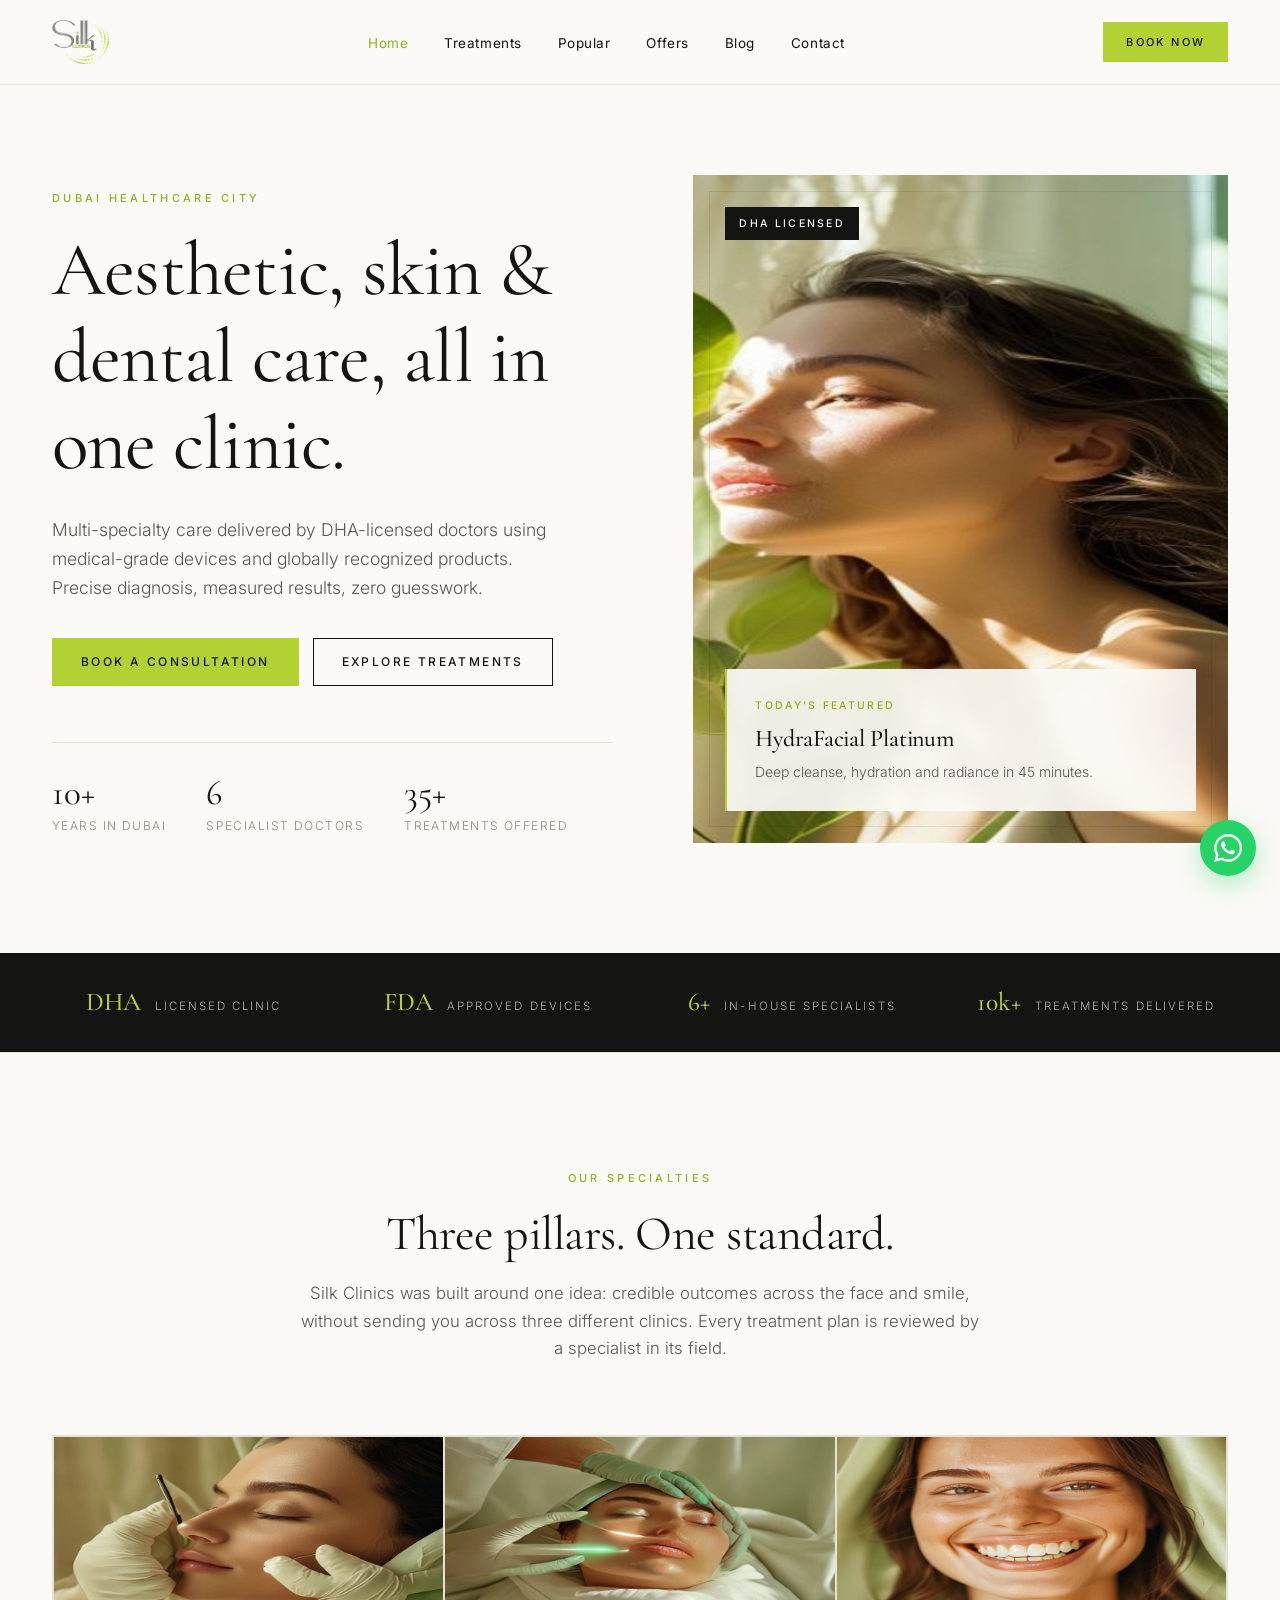
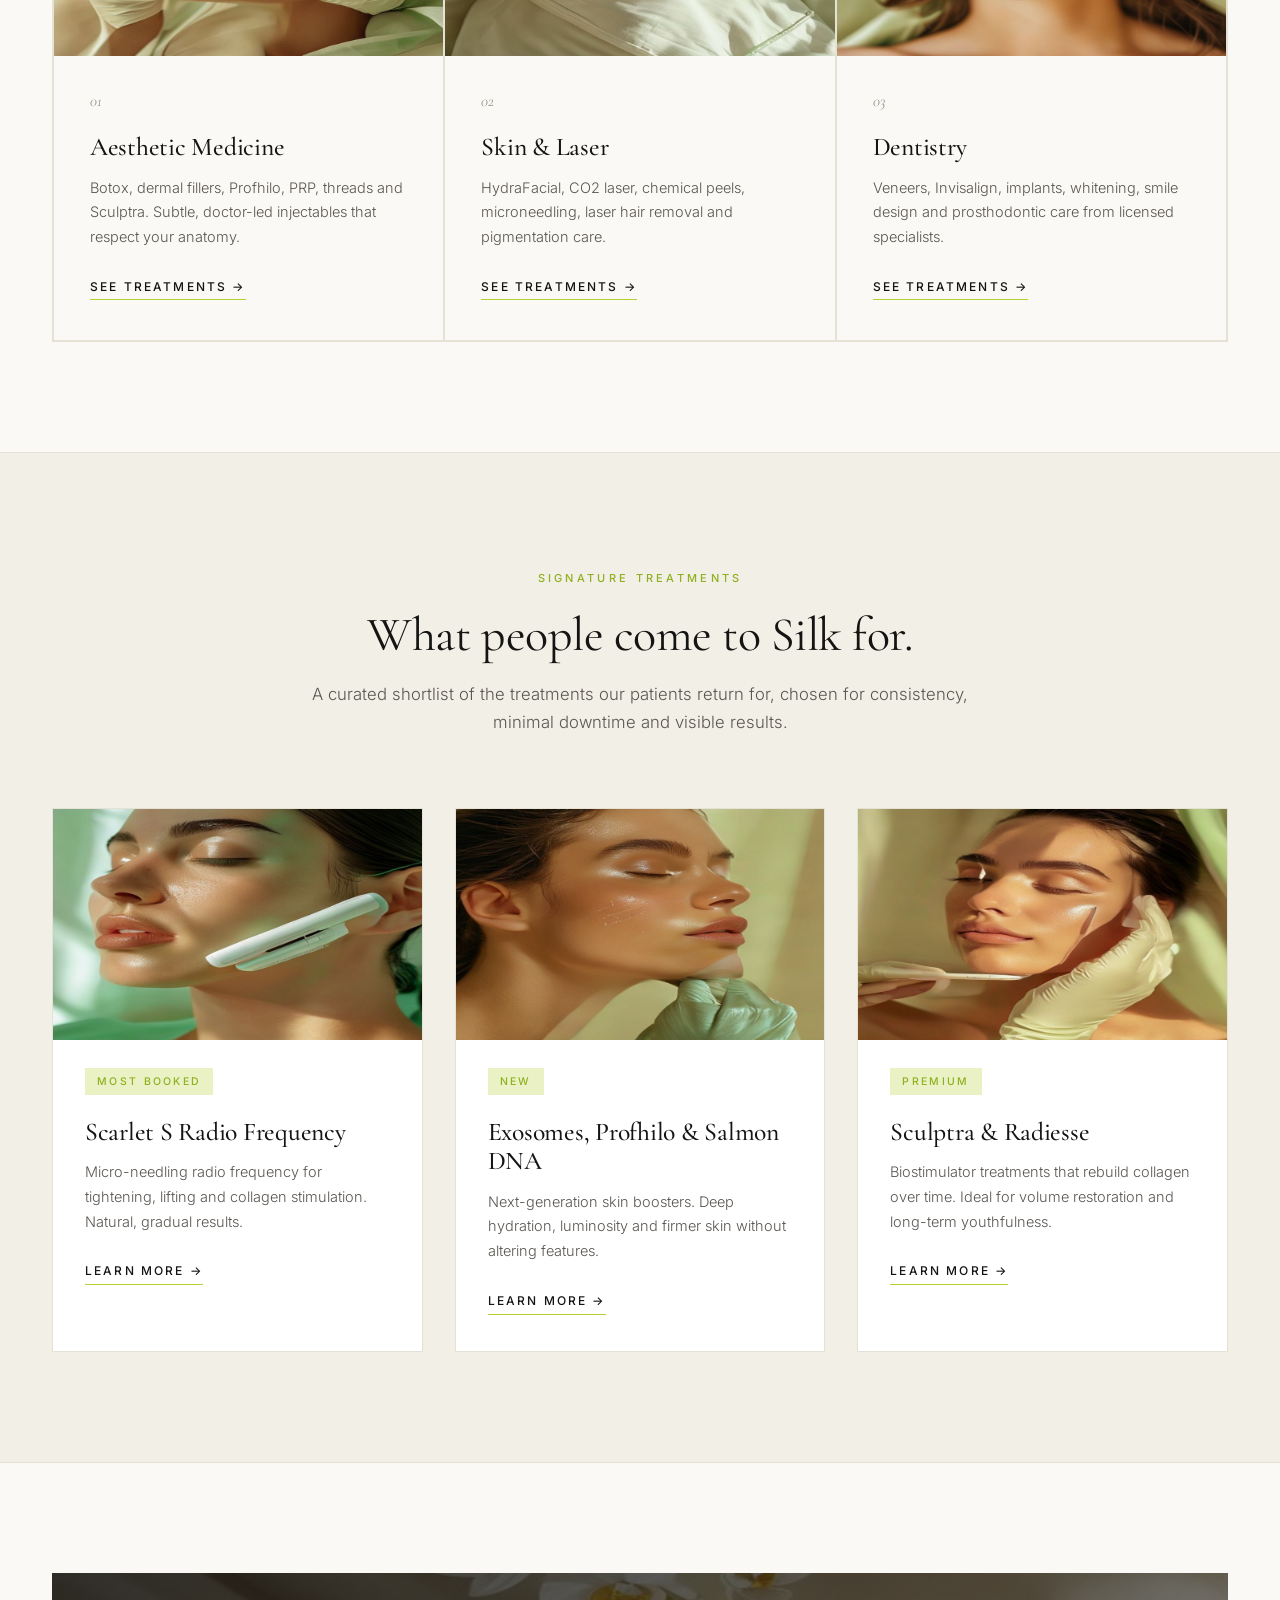
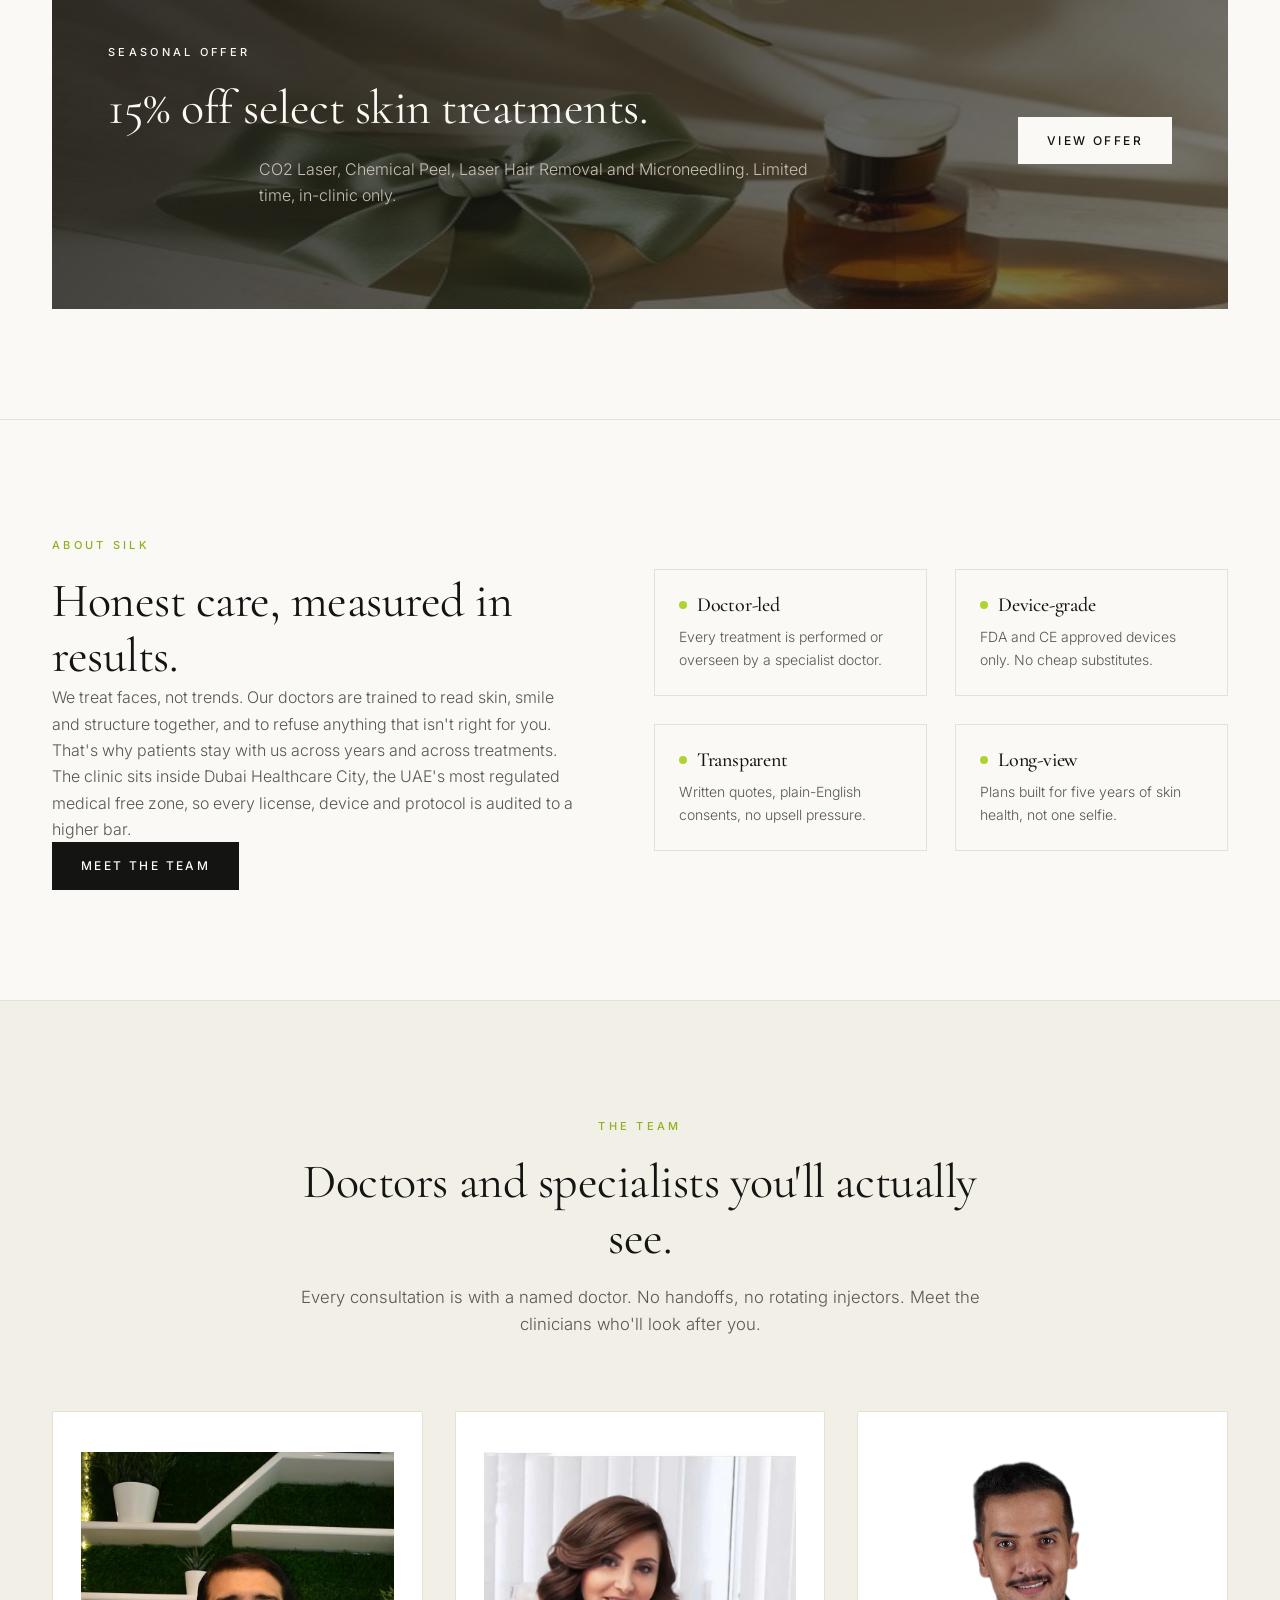
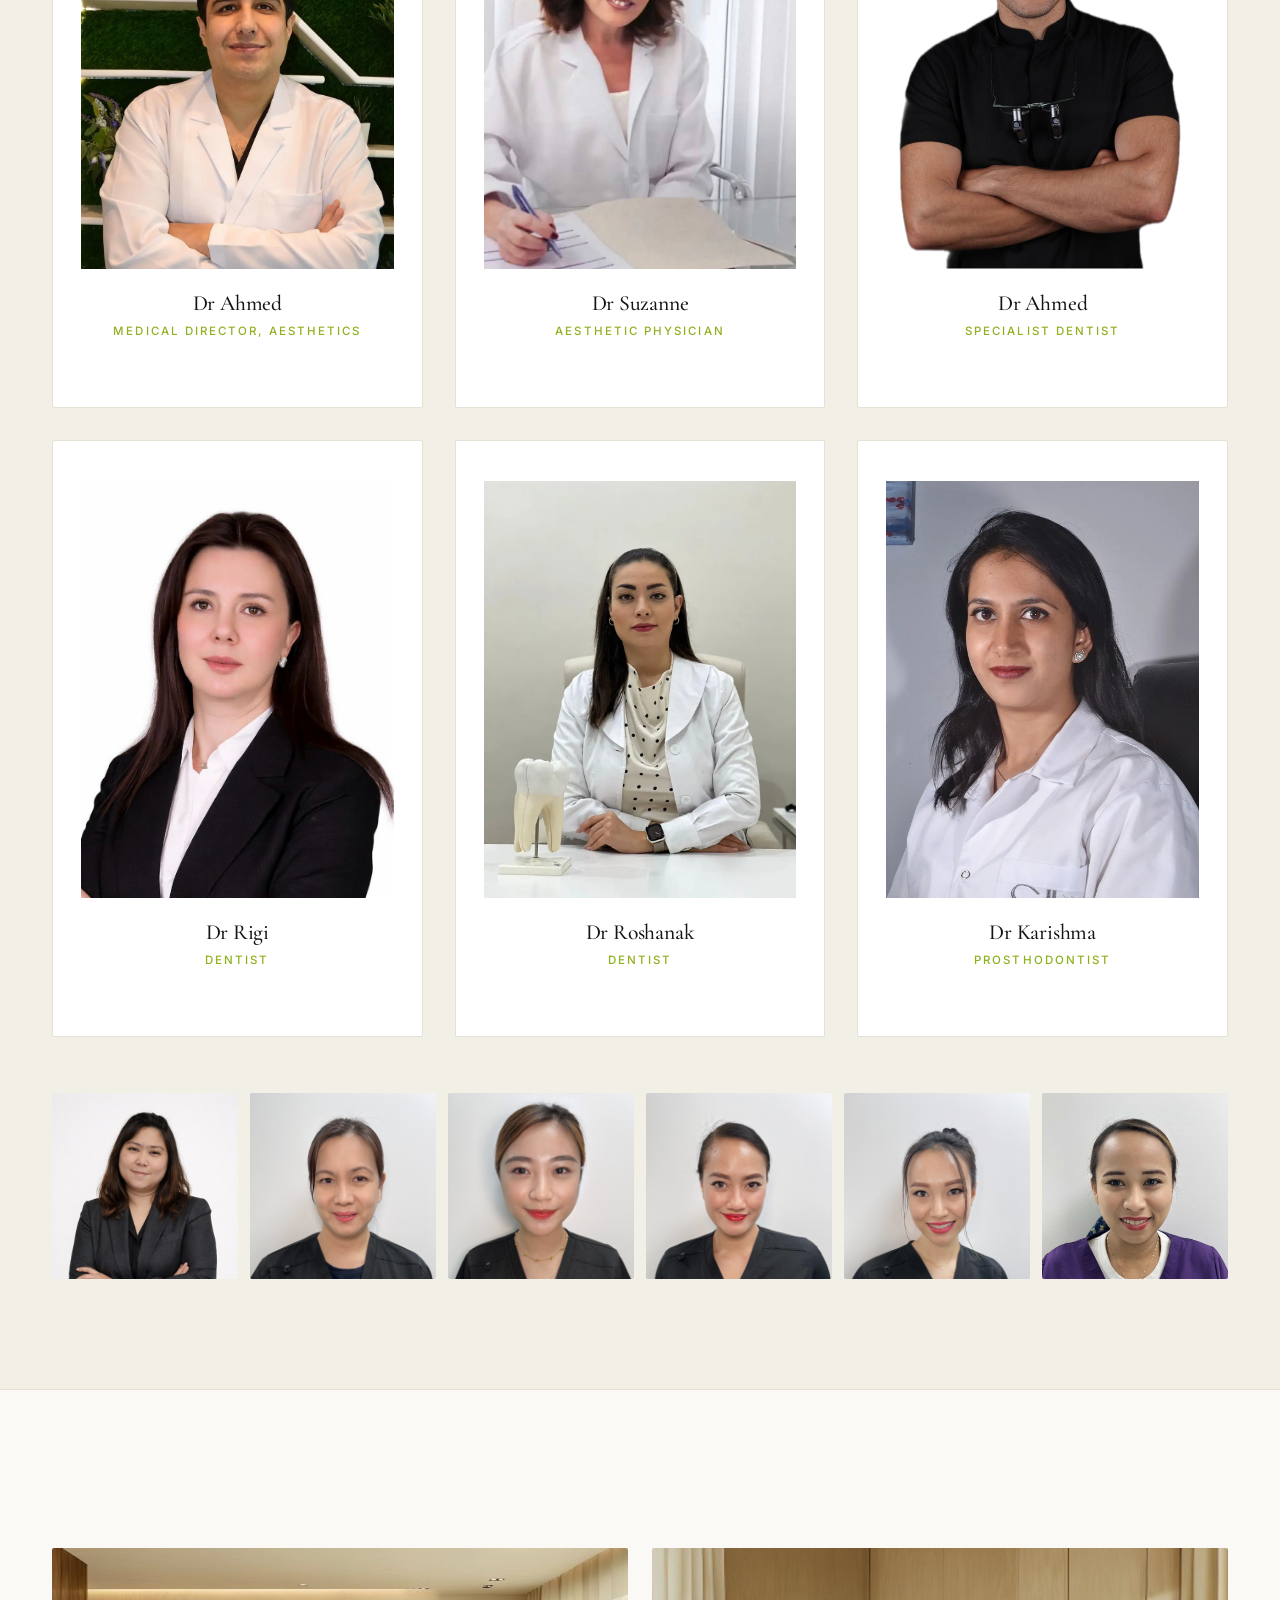
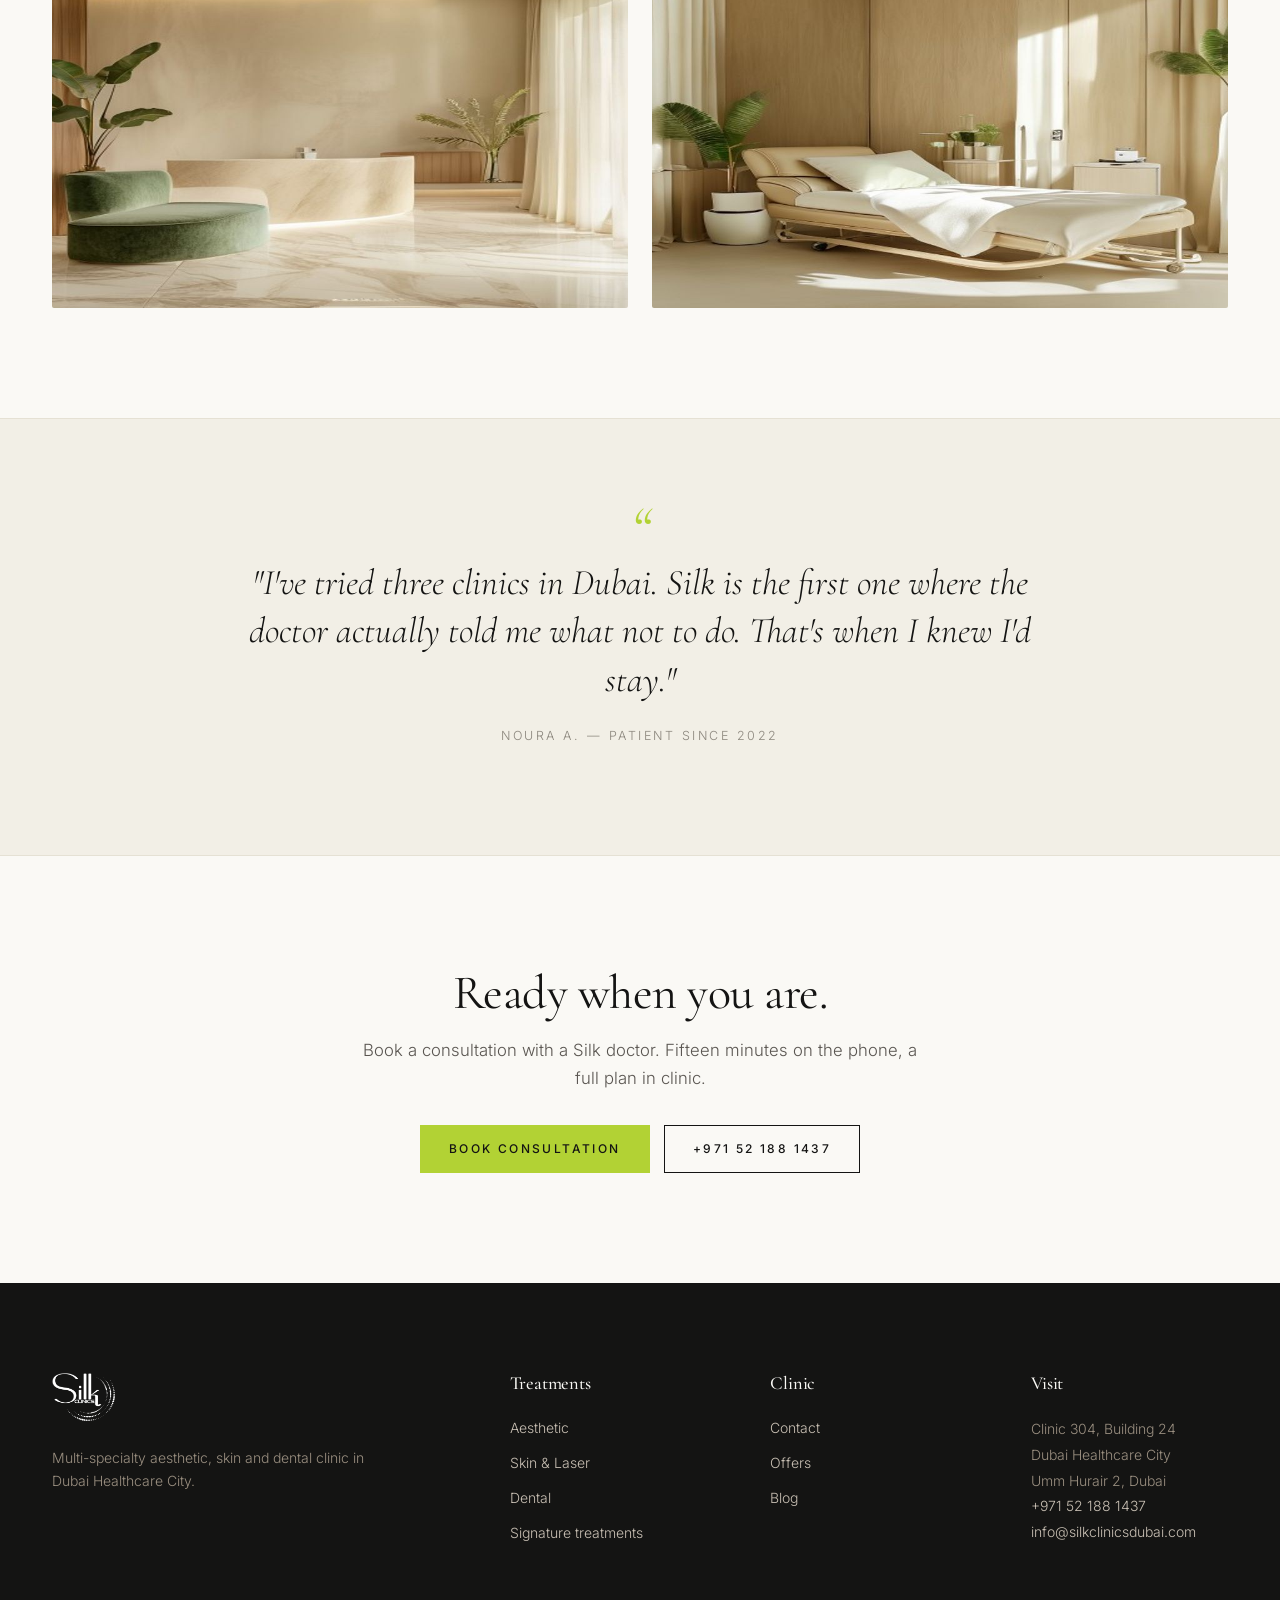
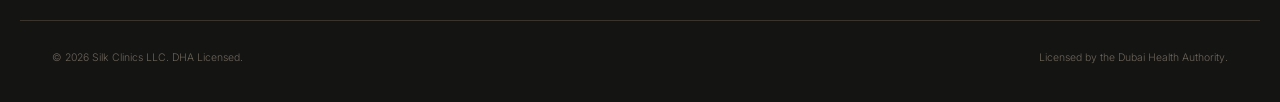
<file: index.html>
<!DOCTYPE html>
<html lang="en">
<head>
<meta charset="UTF-8">
<meta name="viewport" content="width=device-width, initial-scale=1.0">
<title>Silk Clinics Dubai | Aesthetic, Skin & Dental Clinic in Dubai Healthcare City</title>
<meta name="description" content="Silk Clinics is a multi-specialty aesthetic, skin and dental clinic in Dubai Healthcare City. Botox, fillers, HydraFacial, laser treatments, veneers and more from DHA-licensed doctors.">
<meta name="keywords" content="aesthetic clinic Dubai, skin clinic Dubai, dental clinic Dubai Healthcare City, botox Dubai, hydrafacial Dubai, veneers Dubai, laser hair removal Dubai">
<meta name="robots" content="index, follow, max-image-preview:large">
<link rel="canonical" href="https://silkclinicsdubai.com/">

<meta property="og:type" content="website">
<meta property="og:title" content="Silk Clinics Dubai | Aesthetic, Skin & Dental Clinic">
<meta property="og:description" content="Multi-specialty aesthetic, skin and dental care in Dubai Healthcare City. DHA-licensed doctors, clinical-grade results.">
<meta property="og:url" content="https://silkclinicsdubai.com/">
<meta property="og:site_name" content="Silk Clinics Dubai">
<meta property="og:locale" content="en_US">
<meta name="twitter:card" content="summary_large_image">
<meta name="twitter:title" content="Silk Clinics Dubai">
<meta name="twitter:description" content="Aesthetic, skin and dental care in Dubai Healthcare City.">

<link rel="preconnect" href="https://fonts.googleapis.com">
<link rel="preconnect" href="https://fonts.gstatic.com" crossorigin>
<link href="https://fonts.googleapis.com/css2?family=Cormorant+Garamond:wght@300;400;500;600&family=Inter:wght@300;400;500;600&display=swap" rel="stylesheet">
<link rel="stylesheet" href="styles.css?v=23">
<link rel="icon" type="image/png" href="images/real/Silk-logo-digital-3D.webp">

<script type="application/ld+json">
{
  "@context": "https://schema.org",
  "@type": "MedicalBusiness",
  "name": "Silk Clinics Dubai",
  "alternateName": "Silk Clinics",
  "image": "https://silkclinicsdubai.com/assets/silk-clinics-og.jpg",
  "url": "https://silkclinicsdubai.com/",
  "telephone": "+971521881437",
  "email": "info@silkclinicsdubai.com",
  "priceRange": "$$",
  "address": {
    "@type": "PostalAddress",
    "streetAddress": "Clinic 304, Building 24, Dubai Healthcare City",
    "addressLocality": "Umm Hurair 2",
    "addressRegion": "Dubai",
    "addressCountry": "AE"
  },
  "geo": {
    "@type": "GeoCoordinates",
    "latitude": 25.2285,
    "longitude": 55.3285
  },
  "openingHoursSpecification": [{
    "@type": "OpeningHoursSpecification",
    "dayOfWeek": ["Monday","Tuesday","Wednesday","Thursday","Saturday","Sunday"],
    "opens": "10:00",
    "closes": "20:00"
  }],
  "medicalSpecialty": ["Dermatology","Dentistry","CosmeticProcedure"],
  "sameAs": [
    "https://www.instagram.com/silkclinicsdubai"
  ]
}
</script>

<!-- Google Analytics -->
<script async src="https://www.googletagmanager.com/gtag/js?id=G-4FVXC5ELPM"></script>
<script>
  window.dataLayer = window.dataLayer || [];
  function gtag(){dataLayer.push(arguments);}
  gtag('js', new Date());
  gtag('config', 'G-4FVXC5ELPM');
</script>
</head>
<body>

<header class="site-header">
  <nav class="nav" aria-label="Primary">
    <a href="index.html" class="brand"><img src="images/real/Silk-logo-digital-3D.webp" alt="Silk Clinics logo" class="brand-logo"></a>
    <ul class="nav-links">
      <li><a href="index.html" class="active">Home</a></li>
      <li><a href="treatments.html">Treatments</a></li>
      <li><a href="popular-treatments.html">Popular</a></li>
      <li><a href="offers.html">Offers</a></li>
      <li><a href="blog.html">Blog</a></li>
      <li><a href="contact.html">Contact</a></li>
    </ul>
    <a href="contact.html" class="btn btn-primary nav-cta">Book Now</a>
    <button class="menu-toggle" aria-label="Toggle menu" aria-expanded="false">
      <span></span><span></span><span></span>
    </button>
  </nav>
</header>

<main>

<!-- ===== Hero ===== -->
<section class="hero">
  <div class="container hero-grid">
    <div class="hero-copy">
      <span class="eyebrow">Dubai Healthcare City</span>
      <h1>Aesthetic, skin & dental care, all in one clinic.</h1>
      <p class="hero-lead">Multi-specialty care delivered by DHA-licensed doctors using medical-grade devices and globally recognized products. Precise diagnosis, measured results, zero guesswork.</p>
      <div class="hero-actions">
        <a href="contact.html" class="btn btn-primary">Book a consultation</a>
        <a href="treatments.html" class="btn btn-ghost">Explore treatments</a>
      </div>
      <ul class="hero-meta">
        <li><strong>10+</strong><span>Years in Dubai</span></li>
        <li><strong>6</strong><span>Specialist doctors</span></li>
        <li><strong>35+</strong><span>Treatments offered</span></li>
      </ul>
    </div>
    <div class="hero-visual">
      <img src="images/generated/home-hero.jpg" alt="Woman with luminous skin at Silk Clinics Dubai" class="hero-image" loading="eager">
      <div class="hero-visual-inner">
        <div class="hv-badge">DHA Licensed</div>
        <div class="hv-card">
          <span class="hv-label">Today's featured</span>
          <h3>HydraFacial Platinum</h3>
          <p>Deep cleanse, hydration and radiance in 45 minutes.</p>
        </div>
      </div>
    </div>
  </div>
</section>

<!-- ===== Trust Strip ===== -->
<section class="trust-strip">
  <div class="container trust-grid">
    <div><strong>DHA</strong><span>Licensed clinic</span></div>
    <div><strong>FDA</strong><span>Approved devices</span></div>
    <div><strong>6+</strong><span>In-house specialists</span></div>
    <div><strong>10k+</strong><span>Treatments delivered</span></div>
  </div>
</section>

<!-- ===== Specialty Pillars ===== -->
<section class="section block">
  <div class="container">
    <div class="section-head">
      <span class="eyebrow">Our specialties</span>
      <h2>Three pillars. One standard.</h2>
      <p>Silk Clinics was built around one idea: credible outcomes across the face and smile, without sending you across three different clinics. Every treatment plan is reviewed by a specialist in its field.</p>
    </div>
    <div class="services-grid">
      <article class="service-card">
        <img src="images/generated/cat-aesthetic.jpg" alt="Aesthetic medicine at Silk Clinics" class="service-image" loading="lazy">
        <span class="service-index">01</span>
        <h3>Aesthetic Medicine</h3>
        <p>Botox, dermal fillers, Profhilo, PRP, threads and Sculptra. Subtle, doctor-led injectables that respect your anatomy.</p>
        <a href="treatments.html#aesthetic" class="link-arrow">See treatments</a>
      </article>
      <article class="service-card">
        <img src="images/generated/cat-skin.jpg" alt="Skin and laser treatments at Silk Clinics" class="service-image" loading="lazy">
        <span class="service-index">02</span>
        <h3>Skin & Laser</h3>
        <p>HydraFacial, CO2 laser, chemical peels, microneedling, laser hair removal and pigmentation care.</p>
        <a href="treatments.html#skin" class="link-arrow">See treatments</a>
      </article>
      <article class="service-card">
        <img src="images/generated/cat-dental.jpg" alt="Dentistry at Silk Clinics" class="service-image" loading="lazy">
        <span class="service-index">03</span>
        <h3>Dentistry</h3>
        <p>Veneers, Invisalign, implants, whitening, smile design and prosthodontic care from licensed specialists.</p>
        <a href="treatments.html#dental" class="link-arrow">See treatments</a>
      </article>
    </div>
  </div>
</section>

<!-- ===== Featured Treatments ===== -->
<section class="section block bg-alt">
  <div class="container">
    <div class="section-head">
      <span class="eyebrow">Signature treatments</span>
      <h2>What people come to Silk for.</h2>
      <p>A curated shortlist of the treatments our patients return for, chosen for consistency, minimal downtime and visible results.</p>
    </div>
    <div class="featured-grid">
      <article class="featured-card">
        <img src="images/generated/sig-scarlet.jpg" alt="Scarlet S Radio Frequency treatment" class="featured-image" loading="lazy">
        <div class="featured-tag">Most booked</div>
        <h3>Scarlet S Radio Frequency</h3>
        <p>Micro-needling radio frequency for tightening, lifting and collagen stimulation. Natural, gradual results.</p>
        <a href="popular-treatments.html#scarlet" class="link-arrow">Learn more</a>
      </article>
      <article class="featured-card">
        <img src="images/generated/sig-boosters.jpg" alt="Exosomes, Profhilo and Salmon DNA skin boosters" class="featured-image" loading="lazy">
        <div class="featured-tag">New</div>
        <h3>Exosomes, Profhilo & Salmon DNA</h3>
        <p>Next-generation skin boosters. Deep hydration, luminosity and firmer skin without altering features.</p>
        <a href="popular-treatments.html#boosters" class="link-arrow">Learn more</a>
      </article>
      <article class="featured-card">
        <img src="images/generated/sig-biostim.jpg" alt="Sculptra and Radiesse biostimulator treatments" class="featured-image" loading="lazy">
        <div class="featured-tag">Premium</div>
        <h3>Sculptra & Radiesse</h3>
        <p>Biostimulator treatments that rebuild collagen over time. Ideal for volume restoration and long-term youthfulness.</p>
        <a href="popular-treatments.html#biostimulators" class="link-arrow">Learn more</a>
      </article>
    </div>
  </div>
</section>

<!-- ===== Offer Banner ===== -->
<section class="section block">
  <div class="container">
    <div class="offer-banner" style="background-image:linear-gradient(135deg, rgba(20,20,19,0.82), rgba(20,20,19,0.55)), url('images/generated/offer-banner.jpg'); background-size:cover; background-position:center;">
      <div>
        <span class="eyebrow" style="color:var(--bg)">Seasonal offer</span>
        <h2>15% off select skin treatments.</h2>
        <p>CO2 Laser, Chemical Peel, Laser Hair Removal and Microneedling. Limited time, in-clinic only.</p>
      </div>
      <a href="offers.html" class="btn btn-light">View offer</a>
    </div>
  </div>
</section>

<!-- ===== About preview ===== -->
<section class="section block">
  <div class="container about-grid">
    <div>
      <span class="eyebrow">About Silk</span>
      <h2>Honest care, measured in results.</h2>
      <p>We treat faces, not trends. Our doctors are trained to read skin, smile and structure together, and to refuse anything that isn't right for you. That's why patients stay with us across years and across treatments.</p>
      <p>The clinic sits inside Dubai Healthcare City, the UAE's most regulated medical free zone, so every license, device and protocol is audited to a higher bar.</p>
      <a href="#team" class="btn btn-dark">Meet the team</a>
    </div>
    <div class="values-grid">
      <div class="value">
        <h4>Doctor-led</h4>
        <p>Every treatment is performed or overseen by a specialist doctor.</p>
      </div>
      <div class="value">
        <h4>Device-grade</h4>
        <p>FDA and CE approved devices only. No cheap substitutes.</p>
      </div>
      <div class="value">
        <h4>Transparent</h4>
        <p>Written quotes, plain-English consents, no upsell pressure.</p>
      </div>
      <div class="value">
        <h4>Long-view</h4>
        <p>Plans built for five years of skin health, not one selfie.</p>
      </div>
    </div>
  </div>
</section>

<!-- ===== Team ===== -->
<section class="section block bg-alt" id="team">
  <div class="container">
    <div class="section-head">
      <span class="eyebrow">The team</span>
      <h2>Doctors and specialists you'll actually see.</h2>
      <p>Every consultation is with a named doctor. No handoffs, no rotating injectors. Meet the clinicians who'll look after you.</p>
    </div>
    <div class="team-grid">
      <figure class="team-card">
        <img src="images/real/IMG_4073.webp" alt="Dr Ahmed, Medical Director at Silk Clinics" loading="lazy">
        <figcaption>
          <h4>Dr Ahmed</h4>
          <span>Medical Director, Aesthetics</span>
        </figcaption>
      </figure>
      <figure class="team-card">
        <img src="images/real/IMG_4084.webp" alt="Dr Suzanne, Aesthetic Physician at Silk Clinics" loading="lazy">
        <figcaption>
          <h4>Dr Suzanne</h4>
          <span>Aesthetic Physician</span>
        </figcaption>
      </figure>
      <figure class="team-card">
        <img src="images/real/Dr-Ahmed-Dentist-Pic-5.png" alt="Dr Ahmed, Dentist at Silk Clinics" loading="lazy">
        <figcaption>
          <h4>Dr Ahmed</h4>
          <span>Specialist Dentist</span>
        </figcaption>
      </figure>
      <figure class="team-card">
        <img src="images/real/Dr-Rigi-1.jpeg" alt="Dr Rigi, Dentist at Silk Clinics" loading="lazy">
        <figcaption>
          <h4>Dr Rigi</h4>
          <span>Dentist</span>
        </figcaption>
      </figure>
      <figure class="team-card">
        <img src="images/real/IMG_4076.webp" alt="Dr Roshanak, Dentist at Silk Clinics" loading="lazy">
        <figcaption>
          <h4>Dr Roshanak</h4>
          <span>Dentist</span>
        </figcaption>
      </figure>
      <figure class="team-card">
        <img src="images/real/IMG_6593.webp" alt="Dr Karishma, Prosthodontist at Silk Clinics" loading="lazy">
        <figcaption>
          <h4>Dr Karishma</h4>
          <span>Prosthodontist</span>
        </figcaption>
      </figure>
    </div>
    <div class="team-strip">
      <img src="images/real/Theresa-Pic-1.jpeg" alt="Theresa, Clinic Manager" loading="lazy">
      <img src="images/real/IMG_6518-1536x2048.jpg" alt="Silk Clinics team member" loading="lazy">
      <img src="images/real/IMG_6520-1536x2048.jpg" alt="Silk Clinics team member" loading="lazy">
      <img src="images/real/IMG_6590-1536x2048.jpg" alt="Silk Clinics team member" loading="lazy">
      <img src="images/real/IMG_6591-1536x2048.jpg" alt="Silk Clinics team member" loading="lazy">
      <img src="images/real/IMG_4082-scaled.webp" alt="Silk Clinics team member" loading="lazy">
    </div>
  </div>
</section>

<!-- ===== Clinic Interior ===== -->
<section class="section block">
  <div class="container">
    <div class="clinic-showcase">
      <img src="images/generated/clinic-interior.jpg" alt="Silk Clinics Dubai reception interior" loading="lazy">
      <img src="images/generated/treatment-room.jpg" alt="Silk Clinics treatment room" loading="lazy">
    </div>
  </div>
</section>

<!-- ===== Testimonial ===== -->
<section class="section block bg-alt">
  <div class="container">
    <blockquote class="testimonial">
      <p>"I've tried three clinics in Dubai. Silk is the first one where the doctor actually told me what <em>not</em> to do. That's when I knew I'd stay."</p>
      <footer>Noura A. — patient since 2022</footer>
    </blockquote>
  </div>
</section>

<!-- ===== Final CTA ===== -->
<section class="section block cta-block">
  <div class="container cta-inner">
    <h2>Ready when you are.</h2>
    <p>Book a consultation with a Silk doctor. Fifteen minutes on the phone, a full plan in clinic.</p>
    <div class="cta-actions">
      <a href="contact.html" class="btn btn-primary">Book consultation</a>
      <a href="tel:+971521881437" class="btn btn-ghost">+971 52 188 1437</a>
    </div>
  </div>
</section>

</main>

<!-- ===== Footer ===== -->
<footer class="site-footer">
  <div class="container footer-grid">
    <div class="footer-brand">
      <a href="index.html" class="brand brand-light"><img src="images/real/Silk-logo-digital-3D.webp" alt="Silk Clinics logo" class="brand-logo brand-logo-dark"></a>
      <p>Multi-specialty aesthetic, skin and dental clinic in Dubai Healthcare City.</p>
    </div>
    <div>
      <h4>Treatments</h4>
      <ul>
        <li><a href="treatments.html#aesthetic">Aesthetic</a></li>
        <li><a href="treatments.html#skin">Skin & Laser</a></li>
        <li><a href="treatments.html#dental">Dental</a></li>
        <li><a href="popular-treatments.html">Signature treatments</a></li>
      </ul>
    </div>
    <div>
      <h4>Clinic</h4>
      <ul>
        <li><a href="contact.html">Contact</a></li>
        <li><a href="offers.html">Offers</a></li>
        <li><a href="blog.html">Blog</a></li>
      </ul>
    </div>
    <div>
      <h4>Visit</h4>
      <address>
        Clinic 304, Building 24<br>
        Dubai Healthcare City<br>
        Umm Hurair 2, Dubai<br>
        <a href="tel:+971521881437">+971 52 188 1437</a><br>
        <a href="mailto:info@silkclinicsdubai.com">info@silkclinicsdubai.com</a>
      </address>
    </div>
  </div>
  <div class="footer-bottom container">
    <small>&copy; 2026 Silk Clinics LLC. DHA Licensed.</small>
    <small>Licensed by the Dubai Health Authority.</small>
  </div>
</footer>

<a href="https://wa.me/971521881437" class="whatsapp-float" aria-label="WhatsApp us">
  <svg xmlns="http://www.w3.org/2000/svg" viewBox="0 0 24 24" fill="currentColor" width="26" height="26"><path d="M20.52 3.48A11.93 11.93 0 0 0 12.04 0C5.46 0 .1 5.36.1 11.94c0 2.1.55 4.16 1.6 5.98L0 24l6.25-1.64a11.9 11.9 0 0 0 5.79 1.48h.01c6.58 0 11.94-5.36 11.94-11.94 0-3.19-1.24-6.19-3.47-8.42zM12.04 21.8h-.01a9.86 9.86 0 0 1-5.03-1.38l-.36-.21-3.71.97.99-3.61-.23-.37a9.83 9.83 0 0 1-1.52-5.26c0-5.46 4.45-9.9 9.92-9.9 2.65 0 5.14 1.03 7.01 2.9a9.84 9.84 0 0 1 2.9 7.02c0 5.47-4.44 9.92-9.92 9.92zm5.44-7.42c-.3-.15-1.76-.87-2.03-.97-.27-.1-.47-.15-.67.15s-.77.97-.94 1.17c-.17.2-.35.22-.64.07-.3-.15-1.26-.46-2.4-1.48-.89-.79-1.49-1.77-1.66-2.07-.17-.3-.02-.46.13-.6.13-.13.3-.34.45-.5.15-.17.2-.3.3-.5.1-.2.05-.37-.02-.52-.07-.15-.67-1.62-.92-2.22-.24-.58-.49-.5-.67-.51l-.57-.01c-.2 0-.5.07-.77.37-.27.3-1.02 1-1.02 2.42 0 1.42 1.05 2.8 1.2 3 .15.2 2.07 3.17 5.02 4.43.7.3 1.25.48 1.68.62.7.22 1.35.19 1.86.12.57-.08 1.76-.72 2-1.42.25-.7.25-1.3.17-1.42-.07-.12-.27-.2-.57-.35z"/></svg>
</a>

<div class="sticky-cta" aria-hidden="true">
  <a href="tel:+971521881437" class="sc-call">Call</a>
  <a href="contact.html" class="sc-book">Book a visit</a>
</div>

</body>
</html>
</file>
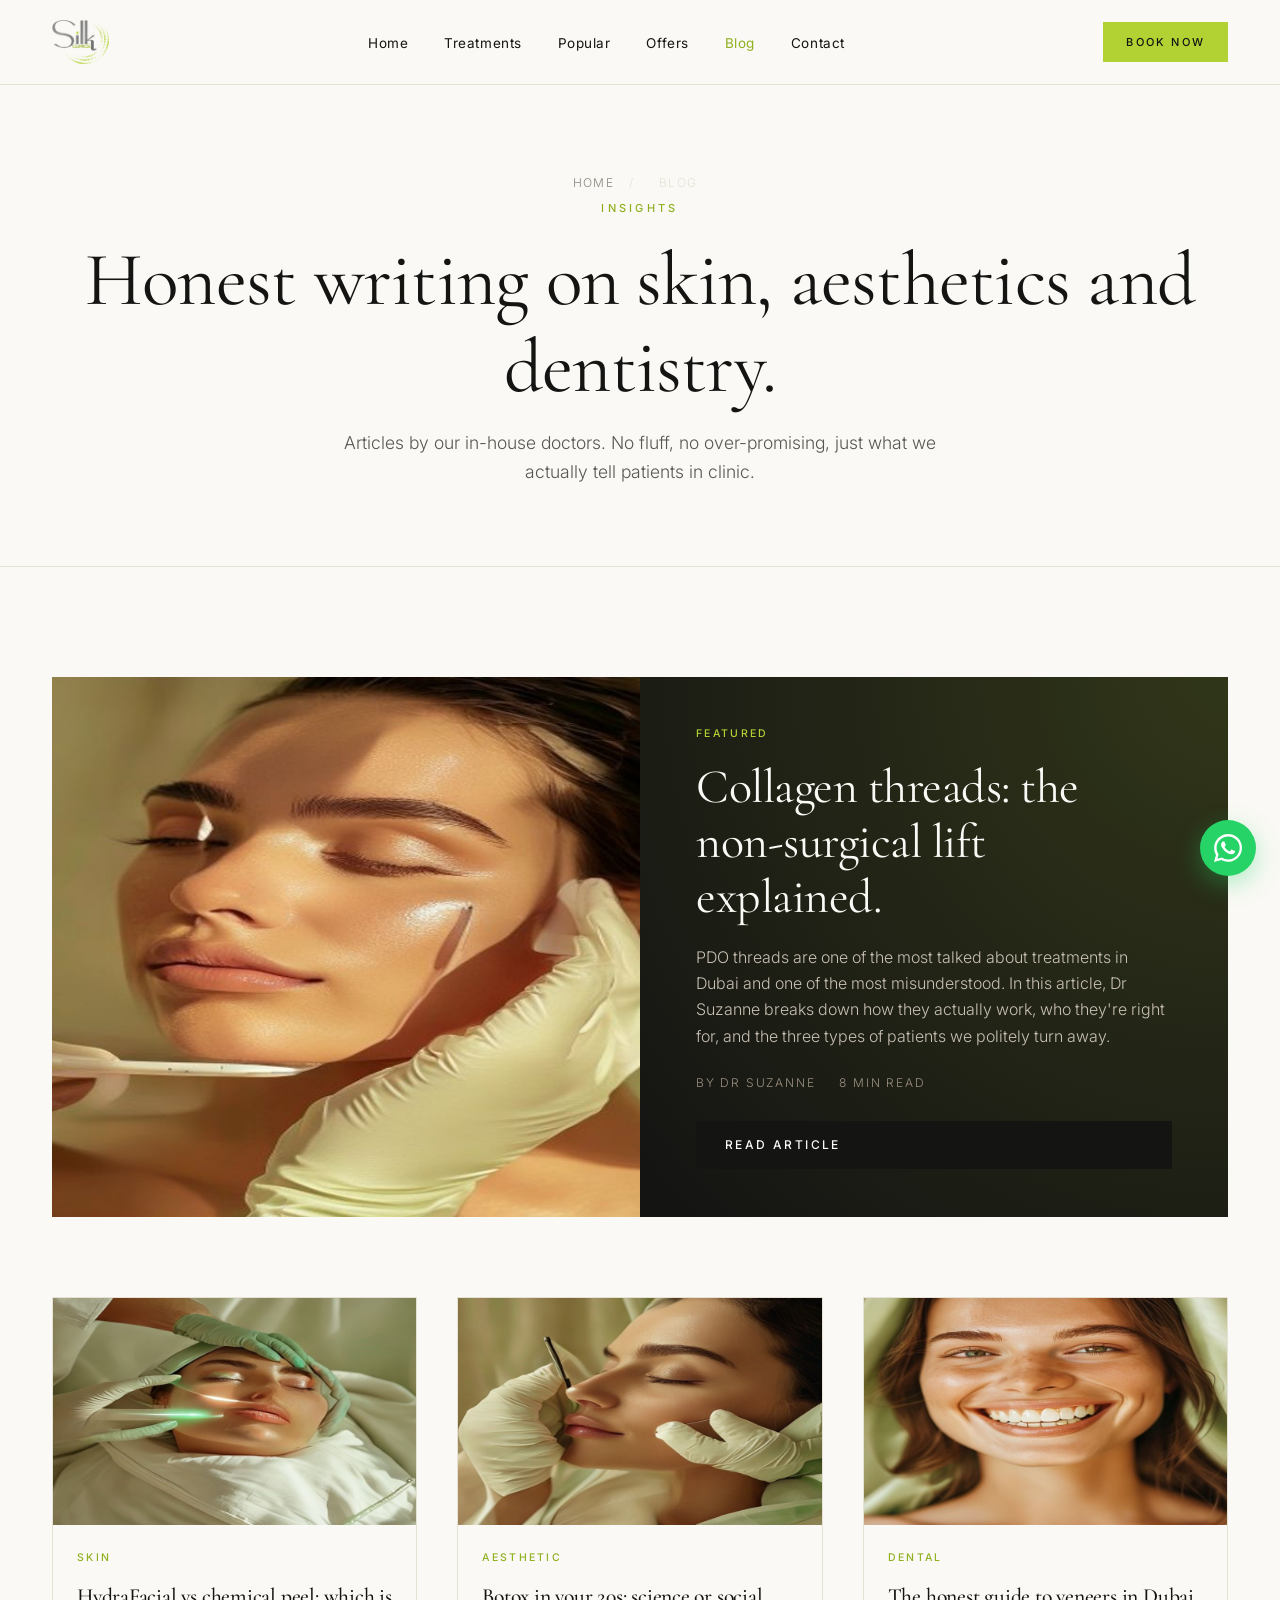
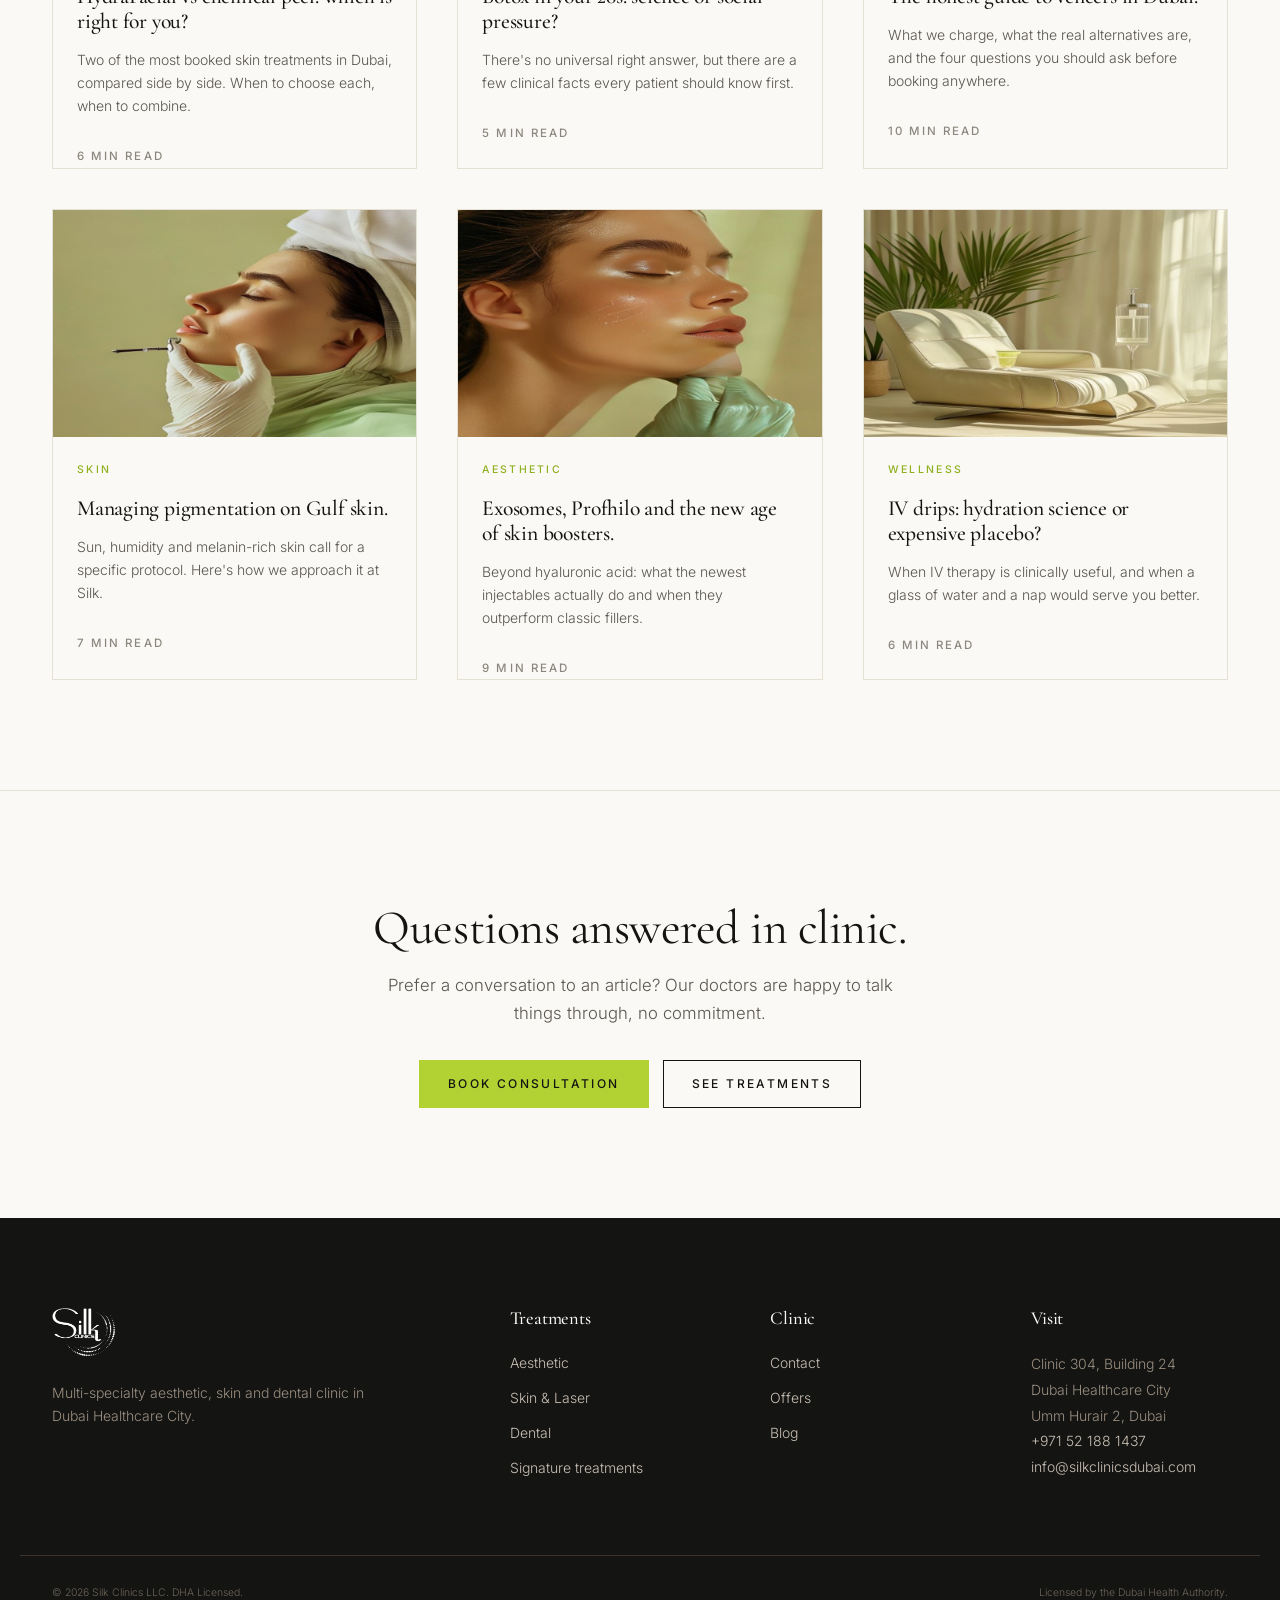
<file: blog.html>
<!DOCTYPE html>
<html lang="en">
<head>
<meta charset="UTF-8">
<meta name="viewport" content="width=device-width, initial-scale=1.0">
<title>Blog | Silk Clinics Dubai</title>
<meta name="description" content="Honest, doctor-written articles on skin, aesthetics and dentistry from the Silk Clinics team in Dubai Healthcare City.">
<meta name="robots" content="index, follow">
<link rel="canonical" href="https://silkclinicsdubai.com/blog/">

<link rel="preconnect" href="https://fonts.googleapis.com">
<link rel="preconnect" href="https://fonts.gstatic.com" crossorigin>
<link href="https://fonts.googleapis.com/css2?family=Cormorant+Garamond:wght@300;400;500;600&family=Inter:wght@300;400;500;600&display=swap" rel="stylesheet">
<link rel="stylesheet" href="styles.css?v=23">
<link rel="icon" type="image/png" href="images/real/Silk-logo-digital-3D.webp">
</head>
<body>

<header class="site-header">
  <nav class="nav" aria-label="Primary">
    <a href="index.html" class="brand"><img src="images/real/Silk-logo-digital-3D.webp" alt="Silk Clinics logo" class="brand-logo"></a>
    <ul class="nav-links">
      <li><a href="index.html">Home</a></li>
      <li><a href="treatments.html">Treatments</a></li>
      <li><a href="popular-treatments.html">Popular</a></li>
      <li><a href="offers.html">Offers</a></li>
      <li><a href="blog.html" class="active">Blog</a></li>
      <li><a href="contact.html">Contact</a></li>
    </ul>
    <a href="contact.html" class="btn btn-primary nav-cta">Book Now</a>
    <button class="menu-toggle" aria-label="Toggle menu" aria-expanded="false">
      <span></span><span></span><span></span>
    </button>
  </nav>
</header>

<main>

<section class="page-hero">
  <div class="container">
    <nav class="breadcrumbs" aria-label="Breadcrumb">
      <a href="index.html">Home</a> <span>/</span> <span>Blog</span>
    </nav>
    <span class="eyebrow">Insights</span>
    <h1>Honest writing on skin, aesthetics and dentistry.</h1>
    <p class="page-lead">Articles by our in-house doctors. No fluff, no over-promising, just what we actually tell patients in clinic.</p>
  </div>
</section>

<section class="section block">
  <div class="container">
    <article class="blog-feature">
      <img src="images/generated/sig-biostim.jpg" alt="PDO collagen threads article" class="blog-feature-image" loading="lazy">
      <div class="blog-feature-body">
        <span class="blog-tag">Featured</span>
        <h2>Collagen threads: the non-surgical lift explained.</h2>
        <p>PDO threads are one of the most talked about treatments in Dubai and one of the most misunderstood. In this article, Dr Suzanne breaks down how they actually work, who they're right for, and the three types of patients we politely turn away.</p>
        <div class="blog-meta">
          <span>By Dr Suzanne</span>
          <span>8 min read</span>
        </div>
        <a href="#" class="btn btn-dark">Read article</a>
      </div>
    </article>

    <div class="blog-grid">
      <article class="blog-card">
        <img src="images/generated/cat-skin.jpg" alt="HydraFacial vs chemical peel" class="blog-card-image" loading="lazy">
        <span class="blog-tag">Skin</span>
        <h3>HydraFacial vs chemical peel: which is right for you?</h3>
        <p>Two of the most booked skin treatments in Dubai, compared side by side. When to choose each, when to combine.</p>
        <span class="blog-read">6 min read</span>
      </article>
      <article class="blog-card">
        <img src="images/generated/cat-aesthetic.jpg" alt="Botox in your 20s" class="blog-card-image" loading="lazy">
        <span class="blog-tag">Aesthetic</span>
        <h3>Botox in your 20s: science or social pressure?</h3>
        <p>There's no universal right answer, but there are a few clinical facts every patient should know first.</p>
        <span class="blog-read">5 min read</span>
      </article>
      <article class="blog-card">
        <img src="images/generated/cat-dental.jpg" alt="Honest guide to veneers" class="blog-card-image" loading="lazy">
        <span class="blog-tag">Dental</span>
        <h3>The honest guide to veneers in Dubai.</h3>
        <p>What we charge, what the real alternatives are, and the four questions you should ask before booking anywhere.</p>
        <span class="blog-read">10 min read</span>
      </article>
      <article class="blog-card">
        <img src="images/generated/cat-injectables.jpg" alt="Pigmentation on Gulf skin" class="blog-card-image" loading="lazy">
        <span class="blog-tag">Skin</span>
        <h3>Managing pigmentation on Gulf skin.</h3>
        <p>Sun, humidity and melanin-rich skin call for a specific protocol. Here's how we approach it at Silk.</p>
        <span class="blog-read">7 min read</span>
      </article>
      <article class="blog-card">
        <img src="images/generated/sig-boosters.jpg" alt="Exosomes and Profhilo skin boosters" class="blog-card-image" loading="lazy">
        <span class="blog-tag">Aesthetic</span>
        <h3>Exosomes, Profhilo and the new age of skin boosters.</h3>
        <p>Beyond hyaluronic acid: what the newest injectables actually do and when they outperform classic fillers.</p>
        <span class="blog-read">9 min read</span>
      </article>
      <article class="blog-card">
        <img src="images/generated/cat-wellness.jpg" alt="IV drips guide" class="blog-card-image" loading="lazy">
        <span class="blog-tag">Wellness</span>
        <h3>IV drips: hydration science or expensive placebo?</h3>
        <p>When IV therapy is clinically useful, and when a glass of water and a nap would serve you better.</p>
        <span class="blog-read">6 min read</span>
      </article>
    </div>
  </div>
</section>

<section class="section block cta-block">
  <div class="container cta-inner">
    <h2>Questions answered in clinic.</h2>
    <p>Prefer a conversation to an article? Our doctors are happy to talk things through, no commitment.</p>
    <div class="cta-actions">
      <a href="contact.html" class="btn btn-primary">Book consultation</a>
      <a href="treatments.html" class="btn btn-ghost">See treatments</a>
    </div>
  </div>
</section>

</main>

<footer class="site-footer">
  <div class="container footer-grid">
    <div class="footer-brand">
      <a href="index.html" class="brand brand-light"><img src="images/real/Silk-logo-digital-3D.webp" alt="Silk Clinics logo" class="brand-logo brand-logo-dark"></a>
      <p>Multi-specialty aesthetic, skin and dental clinic in Dubai Healthcare City.</p>
    </div>
    <div>
      <h4>Treatments</h4>
      <ul>
        <li><a href="treatments.html#aesthetic">Aesthetic</a></li>
        <li><a href="treatments.html#skin">Skin & Laser</a></li>
        <li><a href="treatments.html#dental">Dental</a></li>
        <li><a href="popular-treatments.html">Signature treatments</a></li>
      </ul>
    </div>
    <div>
      <h4>Clinic</h4>
      <ul>
        <li><a href="contact.html">Contact</a></li>
        <li><a href="offers.html">Offers</a></li>
        <li><a href="blog.html">Blog</a></li>
      </ul>
    </div>
    <div>
      <h4>Visit</h4>
      <address>
        Clinic 304, Building 24<br>
        Dubai Healthcare City<br>
        Umm Hurair 2, Dubai<br>
        <a href="tel:+971521881437">+971 52 188 1437</a><br>
        <a href="mailto:info@silkclinicsdubai.com">info@silkclinicsdubai.com</a>
      </address>
    </div>
  </div>
  <div class="footer-bottom container">
    <small>&copy; 2026 Silk Clinics LLC. DHA Licensed.</small>
    <small>Licensed by the Dubai Health Authority.</small>
  </div>
</footer>

<a href="https://wa.me/971521881437" class="whatsapp-float" aria-label="WhatsApp us">
  <svg xmlns="http://www.w3.org/2000/svg" viewBox="0 0 24 24" fill="currentColor" width="26" height="26"><path d="M20.52 3.48A11.93 11.93 0 0 0 12.04 0C5.46 0 .1 5.36.1 11.94c0 2.1.55 4.16 1.6 5.98L0 24l6.25-1.64a11.9 11.9 0 0 0 5.79 1.48h.01c6.58 0 11.94-5.36 11.94-11.94 0-3.19-1.24-6.19-3.47-8.42zM12.04 21.8h-.01a9.86 9.86 0 0 1-5.03-1.38l-.36-.21-3.71.97.99-3.61-.23-.37a9.83 9.83 0 0 1-1.52-5.26c0-5.46 4.45-9.9 9.92-9.9 2.65 0 5.14 1.03 7.01 2.9a9.84 9.84 0 0 1 2.9 7.02c0 5.47-4.44 9.92-9.92 9.92zm5.44-7.42c-.3-.15-1.76-.87-2.03-.97-.27-.1-.47-.15-.67.15s-.77.97-.94 1.17c-.17.2-.35.22-.64.07-.3-.15-1.26-.46-2.4-1.48-.89-.79-1.49-1.77-1.66-2.07-.17-.3-.02-.46.13-.6.13-.13.3-.34.45-.5.15-.17.2-.3.3-.5.1-.2.05-.37-.02-.52-.07-.15-.67-1.62-.92-2.22-.24-.58-.49-.5-.67-.51l-.57-.01c-.2 0-.5.07-.77.37-.27.3-1.02 1-1.02 2.42 0 1.42 1.05 2.8 1.2 3 .15.2 2.07 3.17 5.02 4.43.7.3 1.25.48 1.68.62.7.22 1.35.19 1.86.12.57-.08 1.76-.72 2-1.42.25-.7.25-1.3.17-1.42-.07-.12-.27-.2-.57-.35z"/></svg>
</a>

<div class="sticky-cta" aria-hidden="true">
  <a href="tel:+971521881437" class="sc-call">Call</a>
  <a href="contact.html" class="sc-book">Book a visit</a>
</div>

</body>
</html>
</file>
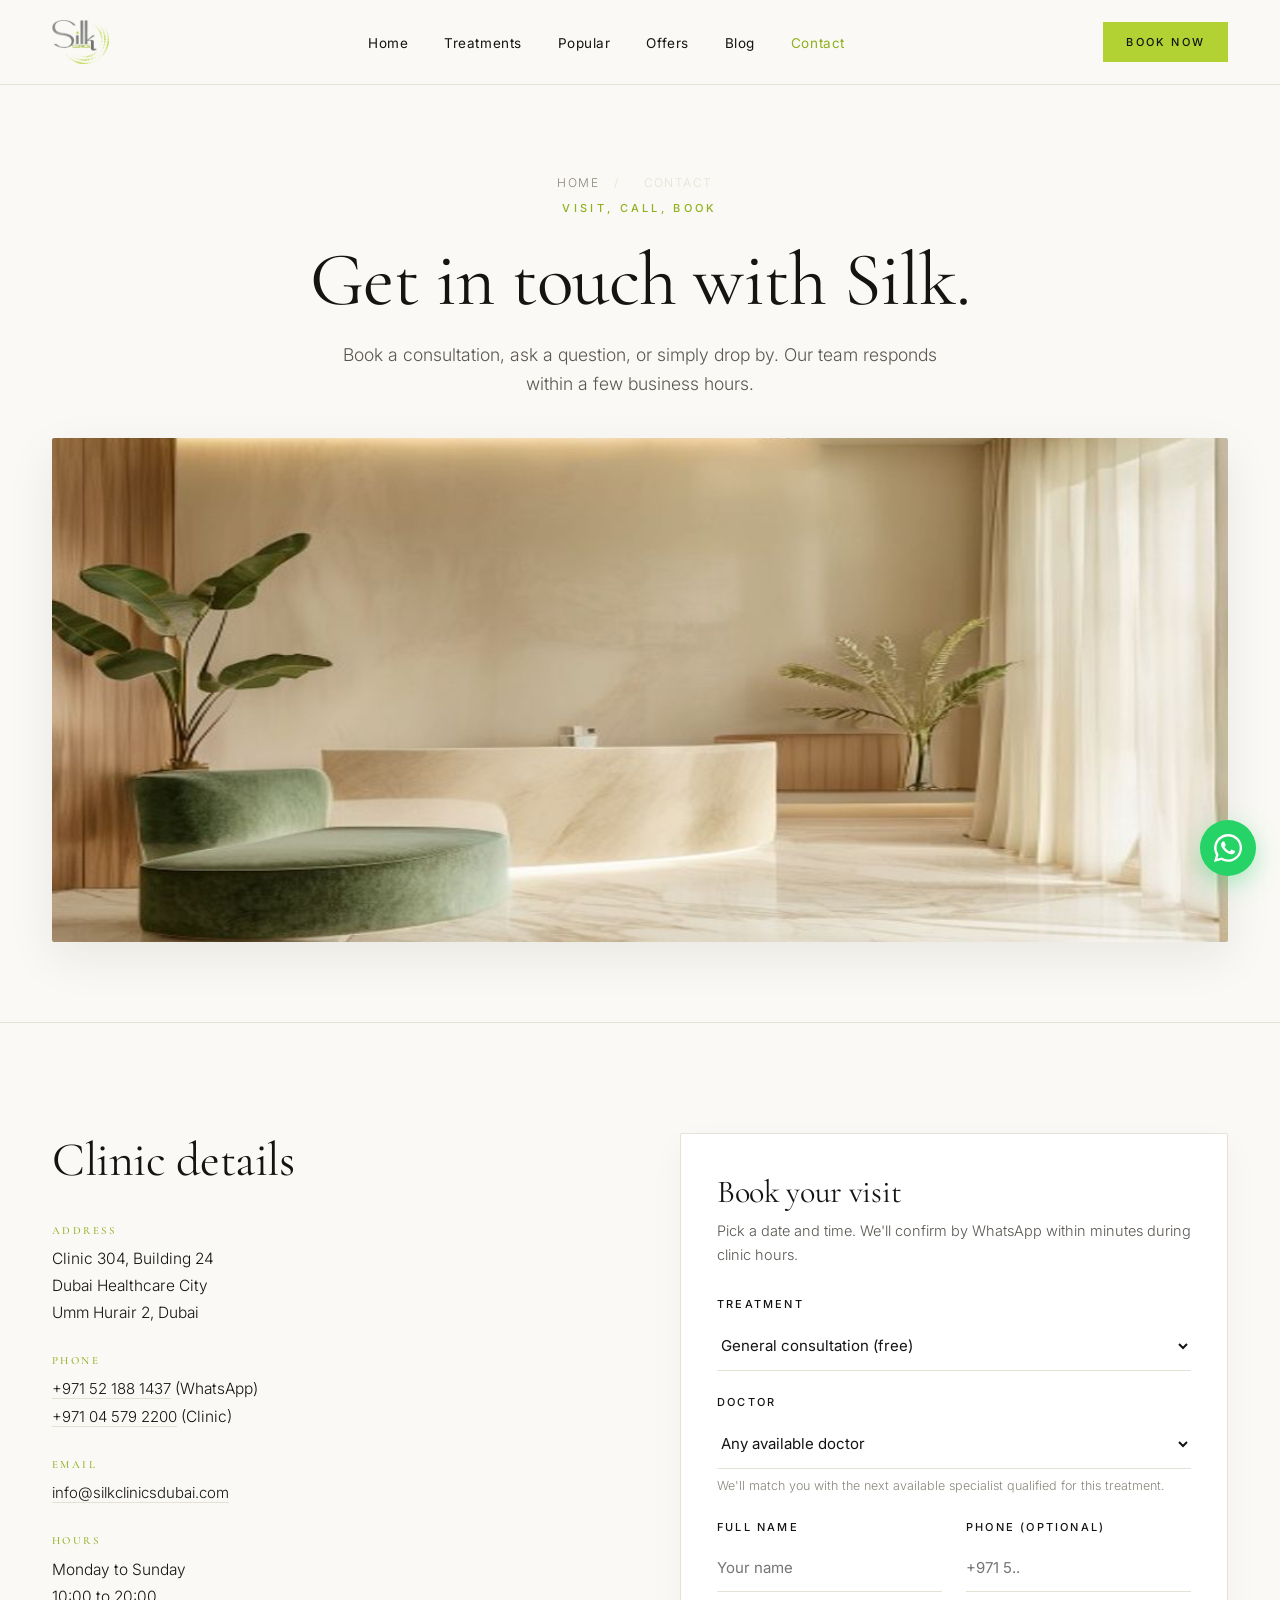
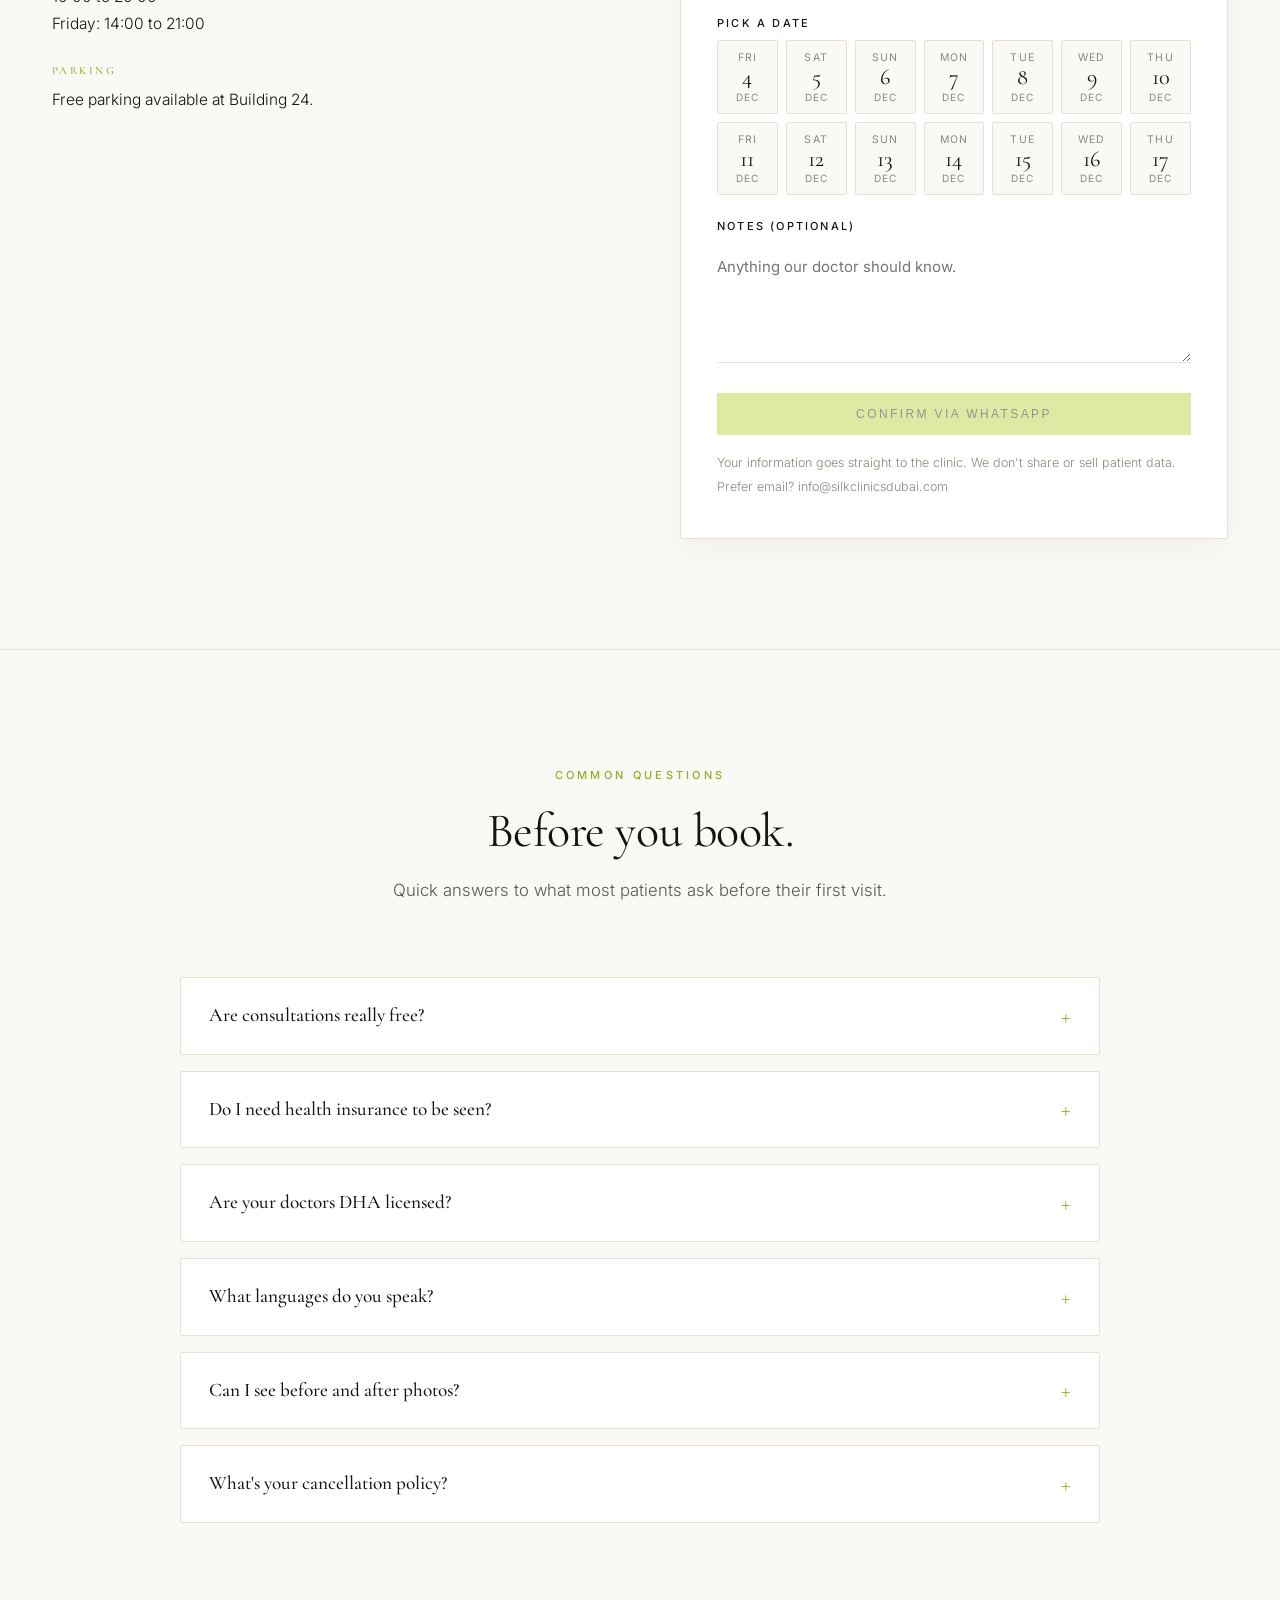
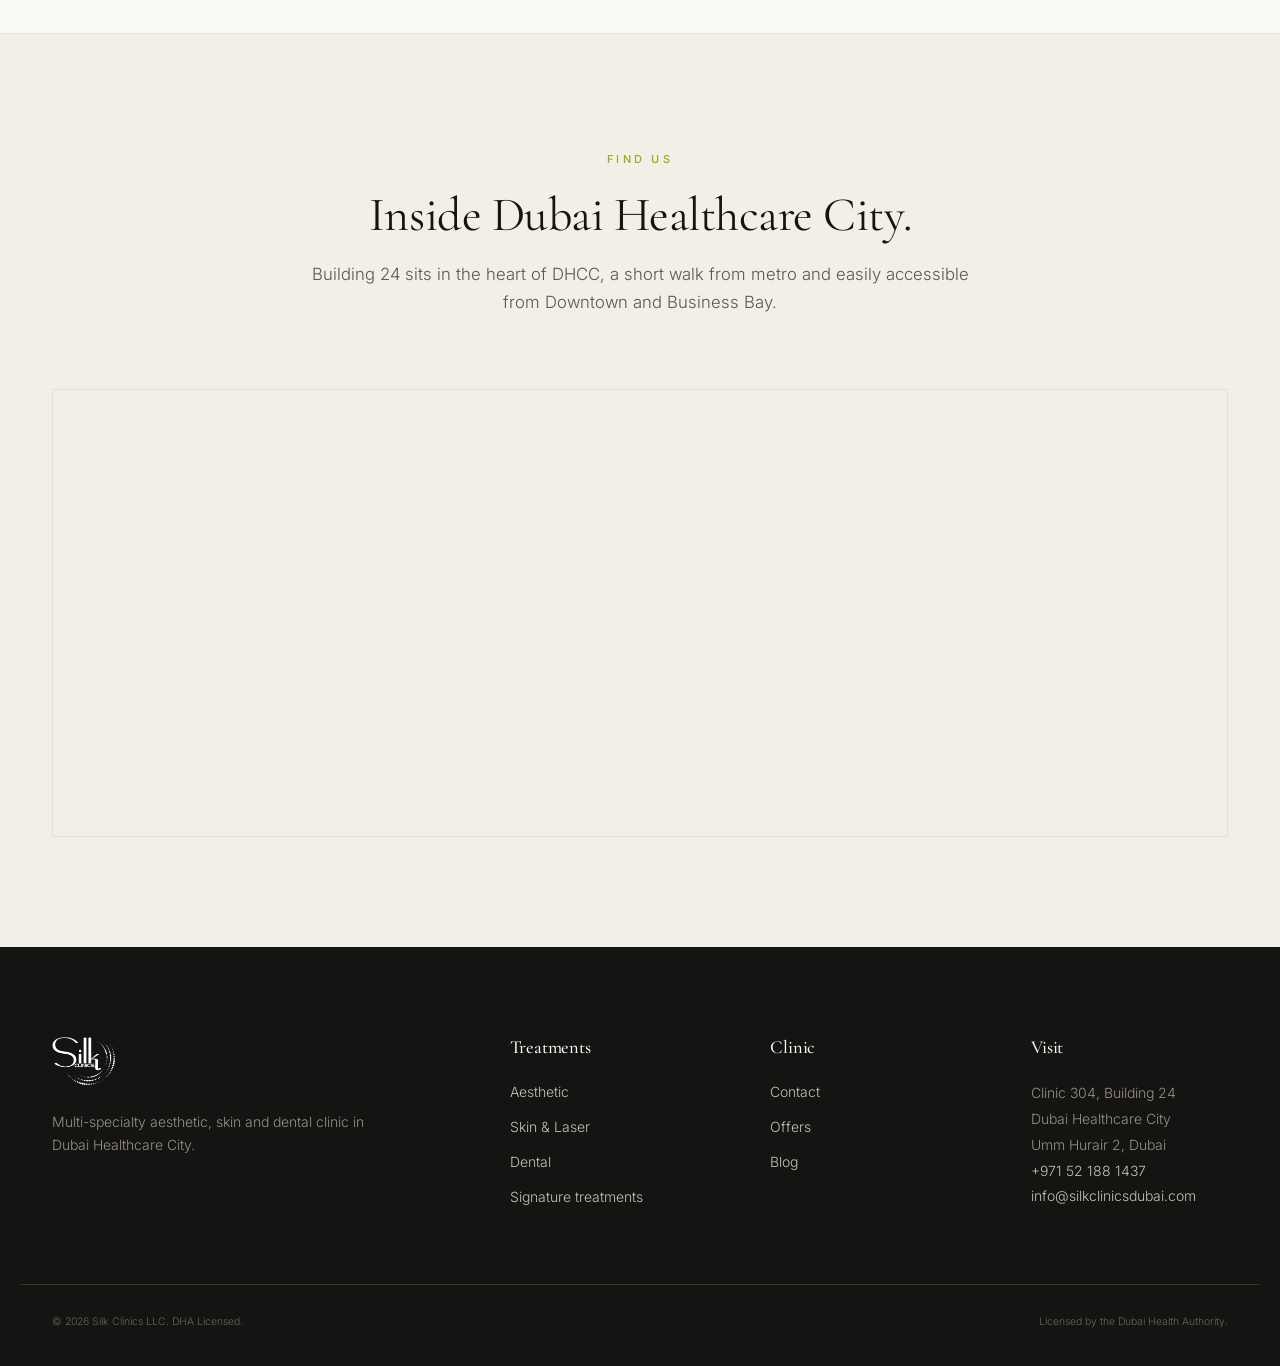
<file: contact.html>
<!DOCTYPE html>
<html lang="en">
<head>
<meta charset="UTF-8">
<meta name="viewport" content="width=device-width, initial-scale=1.0">
<title>Contact & Book | Silk Clinics Dubai Healthcare City</title>
<meta name="description" content="Book an appointment at Silk Clinics. Clinic 304, Building 24, Dubai Healthcare City. +971 52 188 1437. info@silkclinicsdubai.com.">
<meta name="robots" content="index, follow">
<link rel="canonical" href="https://silkclinicsdubai.com/contact/">

<link rel="preconnect" href="https://fonts.googleapis.com">
<link rel="preconnect" href="https://fonts.gstatic.com" crossorigin>
<link href="https://fonts.googleapis.com/css2?family=Cormorant+Garamond:wght@300;400;500;600&family=Inter:wght@300;400;500;600&display=swap" rel="stylesheet">
<link rel="stylesheet" href="styles.css?v=23">
<link rel="icon" type="image/png" href="images/real/Silk-logo-digital-3D.webp">
<meta property="og:title" content="Book a visit | Silk Clinics Dubai">
<meta property="og:description" content="Book a doctor-led consultation at Silk Clinics, Dubai Healthcare City. WhatsApp confirmation within minutes.">
<meta property="og:image" content="images/generated/clinic-interior.jpg">
<meta property="og:type" content="website">
</head>
<body>

<header class="site-header">
  <nav class="nav" aria-label="Primary">
    <a href="index.html" class="brand"><img src="images/real/Silk-logo-digital-3D.webp" alt="Silk Clinics logo" class="brand-logo"></a>
    <ul class="nav-links">
      <li><a href="index.html">Home</a></li>
      <li><a href="treatments.html">Treatments</a></li>
      <li><a href="popular-treatments.html">Popular</a></li>
      <li><a href="offers.html">Offers</a></li>
      <li><a href="blog.html">Blog</a></li>
      <li><a href="contact.html" class="active">Contact</a></li>
    </ul>
    <a href="contact.html" class="btn btn-primary nav-cta">Book Now</a>
    <button class="menu-toggle" aria-label="Toggle menu" aria-expanded="false">
      <span></span><span></span><span></span>
    </button>
  </nav>
</header>

<main>

<section class="page-hero">
  <div class="container">
    <nav class="breadcrumbs" aria-label="Breadcrumb">
      <a href="index.html">Home</a> <span>/</span> <span>Contact</span>
    </nav>
    <span class="eyebrow">Visit, call, book</span>
    <h1>Get in touch with Silk.</h1>
    <p class="page-lead">Book a consultation, ask a question, or simply drop by. Our team responds within a few business hours.</p>
    <img src="images/generated/clinic-interior.jpg" alt="Silk Clinics Dubai reception" class="page-hero-image" loading="eager">
  </div>
</section>

<section class="section block">
  <div class="container contact-grid">

    <div class="contact-info">
      <h2>Clinic details</h2>
      <div class="contact-item">
        <h4>Address</h4>
        <p>Clinic 304, Building 24<br>Dubai Healthcare City<br>Umm Hurair 2, Dubai</p>
      </div>
      <div class="contact-item">
        <h4>Phone</h4>
        <p>
          <a href="tel:+971521881437">+971 52 188 1437</a> (WhatsApp)<br>
          <a href="tel:+97145792200">+971 04 579 2200</a> (Clinic)
        </p>
      </div>
      <div class="contact-item">
        <h4>Email</h4>
        <p><a href="mailto:info@silkclinicsdubai.com">info@silkclinicsdubai.com</a></p>
      </div>
      <div class="contact-item">
        <h4>Hours</h4>
        <p>Monday to Sunday<br>10:00 to 20:00<br>Friday: 14:00 to 21:00</p>
      </div>
      <div class="contact-item">
        <h4>Parking</h4>
        <p>Free parking available at Building 24.</p>
      </div>
    </div>

    <div class="booking-widget">
      <h2>Book your visit</h2>
      <p class="booking-lead">Pick a date and time. We'll confirm by WhatsApp within minutes during clinic hours.</p>

      <div class="field">
        <label for="b-treatment">Treatment</label>
        <select id="b-treatment">
          <option value="General consultation">General consultation (free)</option>
          <option value="Botox">Botox</option>
          <option value="Dermal Fillers">Dermal Fillers</option>
          <option value="Profhilo">Profhilo</option>
          <option value="Exosomes">Exosomes</option>
          <option value="Scarlet S RF">Scarlet S RF microneedling</option>
          <option value="HydraFacial">HydraFacial</option>
          <option value="Chemical Peel">Chemical Peel</option>
          <option value="CO2 Laser">CO2 Laser</option>
          <option value="Microneedling">Microneedling</option>
          <option value="Laser Hair Removal">Laser Hair Removal</option>
          <option value="Veneers">Veneers</option>
          <option value="Invisalign">Invisalign</option>
          <option value="Teeth Whitening">Teeth Whitening</option>
          <option value="Dental Consultation">Dental Consultation</option>
        </select>
      </div>

      <div class="field">
        <label for="b-doctor">Doctor</label>
        <select id="b-doctor">
          <option value="Any available doctor">Any available doctor</option>
        </select>
        <p class="field-hint" id="doctorHint">We'll match you with the next available specialist.</p>
      </div>

      <div class="field-row">
        <div class="field">
          <label for="b-name">Full name</label>
          <input type="text" id="b-name" placeholder="Your name">
        </div>
        <div class="field">
          <label for="b-phone">Phone (optional)</label>
          <input type="tel" id="b-phone" placeholder="+971 5..">
        </div>
      </div>

      <div class="field">
        <label>Pick a date</label>
        <div class="date-strip" id="dateStrip" role="listbox" aria-label="Pick a date"></div>
      </div>

      <div class="field" id="timeBlock" hidden>
        <label>Pick a time</label>
        <div class="time-grid" id="timeGrid" role="listbox" aria-label="Pick a time"></div>
        <p class="hours-note" id="hoursNote"></p>
      </div>

      <div class="field">
        <label for="b-notes">Notes (optional)</label>
        <textarea id="b-notes" rows="3" placeholder="Anything our doctor should know."></textarea>
      </div>

      <button type="button" class="btn btn-primary full" id="bookBtn" disabled>Confirm via WhatsApp</button>
      <p class="form-note">Your information goes straight to the clinic. We don't share or sell patient data.</p>
      <p class="form-note alt">Prefer email? <a href="mailto:info@silkclinicsdubai.com?subject=Booking%20request">info@silkclinicsdubai.com</a></p>
    </div>

  </div>
</section>

<section class="section block">
  <div class="container">
    <div class="section-head">
      <span class="eyebrow">Common questions</span>
      <h2>Before you book.</h2>
      <p>Quick answers to what most patients ask before their first visit.</p>
    </div>
    <div class="faq-grid">
      <details class="faq-item">
        <summary>Are consultations really free?</summary>
        <div class="faq-body">Yes. Our doctors meet you, assess your goals, and give you an honest plan with no pressure to book a treatment that day. We only charge if you proceed with a clinical procedure.</div>
      </details>
      <details class="faq-item">
        <summary>Do I need health insurance to be seen?</summary>
        <div class="faq-body">No. Aesthetic and most cosmetic dental treatments are self-pay. For medical dental work, we accept most major UAE insurance providers. Bring your card and we'll verify coverage at reception.</div>
      </details>
      <details class="faq-item">
        <summary>Are your doctors DHA licensed?</summary>
        <div class="faq-body">Every clinician at Silk holds a current Dubai Health Authority license. The clinic itself is licensed and inspected by the DHA, which is required for any provider operating inside Dubai Healthcare City.</div>
      </details>
      <details class="faq-item">
        <summary>What languages do you speak?</summary>
        <div class="faq-body">English and Arabic are spoken by every doctor. We also have French, Hindi, Urdu, and Russian speaking team members on rotation. Tell us your preference when booking.</div>
      </details>
      <details class="faq-item">
        <summary>Can I see before and after photos?</summary>
        <div class="faq-body">Yes, in clinic. UAE regulations restrict where we can post patient before/after images publicly, so we share these in person during your consultation with the patient's written consent on file.</div>
      </details>
      <details class="faq-item">
        <summary>What's your cancellation policy?</summary>
        <div class="faq-body">Free cancellation up to 4 hours before your appointment via WhatsApp. We don't charge no-show fees on consultations. For booked treatments, a 50% deposit may apply on rescheduling within 24 hours.</div>
      </details>
    </div>
  </div>
</section>

<section class="section block bg-alt">
  <div class="container">
    <div class="section-head">
      <span class="eyebrow">Find us</span>
      <h2>Inside Dubai Healthcare City.</h2>
      <p>Building 24 sits in the heart of DHCC, a short walk from metro and easily accessible from Downtown and Business Bay.</p>
    </div>
    <div class="map-container">
      <iframe
        src="https://www.google.com/maps/embed?pb=!1m18!1m12!1m3!1d3612.5!2d55.328!3d25.228!2m3!1f0!2f0!3f0!3m2!1i1024!2i768!4f13.1!3m3!1m2!1s0x0%3A0x0!2sDubai+Healthcare+City!5e0!3m2!1sen!2sae!4v1700000000000"
        width="100%" height="420" style="border:0;"
        allowfullscreen="" loading="lazy"
        referrerpolicy="no-referrer-when-downgrade"
        title="Silk Clinics location map">
      </iframe>
    </div>
  </div>
</section>

</main>

<footer class="site-footer">
  <div class="container footer-grid">
    <div class="footer-brand">
      <a href="index.html" class="brand brand-light"><img src="images/real/Silk-logo-digital-3D.webp" alt="Silk Clinics logo" class="brand-logo brand-logo-dark"></a>
      <p>Multi-specialty aesthetic, skin and dental clinic in Dubai Healthcare City.</p>
    </div>
    <div>
      <h4>Treatments</h4>
      <ul>
        <li><a href="treatments.html#aesthetic">Aesthetic</a></li>
        <li><a href="treatments.html#skin">Skin & Laser</a></li>
        <li><a href="treatments.html#dental">Dental</a></li>
        <li><a href="popular-treatments.html">Signature treatments</a></li>
      </ul>
    </div>
    <div>
      <h4>Clinic</h4>
      <ul>
        <li><a href="contact.html">Contact</a></li>
        <li><a href="offers.html">Offers</a></li>
        <li><a href="blog.html">Blog</a></li>
      </ul>
    </div>
    <div>
      <h4>Visit</h4>
      <address>
        Clinic 304, Building 24<br>
        Dubai Healthcare City<br>
        Umm Hurair 2, Dubai<br>
        <a href="tel:+971521881437">+971 52 188 1437</a><br>
        <a href="mailto:info@silkclinicsdubai.com">info@silkclinicsdubai.com</a>
      </address>
    </div>
  </div>
  <div class="footer-bottom container">
    <small>&copy; 2026 Silk Clinics LLC. DHA Licensed.</small>
    <small>Licensed by the Dubai Health Authority.</small>
  </div>
</footer>

<a href="https://wa.me/971521881437" class="whatsapp-float" aria-label="WhatsApp us">
  <svg xmlns="http://www.w3.org/2000/svg" viewBox="0 0 24 24" fill="currentColor" width="26" height="26"><path d="M20.52 3.48A11.93 11.93 0 0 0 12.04 0C5.46 0 .1 5.36.1 11.94c0 2.1.55 4.16 1.6 5.98L0 24l6.25-1.64a11.9 11.9 0 0 0 5.79 1.48h.01c6.58 0 11.94-5.36 11.94-11.94 0-3.19-1.24-6.19-3.47-8.42zM12.04 21.8h-.01a9.86 9.86 0 0 1-5.03-1.38l-.36-.21-3.71.97.99-3.61-.23-.37a9.83 9.83 0 0 1-1.52-5.26c0-5.46 4.45-9.9 9.92-9.9 2.65 0 5.14 1.03 7.01 2.9a9.84 9.84 0 0 1 2.9 7.02c0 5.47-4.44 9.92-9.92 9.92zm5.44-7.42c-.3-.15-1.76-.87-2.03-.97-.27-.1-.47-.15-.67.15s-.77.97-.94 1.17c-.17.2-.35.22-.64.07-.3-.15-1.26-.46-2.4-1.48-.89-.79-1.49-1.77-1.66-2.07-.17-.3-.02-.46.13-.6.13-.13.3-.34.45-.5.15-.17.2-.3.3-.5.1-.2.05-.37-.02-.52-.07-.15-.67-1.62-.92-2.22-.24-.58-.49-.5-.67-.51l-.57-.01c-.2 0-.5.07-.77.37-.27.3-1.02 1-1.02 2.42 0 1.42 1.05 2.8 1.2 3 .15.2 2.07 3.17 5.02 4.43.7.3 1.25.48 1.68.62.7.22 1.35.19 1.86.12.57-.08 1.76-.72 2-1.42.25-.7.25-1.3.17-1.42-.07-.12-.27-.2-.57-.35z"/></svg>
</a>

<script>
(function () {
  var CLINIC_WA = "971521881437";
  var treatment = document.getElementById("b-treatment");
  var doctor = document.getElementById("b-doctor");
  var doctorHint = document.getElementById("doctorHint");
  var name = document.getElementById("b-name");
  var phone = document.getElementById("b-phone");
  var notes = document.getElementById("b-notes");
  var dateStrip = document.getElementById("dateStrip");
  var timeGrid = document.getElementById("timeGrid");
  var timeBlock = document.getElementById("timeBlock");
  var hoursNote = document.getElementById("hoursNote");
  var bookBtn = document.getElementById("bookBtn");
  var selectedDate = null, selectedTime = null;

  // Treatment to qualified doctors map (all lists are in recommended order)
  var AESTHETIC_DOCS = [
    { id: "Dr Ahmed (Aesthetics)", title: "Medical Director, Aesthetics" },
    { id: "Dr Suzanne", title: "Aesthetic Physician" }
  ];
  var DENTAL_DOCS = [
    { id: "Dr Ahmed (Dentistry)", title: "Specialist Dentist" },
    { id: "Dr Rigi", title: "Dentist" },
    { id: "Dr Roshanak", title: "Dentist" },
    { id: "Dr Karishma", title: "Prosthodontist" }
  ];
  var PROSTHO_DOCS = [
    { id: "Dr Ahmed (Dentistry)", title: "Specialist Dentist" },
    { id: "Dr Karishma", title: "Prosthodontist" }
  ];
  var GENERAL_DOCS = AESTHETIC_DOCS.concat(DENTAL_DOCS);

  var TREATMENT_DOCTORS = {
    "General consultation":    GENERAL_DOCS,
    "Botox":                   AESTHETIC_DOCS,
    "Dermal Fillers":          AESTHETIC_DOCS,
    "Profhilo":                AESTHETIC_DOCS,
    "Exosomes":                AESTHETIC_DOCS,
    "Scarlet S RF":            AESTHETIC_DOCS,
    "HydraFacial":             AESTHETIC_DOCS,
    "Chemical Peel":           AESTHETIC_DOCS,
    "CO2 Laser":               AESTHETIC_DOCS,
    "Microneedling":           AESTHETIC_DOCS,
    "Laser Hair Removal":      AESTHETIC_DOCS,
    "Veneers":                 PROSTHO_DOCS,
    "Invisalign":              DENTAL_DOCS,
    "Teeth Whitening":         DENTAL_DOCS,
    "Dental Consultation":     DENTAL_DOCS
  };

  function rebuildDoctors() {
    var list = TREATMENT_DOCTORS[treatment.value] || GENERAL_DOCS;
    var prev = doctor.value;
    doctor.innerHTML = "";
    var any = document.createElement("option");
    any.value = "Any available doctor";
    any.textContent = "Any available doctor";
    doctor.appendChild(any);
    list.forEach(function (d) {
      var o = document.createElement("option");
      o.value = d.id;
      o.textContent = d.id + " — " + d.title;
      doctor.appendChild(o);
    });
    // Keep previous selection if still valid
    var stillValid = [].some.call(doctor.options, function (o) { return o.value === prev; });
    doctor.value = stillValid ? prev : "Any available doctor";
    updateDoctorHint();
  }

  function updateDoctorHint() {
    if (doctor.value === "Any available doctor") {
      doctorHint.textContent = "We'll match you with the next available specialist qualified for this treatment.";
    } else {
      var opt = doctor.options[doctor.selectedIndex];
      doctorHint.textContent = "You'll be seen by " + opt.textContent + ".";
    }
  }

  treatment.addEventListener("change", rebuildDoctors);
  doctor.addEventListener("change", updateDoctorHint);

  // Hours: Mon-Thu, Sat, Sun 10:00 to 20:00; Fri 14:00 to 21:00
  function slotsFor(date) {
    var day = date.getDay(); // 0 Sun .. 6 Sat
    if (day === 5) return { start: 14, end: 21, label: "Friday hours: 14:00 to 21:00" };
    return { start: 10, end: 20, label: "Hours: 10:00 to 20:00" };
  }

  function buildDates() {
    var today = new Date(); today.setHours(0,0,0,0);
    var days = ["Sun","Mon","Tue","Wed","Thu","Fri","Sat"];
    var months = ["Jan","Feb","Mar","Apr","May","Jun","Jul","Aug","Sep","Oct","Nov","Dec"];
    for (var i = 0; i < 14; i++) {
      var d = new Date(today.getTime());
      d.setDate(today.getDate() + i);
      var btn = document.createElement("button");
      btn.type = "button";
      btn.className = "date-chip";
      btn.dataset.iso = d.toISOString().slice(0,10);
      btn.innerHTML = '<span class="d-day">' + days[d.getDay()] + '</span>' +
                      '<span class="d-num">' + d.getDate() + '</span>' +
                      '<span class="d-mon">' + months[d.getMonth()] + '</span>';
      btn.addEventListener("click", function (ev) { pickDate(this, ev); });
      dateStrip.appendChild(btn);
    }
  }

  function pickDate(btn) {
    [].forEach.call(document.querySelectorAll(".date-chip"), function (c) { c.classList.remove("active"); });
    btn.classList.add("active");
    selectedDate = btn.dataset.iso;
    buildTimes(new Date(selectedDate + "T00:00:00"));
    timeBlock.hidden = false;
    selectedTime = null; updateBtn();
  }

  function buildTimes(d) {
    timeGrid.innerHTML = "";
    var h = slotsFor(d);
    hoursNote.textContent = h.label;
    for (var hour = h.start; hour < h.end; hour++) {
      [0, 30].forEach(function (mm) {
        var t = String(hour).padStart(2,"0") + ":" + String(mm).padStart(2,"0");
        var b = document.createElement("button");
        b.type = "button";
        b.className = "time-chip";
        b.textContent = t;
        b.addEventListener("click", function () {
          [].forEach.call(document.querySelectorAll(".time-chip"), function (c) { c.classList.remove("active"); });
          this.classList.add("active");
          selectedTime = this.textContent;
          updateBtn();
        });
        timeGrid.appendChild(b);
      });
    }
  }

  function updateBtn() {
    bookBtn.disabled = !(selectedDate && selectedTime);
  }

  bookBtn.addEventListener("click", function () {
    if (!selectedDate || !selectedTime) return;
    var msg =
      "Hi Silk Clinics, I would like to book an appointment.\n\n" +
      "Treatment: " + treatment.value + "\n" +
      "Doctor: " + doctor.value + "\n" +
      "Date: " + selectedDate + "\n" +
      "Time: " + selectedTime + "\n" +
      (name.value ? "Name: " + name.value + "\n" : "") +
      (phone.value ? "Phone: " + phone.value + "\n" : "") +
      (notes.value ? "Notes: " + notes.value + "\n" : "") +
      "\nPlease confirm availability. Thank you.";
    var url = "https://wa.me/" + CLINIC_WA + "?text=" + encodeURIComponent(msg);
    window.open(url, "_blank");
  });

  rebuildDoctors();
  buildDates();
})();
</script>
<div class="sticky-cta" aria-hidden="true">
  <a href="tel:+971521881437" class="sc-call">Call</a>
  <a href="contact.html" class="sc-book">Book a visit</a>
</div>

</body>
</html>
</file>
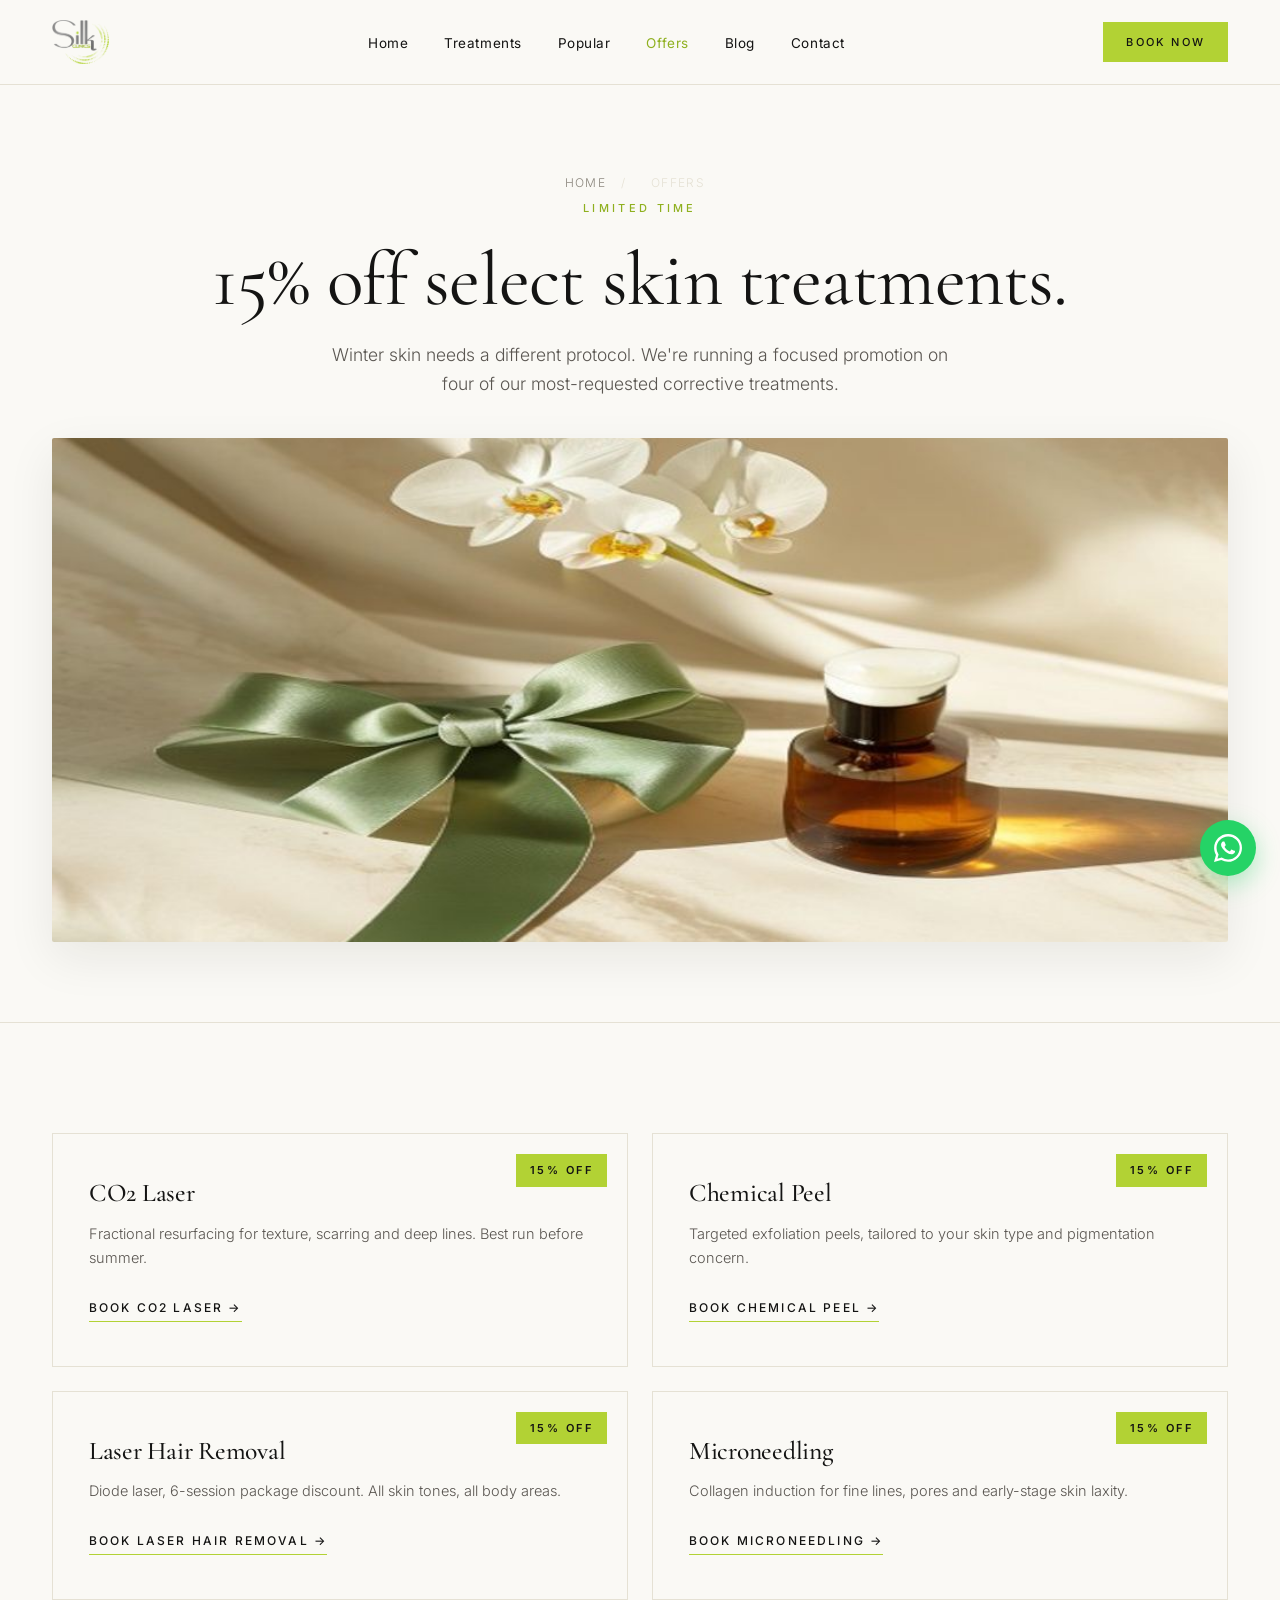
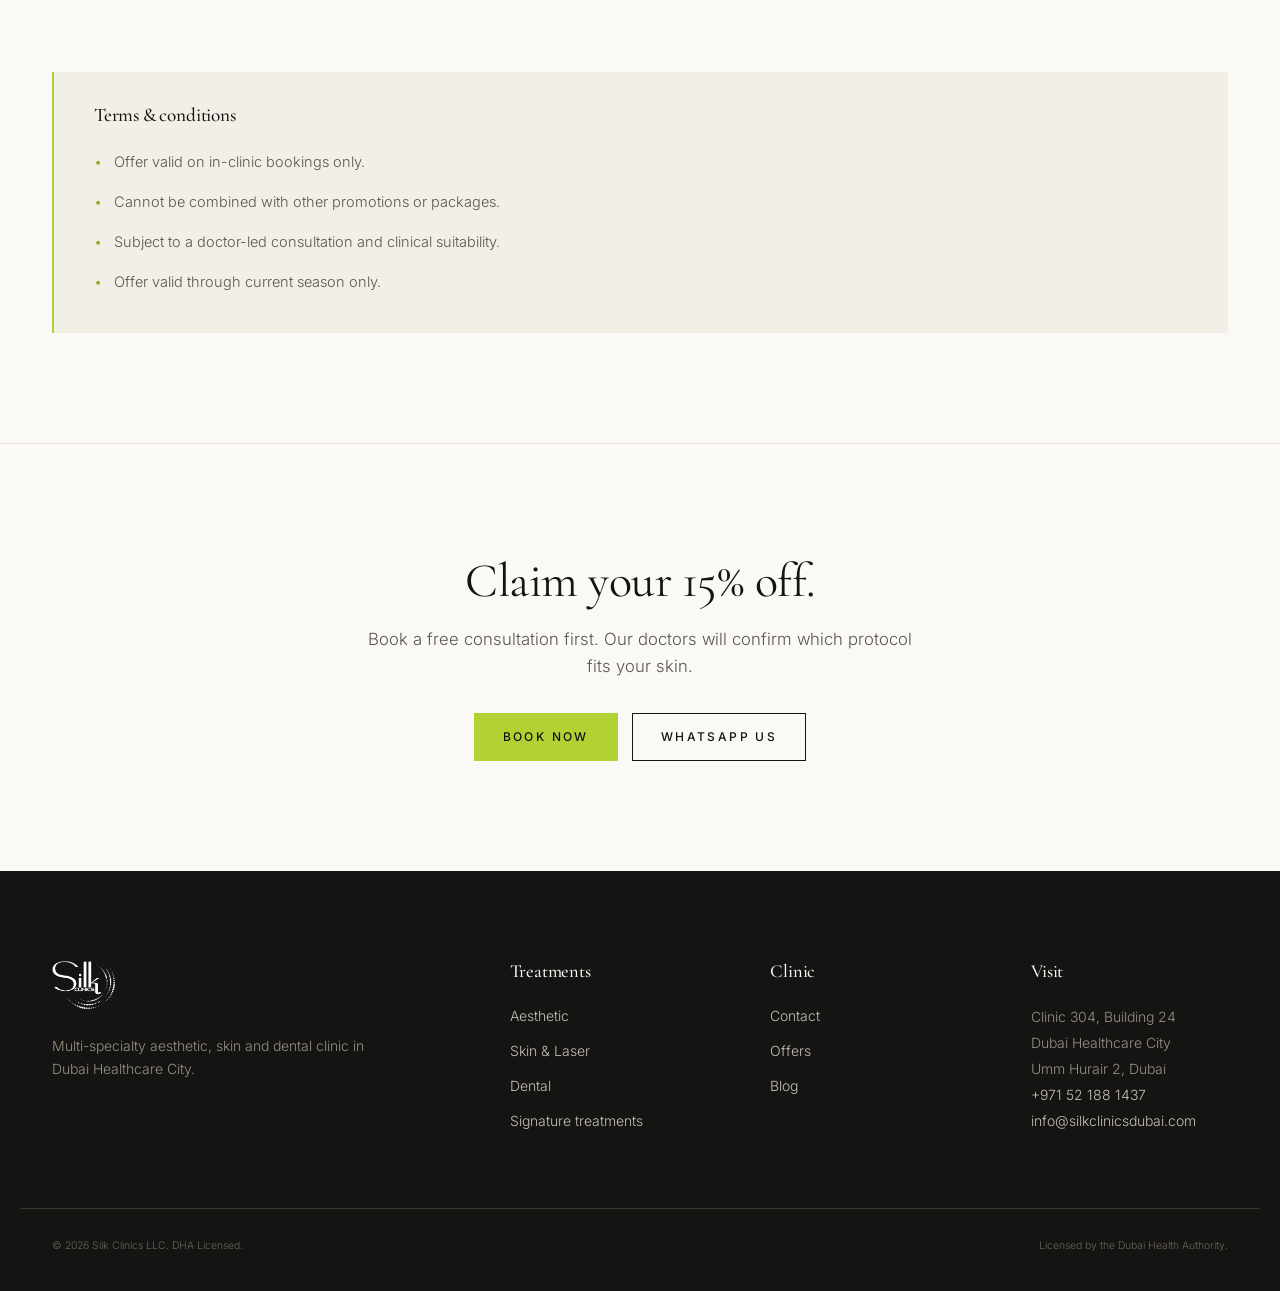
<file: offers.html>
<!DOCTYPE html>
<html lang="en">
<head>
<meta charset="UTF-8">
<meta name="viewport" content="width=device-width, initial-scale=1.0">
<title>Seasonal Offers | Silk Clinics Dubai</title>
<meta name="description" content="15% off select skin treatments at Silk Clinics Dubai. CO2 Laser, Chemical Peel, Laser Hair Removal and Microneedling. In-clinic only.">
<meta name="robots" content="index, follow">
<link rel="canonical" href="https://silkclinicsdubai.com/offers/">

<link rel="preconnect" href="https://fonts.googleapis.com">
<link rel="preconnect" href="https://fonts.gstatic.com" crossorigin>
<link href="https://fonts.googleapis.com/css2?family=Cormorant+Garamond:wght@300;400;500;600&family=Inter:wght@300;400;500;600&display=swap" rel="stylesheet">
<link rel="stylesheet" href="styles.css?v=23">
<link rel="icon" type="image/png" href="images/real/Silk-logo-digital-3D.webp">
</head>
<body>

<header class="site-header">
  <nav class="nav" aria-label="Primary">
    <a href="index.html" class="brand"><img src="images/real/Silk-logo-digital-3D.webp" alt="Silk Clinics logo" class="brand-logo"></a>
    <ul class="nav-links">
      <li><a href="index.html">Home</a></li>
      <li><a href="treatments.html">Treatments</a></li>
      <li><a href="popular-treatments.html">Popular</a></li>
      <li><a href="offers.html" class="active">Offers</a></li>
      <li><a href="blog.html">Blog</a></li>
      <li><a href="contact.html">Contact</a></li>
    </ul>
    <a href="contact.html" class="btn btn-primary nav-cta">Book Now</a>
    <button class="menu-toggle" aria-label="Toggle menu" aria-expanded="false">
      <span></span><span></span><span></span>
    </button>
  </nav>
</header>

<main>

<section class="page-hero">
  <div class="container">
    <nav class="breadcrumbs" aria-label="Breadcrumb">
      <a href="index.html">Home</a> <span>/</span> <span>Offers</span>
    </nav>
    <span class="eyebrow">Limited time</span>
    <h1>15% off select skin treatments.</h1>
    <p class="page-lead">Winter skin needs a different protocol. We're running a focused promotion on four of our most-requested corrective treatments.</p>
    <img src="images/generated/offer-banner.jpg" alt="Silk Clinics seasonal offer" class="page-hero-image" loading="eager">
  </div>
</section>

<section class="section block">
  <div class="container">
    <div class="offer-grid">
      <article class="offer-card">
        <span class="offer-badge">15% OFF</span>
        <h3>CO2 Laser</h3>
        <p>Fractional resurfacing for texture, scarring and deep lines. Best run before summer.</p>
        <a href="contact.html" class="link-arrow">Book CO2 Laser</a>
      </article>
      <article class="offer-card">
        <span class="offer-badge">15% OFF</span>
        <h3>Chemical Peel</h3>
        <p>Targeted exfoliation peels, tailored to your skin type and pigmentation concern.</p>
        <a href="contact.html" class="link-arrow">Book Chemical Peel</a>
      </article>
      <article class="offer-card">
        <span class="offer-badge">15% OFF</span>
        <h3>Laser Hair Removal</h3>
        <p>Diode laser, 6-session package discount. All skin tones, all body areas.</p>
        <a href="contact.html" class="link-arrow">Book Laser Hair Removal</a>
      </article>
      <article class="offer-card">
        <span class="offer-badge">15% OFF</span>
        <h3>Microneedling</h3>
        <p>Collagen induction for fine lines, pores and early-stage skin laxity.</p>
        <a href="contact.html" class="link-arrow">Book Microneedling</a>
      </article>
    </div>

    <div class="offer-terms">
      <h4>Terms & conditions</h4>
      <ul>
        <li>Offer valid on in-clinic bookings only.</li>
        <li>Cannot be combined with other promotions or packages.</li>
        <li>Subject to a doctor-led consultation and clinical suitability.</li>
        <li>Offer valid through current season only.</li>
      </ul>
    </div>
  </div>
</section>

<section class="section block cta-block">
  <div class="container cta-inner">
    <h2>Claim your 15% off.</h2>
    <p>Book a free consultation first. Our doctors will confirm which protocol fits your skin.</p>
    <div class="cta-actions">
      <a href="contact.html" class="btn btn-primary">Book now</a>
      <a href="https://wa.me/971521881437" class="btn btn-ghost">WhatsApp us</a>
    </div>
  </div>
</section>

</main>

<footer class="site-footer">
  <div class="container footer-grid">
    <div class="footer-brand">
      <a href="index.html" class="brand brand-light"><img src="images/real/Silk-logo-digital-3D.webp" alt="Silk Clinics logo" class="brand-logo brand-logo-dark"></a>
      <p>Multi-specialty aesthetic, skin and dental clinic in Dubai Healthcare City.</p>
    </div>
    <div>
      <h4>Treatments</h4>
      <ul>
        <li><a href="treatments.html#aesthetic">Aesthetic</a></li>
        <li><a href="treatments.html#skin">Skin & Laser</a></li>
        <li><a href="treatments.html#dental">Dental</a></li>
        <li><a href="popular-treatments.html">Signature treatments</a></li>
      </ul>
    </div>
    <div>
      <h4>Clinic</h4>
      <ul>
        <li><a href="contact.html">Contact</a></li>
        <li><a href="offers.html">Offers</a></li>
        <li><a href="blog.html">Blog</a></li>
      </ul>
    </div>
    <div>
      <h4>Visit</h4>
      <address>
        Clinic 304, Building 24<br>
        Dubai Healthcare City<br>
        Umm Hurair 2, Dubai<br>
        <a href="tel:+971521881437">+971 52 188 1437</a><br>
        <a href="mailto:info@silkclinicsdubai.com">info@silkclinicsdubai.com</a>
      </address>
    </div>
  </div>
  <div class="footer-bottom container">
    <small>&copy; 2026 Silk Clinics LLC. DHA Licensed.</small>
    <small>Licensed by the Dubai Health Authority.</small>
  </div>
</footer>

<a href="https://wa.me/971521881437" class="whatsapp-float" aria-label="WhatsApp us">
  <svg xmlns="http://www.w3.org/2000/svg" viewBox="0 0 24 24" fill="currentColor" width="26" height="26"><path d="M20.52 3.48A11.93 11.93 0 0 0 12.04 0C5.46 0 .1 5.36.1 11.94c0 2.1.55 4.16 1.6 5.98L0 24l6.25-1.64a11.9 11.9 0 0 0 5.79 1.48h.01c6.58 0 11.94-5.36 11.94-11.94 0-3.19-1.24-6.19-3.47-8.42zM12.04 21.8h-.01a9.86 9.86 0 0 1-5.03-1.38l-.36-.21-3.71.97.99-3.61-.23-.37a9.83 9.83 0 0 1-1.52-5.26c0-5.46 4.45-9.9 9.92-9.9 2.65 0 5.14 1.03 7.01 2.9a9.84 9.84 0 0 1 2.9 7.02c0 5.47-4.44 9.92-9.92 9.92zm5.44-7.42c-.3-.15-1.76-.87-2.03-.97-.27-.1-.47-.15-.67.15s-.77.97-.94 1.17c-.17.2-.35.22-.64.07-.3-.15-1.26-.46-2.4-1.48-.89-.79-1.49-1.77-1.66-2.07-.17-.3-.02-.46.13-.6.13-.13.3-.34.45-.5.15-.17.2-.3.3-.5.1-.2.05-.37-.02-.52-.07-.15-.67-1.62-.92-2.22-.24-.58-.49-.5-.67-.51l-.57-.01c-.2 0-.5.07-.77.37-.27.3-1.02 1-1.02 2.42 0 1.42 1.05 2.8 1.2 3 .15.2 2.07 3.17 5.02 4.43.7.3 1.25.48 1.68.62.7.22 1.35.19 1.86.12.57-.08 1.76-.72 2-1.42.25-.7.25-1.3.17-1.42-.07-.12-.27-.2-.57-.35z"/></svg>
</a>

<div class="sticky-cta" aria-hidden="true">
  <a href="tel:+971521881437" class="sc-call">Call</a>
  <a href="contact.html" class="sc-book">Book a visit</a>
</div>

</body>
</html>
</file>
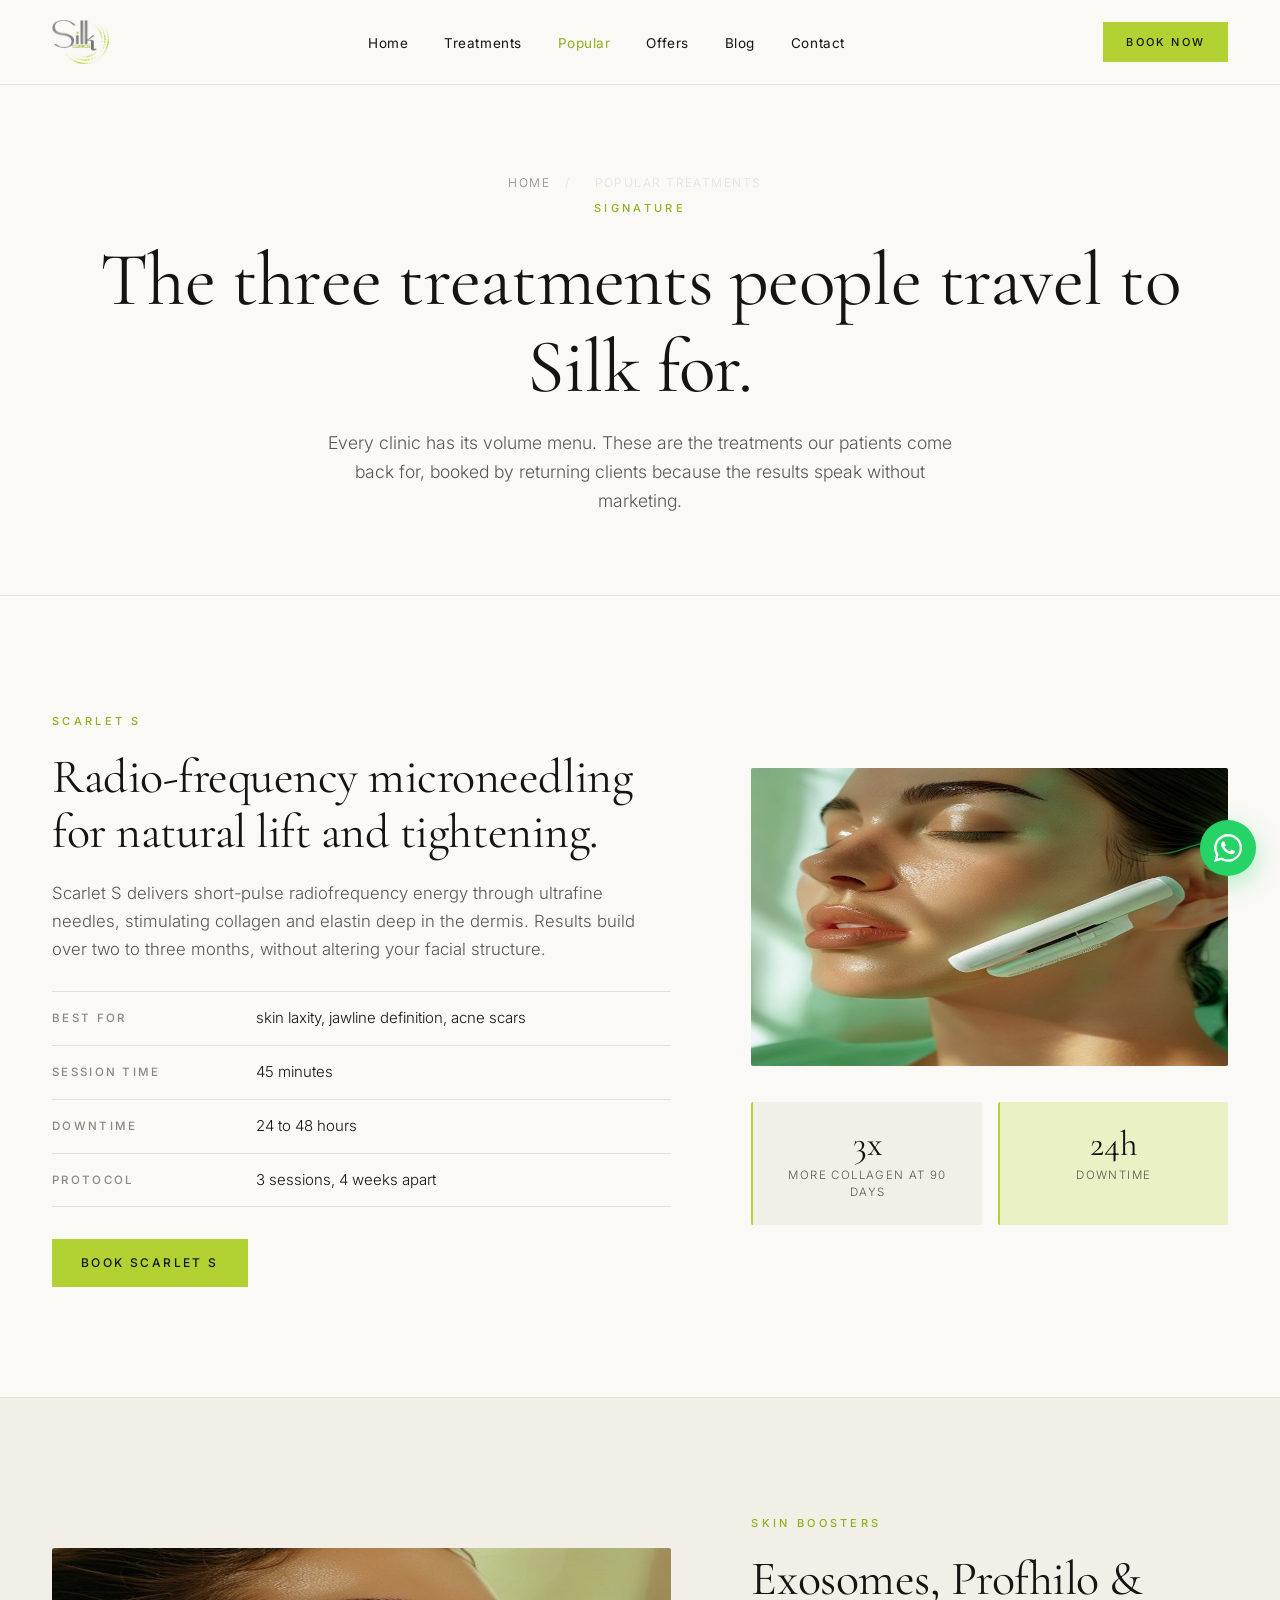
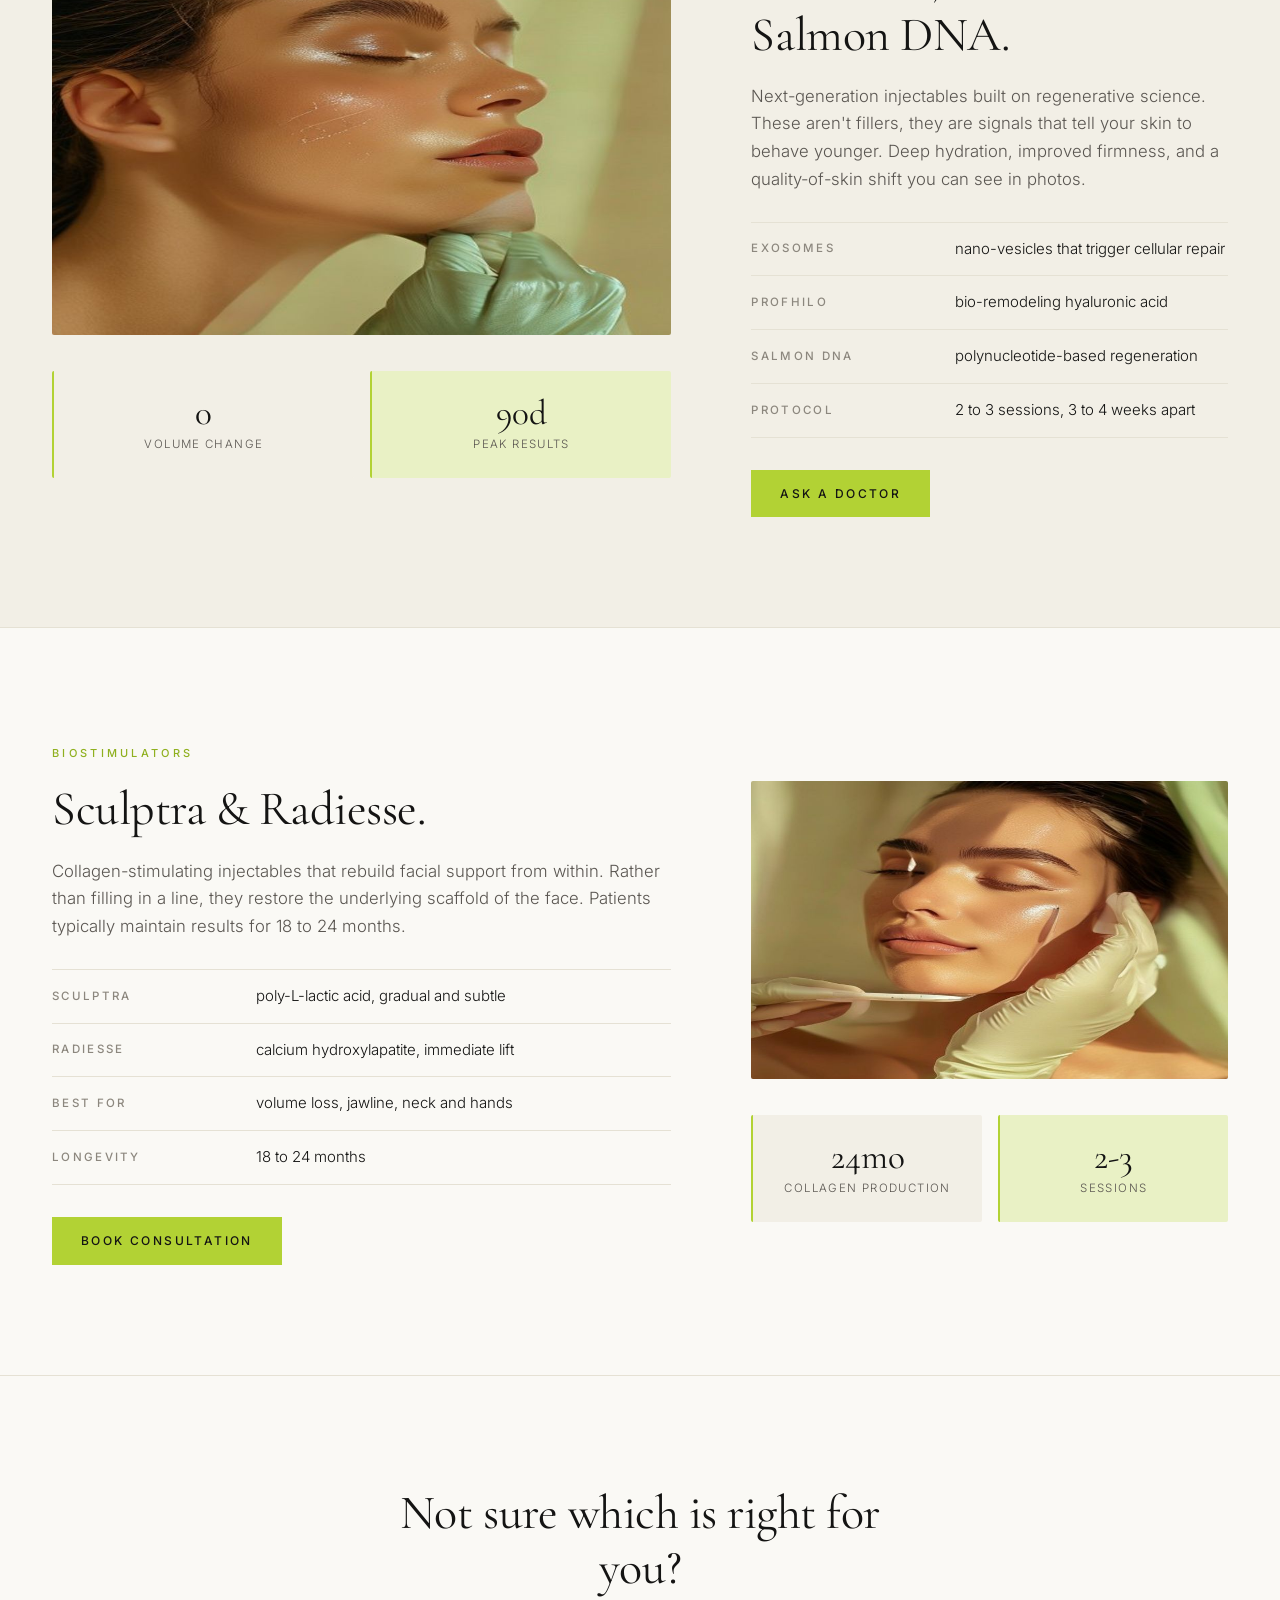
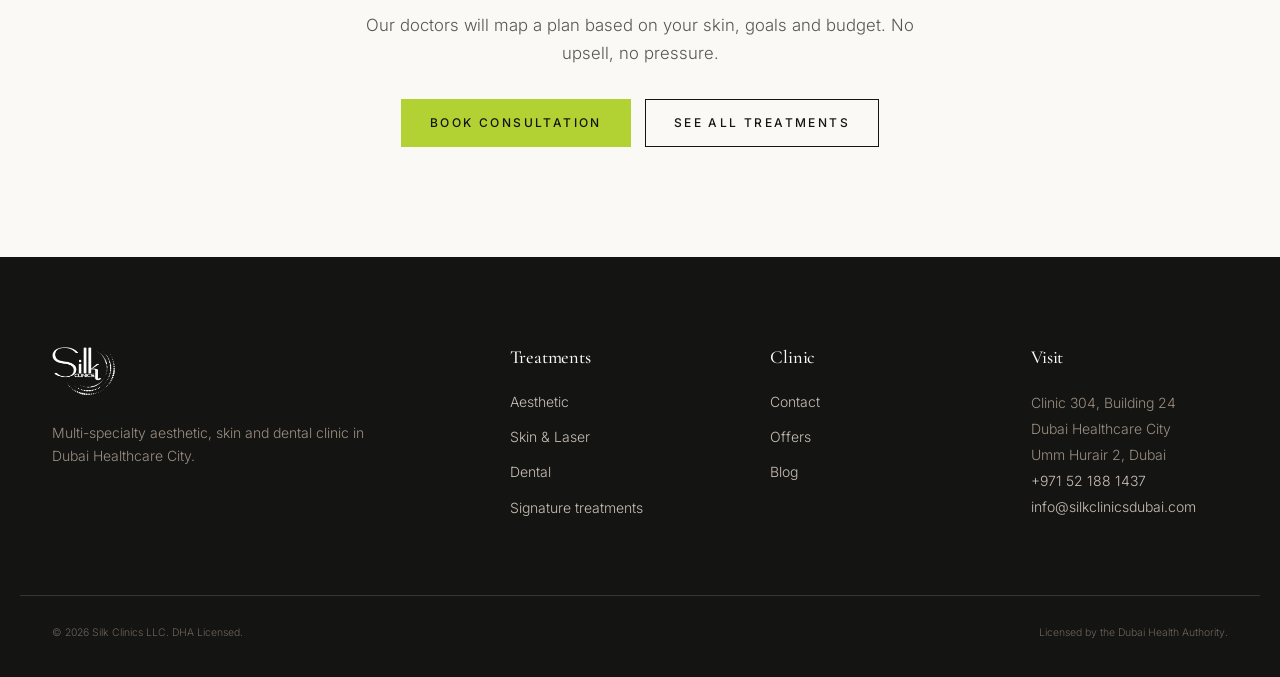
<file: popular-treatments.html>
<!DOCTYPE html>
<html lang="en">
<head>
<meta charset="UTF-8">
<meta name="viewport" content="width=device-width, initial-scale=1.0">
<title>Popular Treatments in Dubai | Silk Clinics</title>
<meta name="description" content="Our three signature treatments: Scarlet S RF microneedling, next-gen skin boosters (Exosomes, Profhilo, Salmon DNA) and biostimulators (Sculptra, Radiesse).">
<meta name="robots" content="index, follow">
<link rel="canonical" href="https://silkclinicsdubai.com/popular-treatments/">

<link rel="preconnect" href="https://fonts.googleapis.com">
<link rel="preconnect" href="https://fonts.gstatic.com" crossorigin>
<link href="https://fonts.googleapis.com/css2?family=Cormorant+Garamond:wght@300;400;500;600&family=Inter:wght@300;400;500;600&display=swap" rel="stylesheet">
<link rel="stylesheet" href="styles.css?v=23">
<link rel="icon" type="image/png" href="images/real/Silk-logo-digital-3D.webp">
</head>
<body>

<header class="site-header">
  <nav class="nav" aria-label="Primary">
    <a href="index.html" class="brand"><img src="images/real/Silk-logo-digital-3D.webp" alt="Silk Clinics logo" class="brand-logo"></a>
    <ul class="nav-links">
      <li><a href="index.html">Home</a></li>
      <li><a href="treatments.html">Treatments</a></li>
      <li><a href="popular-treatments.html" class="active">Popular</a></li>
      <li><a href="offers.html">Offers</a></li>
      <li><a href="blog.html">Blog</a></li>
      <li><a href="contact.html">Contact</a></li>
    </ul>
    <a href="contact.html" class="btn btn-primary nav-cta">Book Now</a>
    <button class="menu-toggle" aria-label="Toggle menu" aria-expanded="false">
      <span></span><span></span><span></span>
    </button>
  </nav>
</header>

<main>

<section class="page-hero">
  <div class="container">
    <nav class="breadcrumbs" aria-label="Breadcrumb">
      <a href="index.html">Home</a> <span>/</span> <span>Popular Treatments</span>
    </nav>
    <span class="eyebrow">Signature</span>
    <h1>The three treatments people travel to Silk for.</h1>
    <p class="page-lead">Every clinic has its volume menu. These are the treatments our patients come back for, booked by returning clients because the results speak without marketing.</p>
  </div>
</section>

<section class="section block" id="scarlet">
  <div class="container feature-split">
    <div class="feature-copy">
      <span class="eyebrow">Scarlet S</span>
      <h2>Radio-frequency microneedling for natural lift and tightening.</h2>
      <p>Scarlet S delivers short-pulse radiofrequency energy through ultrafine needles, stimulating collagen and elastin deep in the dermis. Results build over two to three months, without altering your facial structure.</p>
      <ul class="feature-points">
        <li><strong>Best for</strong> skin laxity, jawline definition, acne scars</li>
        <li><strong>Session time</strong> 45 minutes</li>
        <li><strong>Downtime</strong> 24 to 48 hours</li>
        <li><strong>Protocol</strong> 3 sessions, 4 weeks apart</li>
      </ul>
      <a href="contact.html" class="btn btn-primary">Book Scarlet S</a>
    </div>
    <div class="feature-visual">
      <img src="images/generated/sig-scarlet.jpg" alt="Scarlet S radio frequency microneedling" loading="lazy">
      <div class="feature-stat-row">
        <div class="feature-stat"><span class="stat-value">3x</span><span class="stat-label">More collagen at 90 days</span></div>
        <div class="feature-stat alt"><span class="stat-value">24h</span><span class="stat-label">Downtime</span></div>
      </div>
    </div>
  </div>
</section>

<section class="section block bg-alt" id="boosters">
  <div class="container feature-split reverse">
    <div class="feature-copy">
      <span class="eyebrow">Skin boosters</span>
      <h2>Exosomes, Profhilo & Salmon DNA.</h2>
      <p>Next-generation injectables built on regenerative science. These aren't fillers, they are signals that tell your skin to behave younger. Deep hydration, improved firmness, and a quality-of-skin shift you can see in photos.</p>
      <ul class="feature-points">
        <li><strong>Exosomes</strong> nano-vesicles that trigger cellular repair</li>
        <li><strong>Profhilo</strong> bio-remodeling hyaluronic acid</li>
        <li><strong>Salmon DNA</strong> polynucleotide-based regeneration</li>
        <li><strong>Protocol</strong> 2 to 3 sessions, 3 to 4 weeks apart</li>
      </ul>
      <a href="contact.html" class="btn btn-primary">Ask a doctor</a>
    </div>
    <div class="feature-visual">
      <img src="images/generated/sig-boosters.jpg" alt="Exosomes Profhilo and Salmon DNA skin boosters" loading="lazy">
      <div class="feature-stat-row">
        <div class="feature-stat"><span class="stat-value">0</span><span class="stat-label">Volume change</span></div>
        <div class="feature-stat alt"><span class="stat-value">90d</span><span class="stat-label">Peak results</span></div>
      </div>
    </div>
  </div>
</section>

<section class="section block" id="biostimulators">
  <div class="container feature-split">
    <div class="feature-copy">
      <span class="eyebrow">Biostimulators</span>
      <h2>Sculptra & Radiesse.</h2>
      <p>Collagen-stimulating injectables that rebuild facial support from within. Rather than filling in a line, they restore the underlying scaffold of the face. Patients typically maintain results for 18 to 24 months.</p>
      <ul class="feature-points">
        <li><strong>Sculptra</strong> poly-L-lactic acid, gradual and subtle</li>
        <li><strong>Radiesse</strong> calcium hydroxylapatite, immediate lift</li>
        <li><strong>Best for</strong> volume loss, jawline, neck and hands</li>
        <li><strong>Longevity</strong> 18 to 24 months</li>
      </ul>
      <a href="contact.html" class="btn btn-primary">Book consultation</a>
    </div>
    <div class="feature-visual">
      <img src="images/generated/sig-biostim.jpg" alt="Sculptra and Radiesse biostimulators" loading="lazy">
      <div class="feature-stat-row">
        <div class="feature-stat"><span class="stat-value">24mo</span><span class="stat-label">Collagen production</span></div>
        <div class="feature-stat alt"><span class="stat-value">2-3</span><span class="stat-label">Sessions</span></div>
      </div>
    </div>
  </div>
</section>

<section class="section block cta-block">
  <div class="container cta-inner">
    <h2>Not sure which is right for you?</h2>
    <p>Our doctors will map a plan based on your skin, goals and budget. No upsell, no pressure.</p>
    <div class="cta-actions">
      <a href="contact.html" class="btn btn-primary">Book consultation</a>
      <a href="treatments.html" class="btn btn-ghost">See all treatments</a>
    </div>
  </div>
</section>

</main>

<footer class="site-footer">
  <div class="container footer-grid">
    <div class="footer-brand">
      <a href="index.html" class="brand brand-light"><img src="images/real/Silk-logo-digital-3D.webp" alt="Silk Clinics logo" class="brand-logo brand-logo-dark"></a>
      <p>Multi-specialty aesthetic, skin and dental clinic in Dubai Healthcare City.</p>
    </div>
    <div>
      <h4>Treatments</h4>
      <ul>
        <li><a href="treatments.html#aesthetic">Aesthetic</a></li>
        <li><a href="treatments.html#skin">Skin & Laser</a></li>
        <li><a href="treatments.html#dental">Dental</a></li>
        <li><a href="popular-treatments.html">Signature treatments</a></li>
      </ul>
    </div>
    <div>
      <h4>Clinic</h4>
      <ul>
        <li><a href="contact.html">Contact</a></li>
        <li><a href="offers.html">Offers</a></li>
        <li><a href="blog.html">Blog</a></li>
      </ul>
    </div>
    <div>
      <h4>Visit</h4>
      <address>
        Clinic 304, Building 24<br>
        Dubai Healthcare City<br>
        Umm Hurair 2, Dubai<br>
        <a href="tel:+971521881437">+971 52 188 1437</a><br>
        <a href="mailto:info@silkclinicsdubai.com">info@silkclinicsdubai.com</a>
      </address>
    </div>
  </div>
  <div class="footer-bottom container">
    <small>&copy; 2026 Silk Clinics LLC. DHA Licensed.</small>
    <small>Licensed by the Dubai Health Authority.</small>
  </div>
</footer>

<a href="https://wa.me/971521881437" class="whatsapp-float" aria-label="WhatsApp us">
  <svg xmlns="http://www.w3.org/2000/svg" viewBox="0 0 24 24" fill="currentColor" width="26" height="26"><path d="M20.52 3.48A11.93 11.93 0 0 0 12.04 0C5.46 0 .1 5.36.1 11.94c0 2.1.55 4.16 1.6 5.98L0 24l6.25-1.64a11.9 11.9 0 0 0 5.79 1.48h.01c6.58 0 11.94-5.36 11.94-11.94 0-3.19-1.24-6.19-3.47-8.42zM12.04 21.8h-.01a9.86 9.86 0 0 1-5.03-1.38l-.36-.21-3.71.97.99-3.61-.23-.37a9.83 9.83 0 0 1-1.52-5.26c0-5.46 4.45-9.9 9.92-9.9 2.65 0 5.14 1.03 7.01 2.9a9.84 9.84 0 0 1 2.9 7.02c0 5.47-4.44 9.92-9.92 9.92zm5.44-7.42c-.3-.15-1.76-.87-2.03-.97-.27-.1-.47-.15-.67.15s-.77.97-.94 1.17c-.17.2-.35.22-.64.07-.3-.15-1.26-.46-2.4-1.48-.89-.79-1.49-1.77-1.66-2.07-.17-.3-.02-.46.13-.6.13-.13.3-.34.45-.5.15-.17.2-.3.3-.5.1-.2.05-.37-.02-.52-.07-.15-.67-1.62-.92-2.22-.24-.58-.49-.5-.67-.51l-.57-.01c-.2 0-.5.07-.77.37-.27.3-1.02 1-1.02 2.42 0 1.42 1.05 2.8 1.2 3 .15.2 2.07 3.17 5.02 4.43.7.3 1.25.48 1.68.62.7.22 1.35.19 1.86.12.57-.08 1.76-.72 2-1.42.25-.7.25-1.3.17-1.42-.07-.12-.27-.2-.57-.35z"/></svg>
</a>

<div class="sticky-cta" aria-hidden="true">
  <a href="tel:+971521881437" class="sc-call">Call</a>
  <a href="contact.html" class="sc-book">Book a visit</a>
</div>

</body>
</html>
</file>
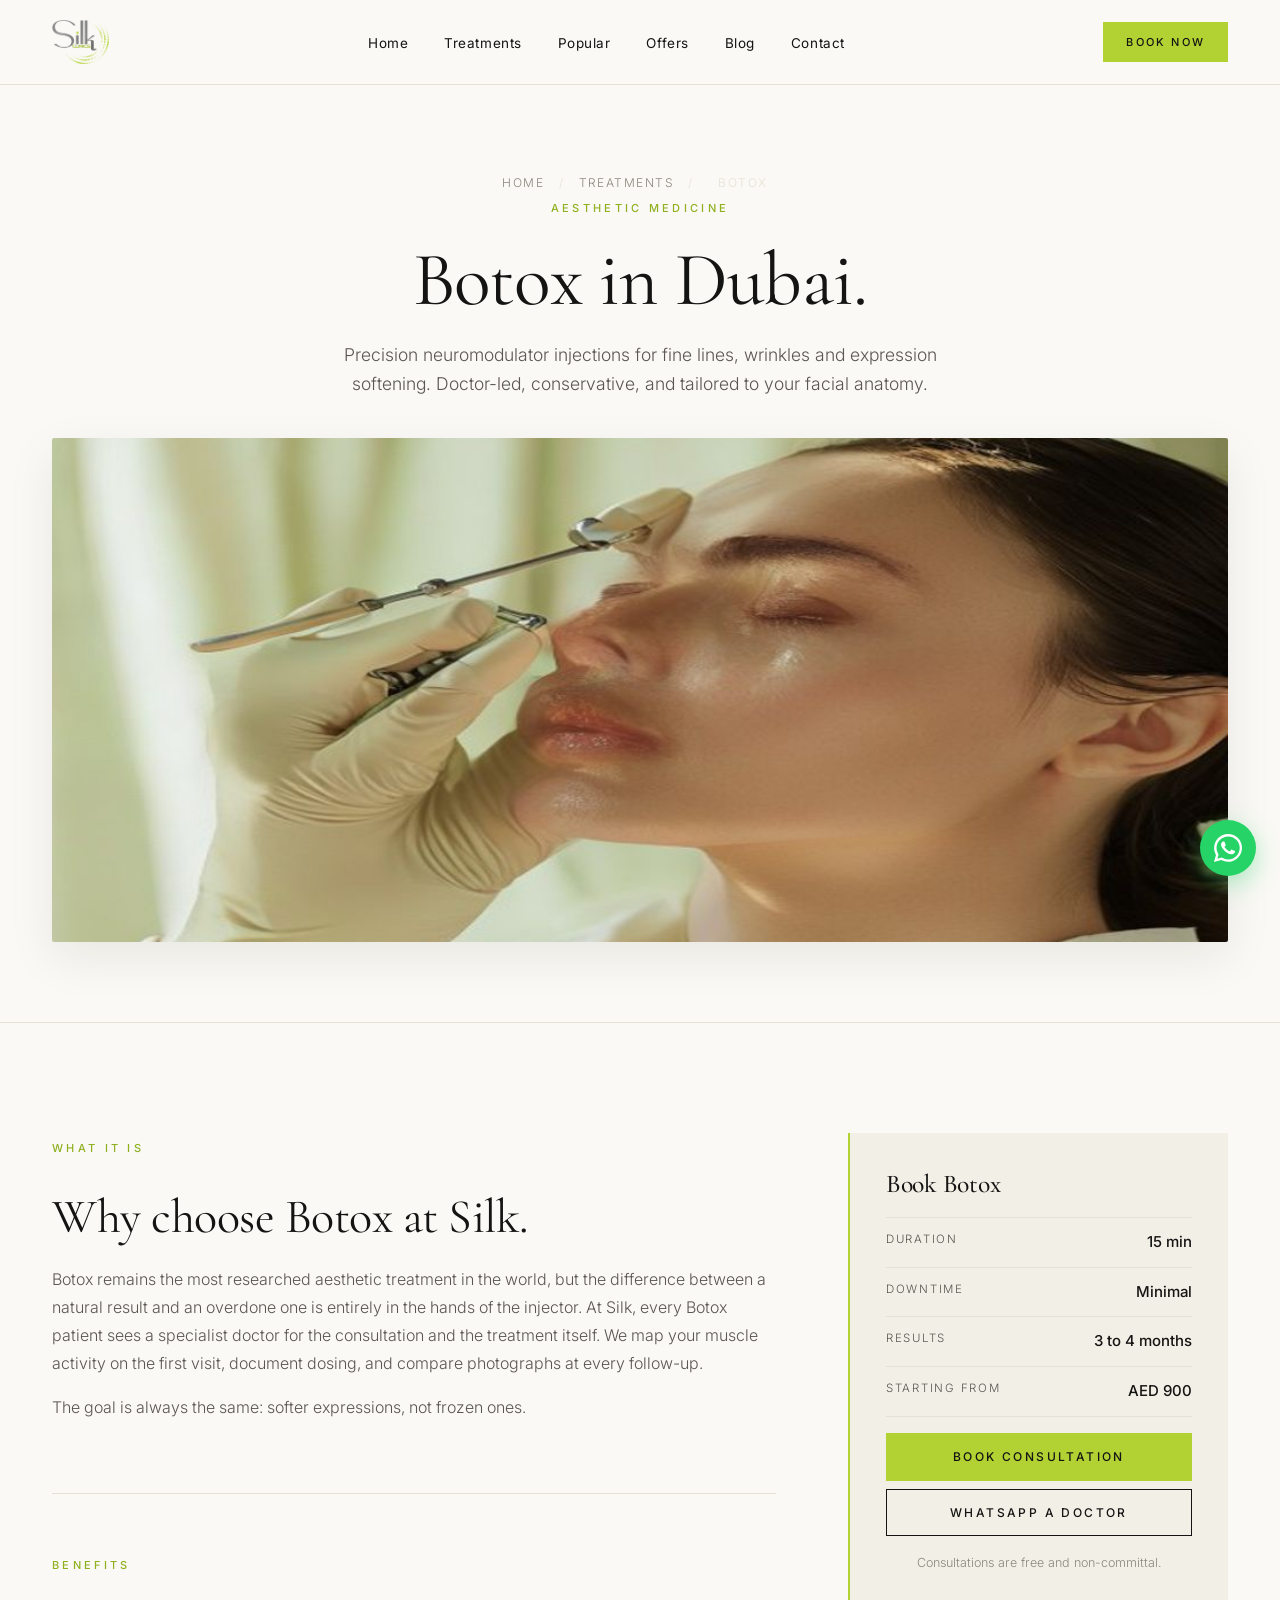
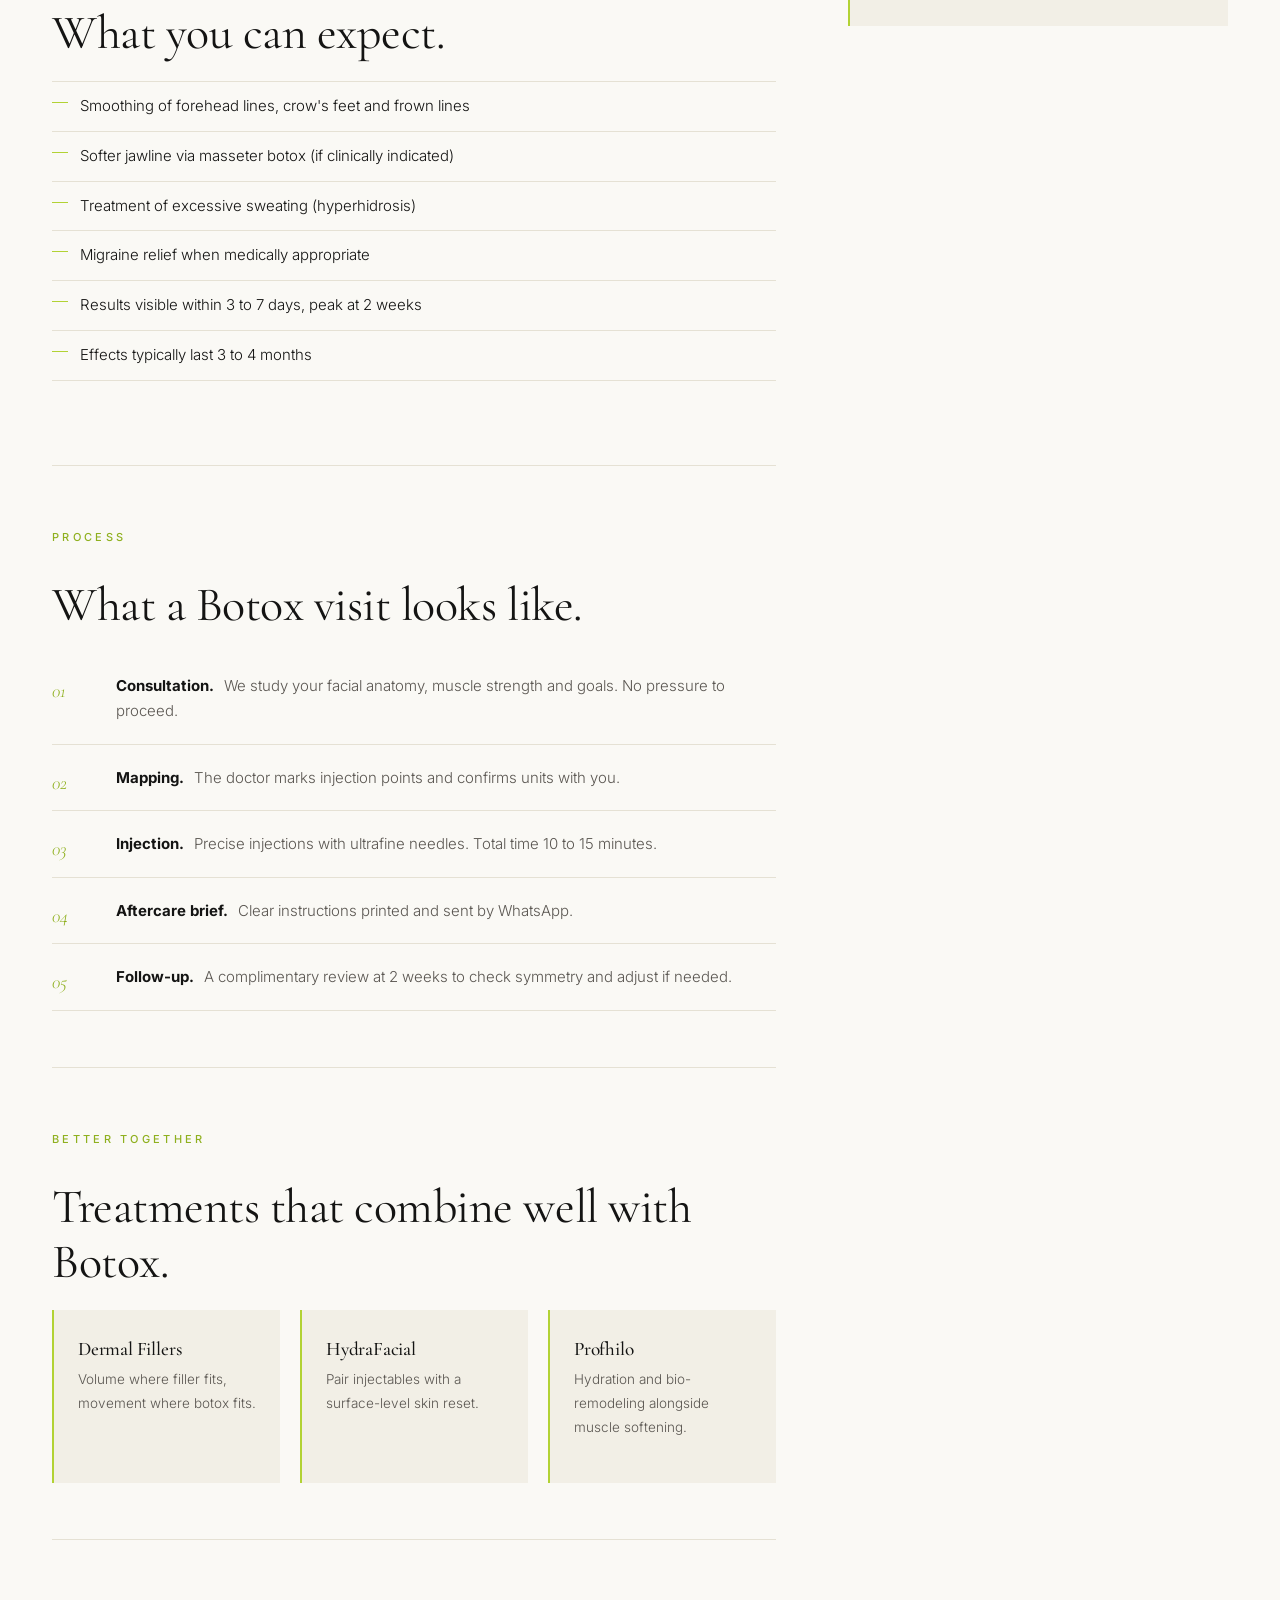
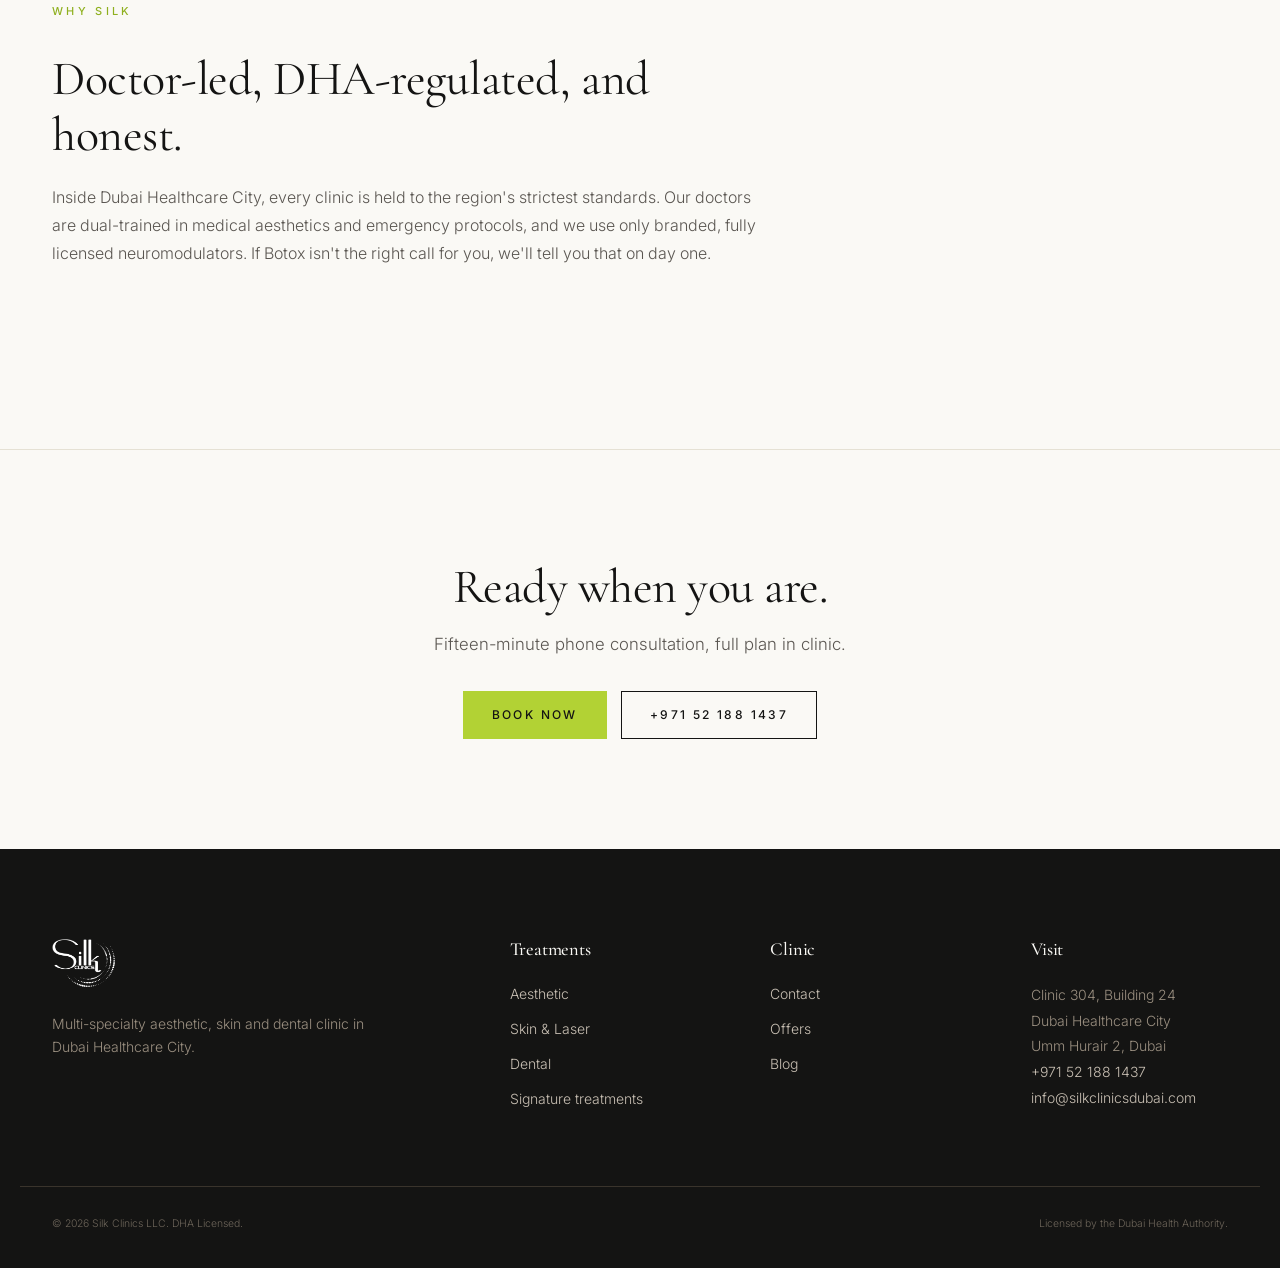
<file: treatment-botox.html>
<!DOCTYPE html>
<html lang="en">
<head>
<meta charset="UTF-8">
<meta name="viewport" content="width=device-width, initial-scale=1.0">
<title>Botox in Dubai | Silk Clinics Dubai Healthcare City</title>
<meta name="description" content="Botox treatment in Dubai by DHA-licensed specialist doctors at Silk Clinics. Natural, measured results. Free consultation, transparent pricing.">
<meta name="robots" content="index, follow">
<link rel="canonical" href="https://silkclinicsdubai.com/treatments/botox/">

<meta property="og:type" content="article">
<meta property="og:title" content="Botox in Dubai | Silk Clinics">
<meta property="og:description" content="Doctor-led Botox at Silk Clinics Dubai. Natural results, transparent protocols.">

<link rel="preconnect" href="https://fonts.googleapis.com">
<link rel="preconnect" href="https://fonts.gstatic.com" crossorigin>
<link href="https://fonts.googleapis.com/css2?family=Cormorant+Garamond:wght@300;400;500;600&family=Inter:wght@300;400;500;600&display=swap" rel="stylesheet">
<link rel="stylesheet" href="styles.css?v=23">
<link rel="icon" type="image/png" href="images/real/Silk-logo-digital-3D.webp">

<script type="application/ld+json">
{
  "@context": "https://schema.org",
  "@type": "MedicalProcedure",
  "name": "Botox",
  "procedureType": "Cosmetic",
  "bodyLocation": ["Face", "Forehead", "Around eyes"],
  "preparation": "Avoid blood thinners and alcohol 24 hours before treatment.",
  "followup": "Avoid strenuous exercise and lying flat for 4 hours post-treatment.",
  "performer": {
    "@type": "MedicalBusiness",
    "name": "Silk Clinics Dubai",
    "url": "https://silkclinicsdubai.com/"
  }
}
</script>
</head>
<body>

<header class="site-header">
  <nav class="nav" aria-label="Primary">
    <a href="index.html" class="brand"><img src="images/real/Silk-logo-digital-3D.webp" alt="Silk Clinics logo" class="brand-logo"></a>
    <ul class="nav-links">
      <li><a href="index.html">Home</a></li>
      <li><a href="treatments.html">Treatments</a></li>
      <li><a href="popular-treatments.html">Popular</a></li>
      <li><a href="offers.html">Offers</a></li>
      <li><a href="blog.html">Blog</a></li>
      <li><a href="contact.html">Contact</a></li>
    </ul>
    <a href="contact.html" class="btn btn-primary nav-cta">Book Now</a>
    <button class="menu-toggle" aria-label="Toggle menu" aria-expanded="false">
      <span></span><span></span><span></span>
    </button>
  </nav>
</header>

<main>

<section class="page-hero">
  <div class="container">
    <nav class="breadcrumbs" aria-label="Breadcrumb">
      <a href="index.html">Home</a> <span>/</span>
      <a href="treatments.html">Treatments</a> <span>/</span>
      <span>Botox</span>
    </nav>
    <span class="eyebrow">Aesthetic medicine</span>
    <h1>Botox in Dubai.</h1>
    <p class="page-lead">Precision neuromodulator injections for fine lines, wrinkles and expression softening. Doctor-led, conservative, and tailored to your facial anatomy.</p>
    <img src="images/generated/botox-hero.jpg" alt="Botox treatment at Silk Clinics Dubai" class="page-hero-image" loading="eager">
  </div>
</section>

<section class="section block">
  <div class="container treatment-detail">

    <article class="treatment-body">

      <div class="detail-block">
        <span class="eyebrow">What it is</span>
        <h2>Why choose Botox at Silk.</h2>
        <p>Botox remains the most researched aesthetic treatment in the world, but the difference between a natural result and an overdone one is entirely in the hands of the injector. At Silk, every Botox patient sees a specialist doctor for the consultation and the treatment itself. We map your muscle activity on the first visit, document dosing, and compare photographs at every follow-up.</p>
        <p>The goal is always the same: softer expressions, not frozen ones.</p>
      </div>

      <div class="detail-block">
        <span class="eyebrow">Benefits</span>
        <h2>What you can expect.</h2>
        <ul class="check-list">
          <li>Smoothing of forehead lines, crow's feet and frown lines</li>
          <li>Softer jawline via masseter botox (if clinically indicated)</li>
          <li>Treatment of excessive sweating (hyperhidrosis)</li>
          <li>Migraine relief when medically appropriate</li>
          <li>Results visible within 3 to 7 days, peak at 2 weeks</li>
          <li>Effects typically last 3 to 4 months</li>
        </ul>
      </div>

      <div class="detail-block">
        <span class="eyebrow">Process</span>
        <h2>What a Botox visit looks like.</h2>
        <ol class="process-list">
          <li><strong>Consultation.</strong> We study your facial anatomy, muscle strength and goals. No pressure to proceed.</li>
          <li><strong>Mapping.</strong> The doctor marks injection points and confirms units with you.</li>
          <li><strong>Injection.</strong> Precise injections with ultrafine needles. Total time 10 to 15 minutes.</li>
          <li><strong>Aftercare brief.</strong> Clear instructions printed and sent by WhatsApp.</li>
          <li><strong>Follow-up.</strong> A complimentary review at 2 weeks to check symmetry and adjust if needed.</li>
        </ol>
      </div>

      <div class="detail-block">
        <span class="eyebrow">Better together</span>
        <h2>Treatments that combine well with Botox.</h2>
        <div class="combine-grid">
          <a href="treatment-botox.html" class="combine-card">
            <h4>Dermal Fillers</h4>
            <p>Volume where filler fits, movement where botox fits.</p>
          </a>
          <a href="treatment-botox.html" class="combine-card">
            <h4>HydraFacial</h4>
            <p>Pair injectables with a surface-level skin reset.</p>
          </a>
          <a href="treatment-botox.html" class="combine-card">
            <h4>Profhilo</h4>
            <p>Hydration and bio-remodeling alongside muscle softening.</p>
          </a>
        </div>
      </div>

      <div class="detail-block">
        <span class="eyebrow">Why Silk</span>
        <h2>Doctor-led, DHA-regulated, and honest.</h2>
        <p>Inside Dubai Healthcare City, every clinic is held to the region's strictest standards. Our doctors are dual-trained in medical aesthetics and emergency protocols, and we use only branded, fully licensed neuromodulators. If Botox isn't the right call for you, we'll tell you that on day one.</p>
      </div>

    </article>

    <aside class="sidebar-card">
      <h3>Book Botox</h3>
      <ul class="side-meta">
        <li><span>Duration</span><strong>15 min</strong></li>
        <li><span>Downtime</span><strong>Minimal</strong></li>
        <li><span>Results</span><strong>3 to 4 months</strong></li>
        <li><span>Starting from</span><strong>AED 900</strong></li>
      </ul>
      <a href="contact.html" class="btn btn-primary full">Book consultation</a>
      <a href="https://wa.me/971521881437" class="btn btn-ghost full">WhatsApp a doctor</a>
      <p class="side-note">Consultations are free and non-committal.</p>
    </aside>

  </div>
</section>

<section class="section block cta-block">
  <div class="container cta-inner">
    <h2>Ready when you are.</h2>
    <p>Fifteen-minute phone consultation, full plan in clinic.</p>
    <div class="cta-actions">
      <a href="contact.html" class="btn btn-primary">Book now</a>
      <a href="tel:+971521881437" class="btn btn-ghost">+971 52 188 1437</a>
    </div>
  </div>
</section>

</main>

<footer class="site-footer">
  <div class="container footer-grid">
    <div class="footer-brand">
      <a href="index.html" class="brand brand-light"><img src="images/real/Silk-logo-digital-3D.webp" alt="Silk Clinics logo" class="brand-logo brand-logo-dark"></a>
      <p>Multi-specialty aesthetic, skin and dental clinic in Dubai Healthcare City.</p>
    </div>
    <div>
      <h4>Treatments</h4>
      <ul>
        <li><a href="treatments.html#aesthetic">Aesthetic</a></li>
        <li><a href="treatments.html#skin">Skin & Laser</a></li>
        <li><a href="treatments.html#dental">Dental</a></li>
        <li><a href="popular-treatments.html">Signature treatments</a></li>
      </ul>
    </div>
    <div>
      <h4>Clinic</h4>
      <ul>
        <li><a href="contact.html">Contact</a></li>
        <li><a href="offers.html">Offers</a></li>
        <li><a href="blog.html">Blog</a></li>
      </ul>
    </div>
    <div>
      <h4>Visit</h4>
      <address>
        Clinic 304, Building 24<br>
        Dubai Healthcare City<br>
        Umm Hurair 2, Dubai<br>
        <a href="tel:+971521881437">+971 52 188 1437</a><br>
        <a href="mailto:info@silkclinicsdubai.com">info@silkclinicsdubai.com</a>
      </address>
    </div>
  </div>
  <div class="footer-bottom container">
    <small>&copy; 2026 Silk Clinics LLC. DHA Licensed.</small>
    <small>Licensed by the Dubai Health Authority.</small>
  </div>
</footer>

<a href="https://wa.me/971521881437" class="whatsapp-float" aria-label="WhatsApp us">
  <svg xmlns="http://www.w3.org/2000/svg" viewBox="0 0 24 24" fill="currentColor" width="26" height="26"><path d="M20.52 3.48A11.93 11.93 0 0 0 12.04 0C5.46 0 .1 5.36.1 11.94c0 2.1.55 4.16 1.6 5.98L0 24l6.25-1.64a11.9 11.9 0 0 0 5.79 1.48h.01c6.58 0 11.94-5.36 11.94-11.94 0-3.19-1.24-6.19-3.47-8.42zM12.04 21.8h-.01a9.86 9.86 0 0 1-5.03-1.38l-.36-.21-3.71.97.99-3.61-.23-.37a9.83 9.83 0 0 1-1.52-5.26c0-5.46 4.45-9.9 9.92-9.9 2.65 0 5.14 1.03 7.01 2.9a9.84 9.84 0 0 1 2.9 7.02c0 5.47-4.44 9.92-9.92 9.92zm5.44-7.42c-.3-.15-1.76-.87-2.03-.97-.27-.1-.47-.15-.67.15s-.77.97-.94 1.17c-.17.2-.35.22-.64.07-.3-.15-1.26-.46-2.4-1.48-.89-.79-1.49-1.77-1.66-2.07-.17-.3-.02-.46.13-.6.13-.13.3-.34.45-.5.15-.17.2-.3.3-.5.1-.2.05-.37-.02-.52-.07-.15-.67-1.62-.92-2.22-.24-.58-.49-.5-.67-.51l-.57-.01c-.2 0-.5.07-.77.37-.27.3-1.02 1-1.02 2.42 0 1.42 1.05 2.8 1.2 3 .15.2 2.07 3.17 5.02 4.43.7.3 1.25.48 1.68.62.7.22 1.35.19 1.86.12.57-.08 1.76-.72 2-1.42.25-.7.25-1.3.17-1.42-.07-.12-.27-.2-.57-.35z"/></svg>
</a>

<div class="sticky-cta" aria-hidden="true">
  <a href="tel:+971521881437" class="sc-call">Call</a>
  <a href="contact.html" class="sc-book">Book a visit</a>
</div>

</body>
</html>
</file>
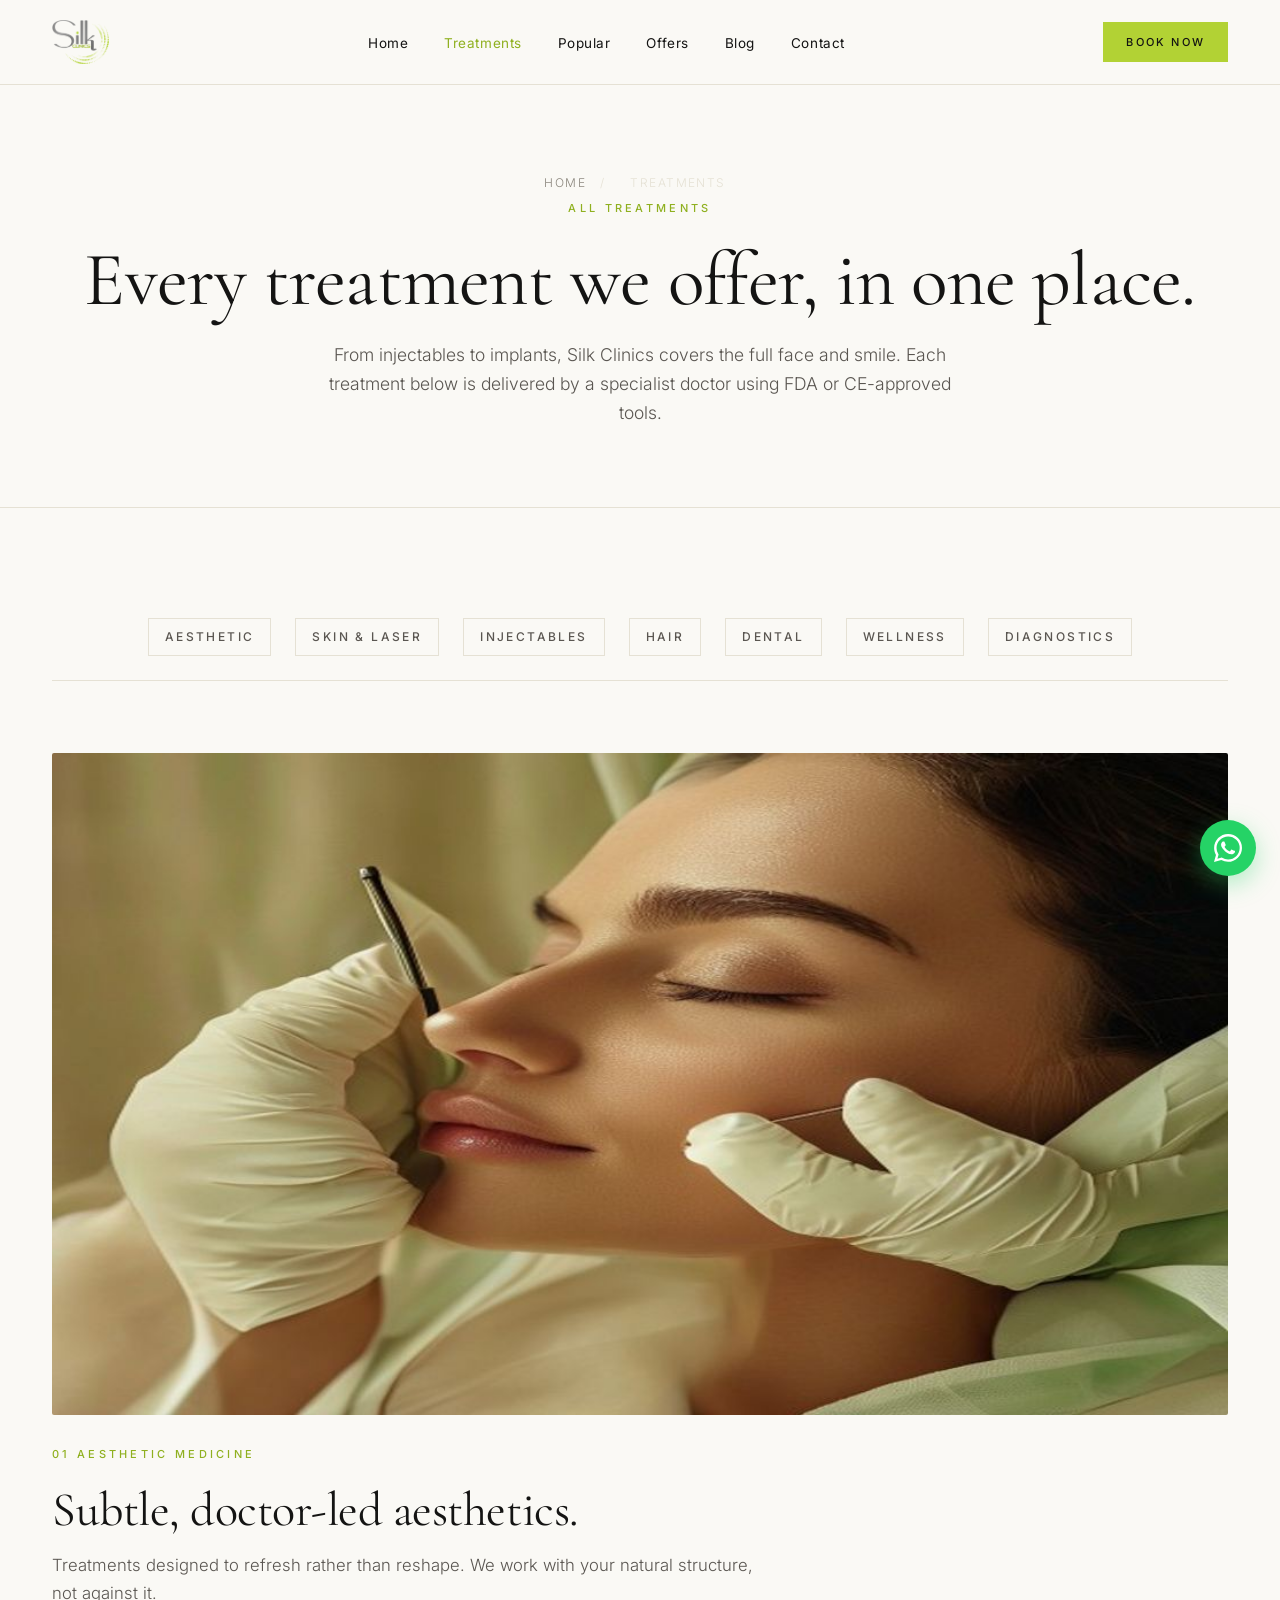
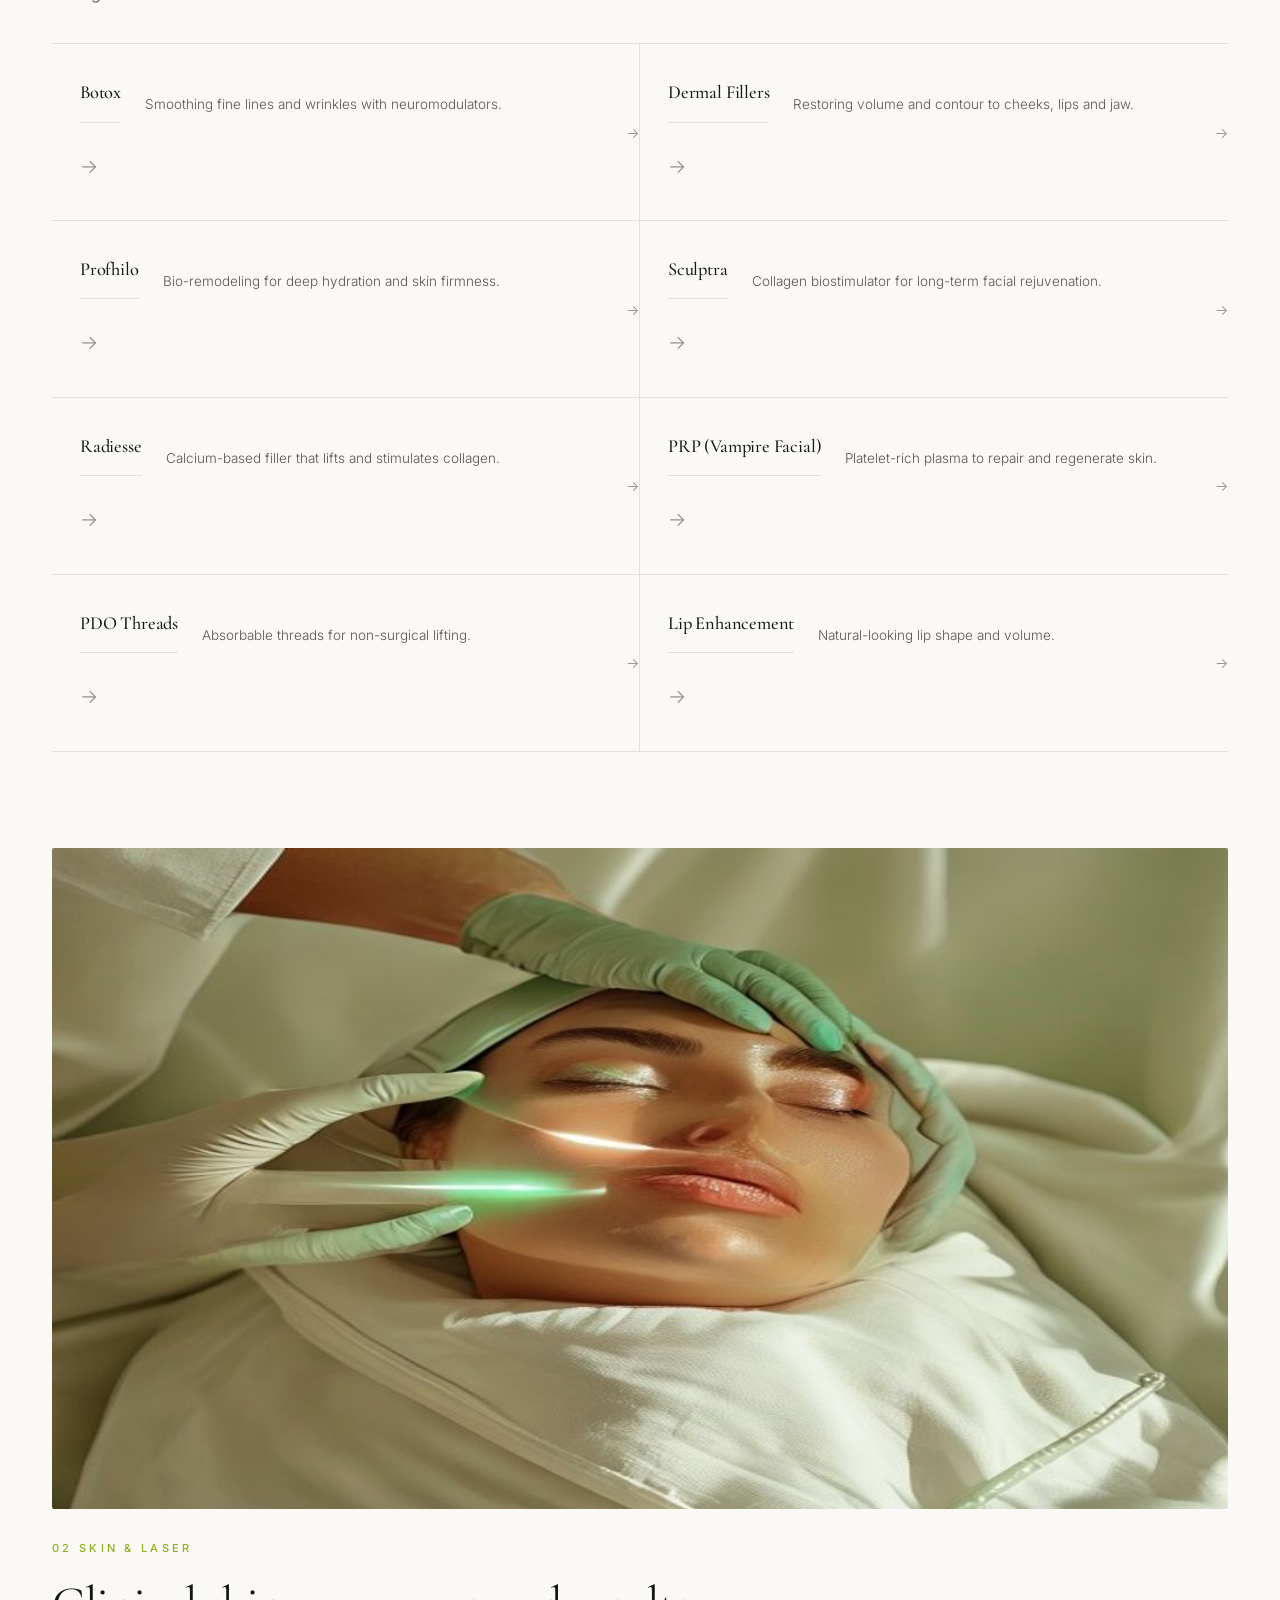
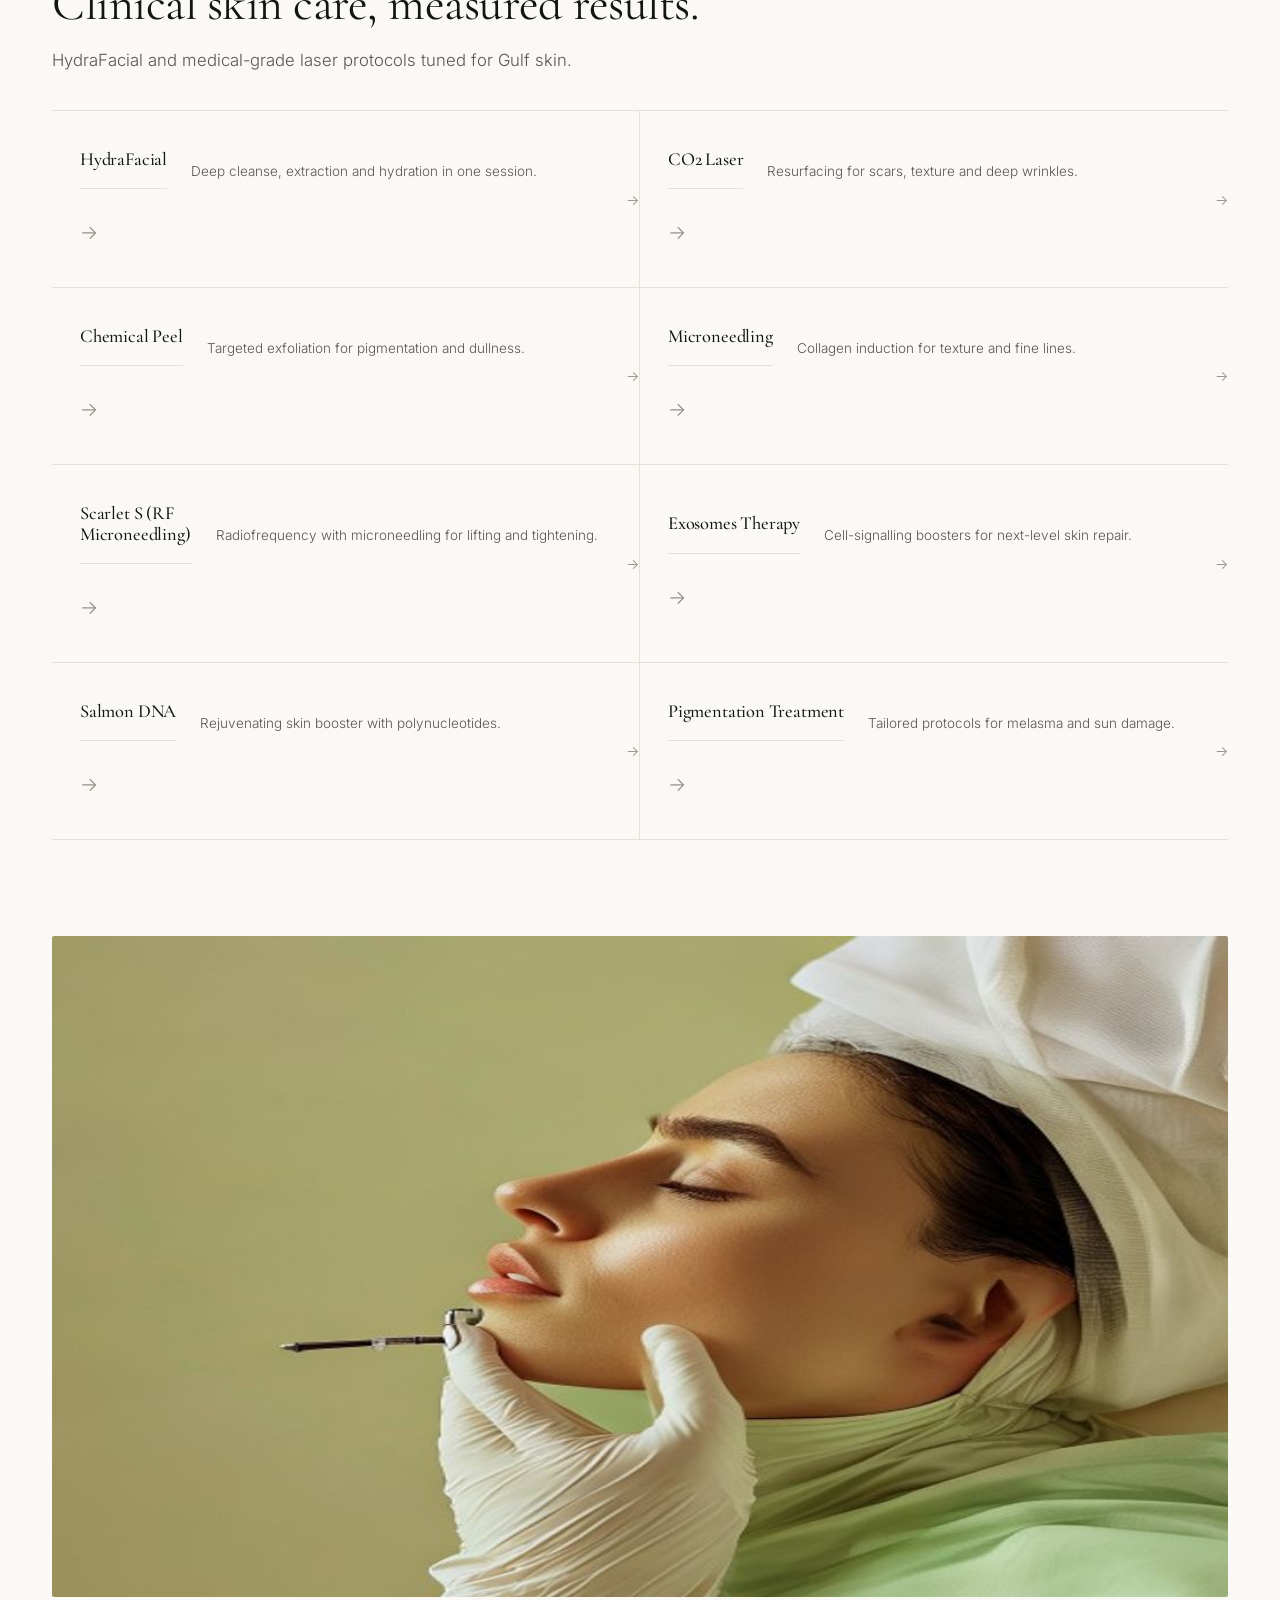
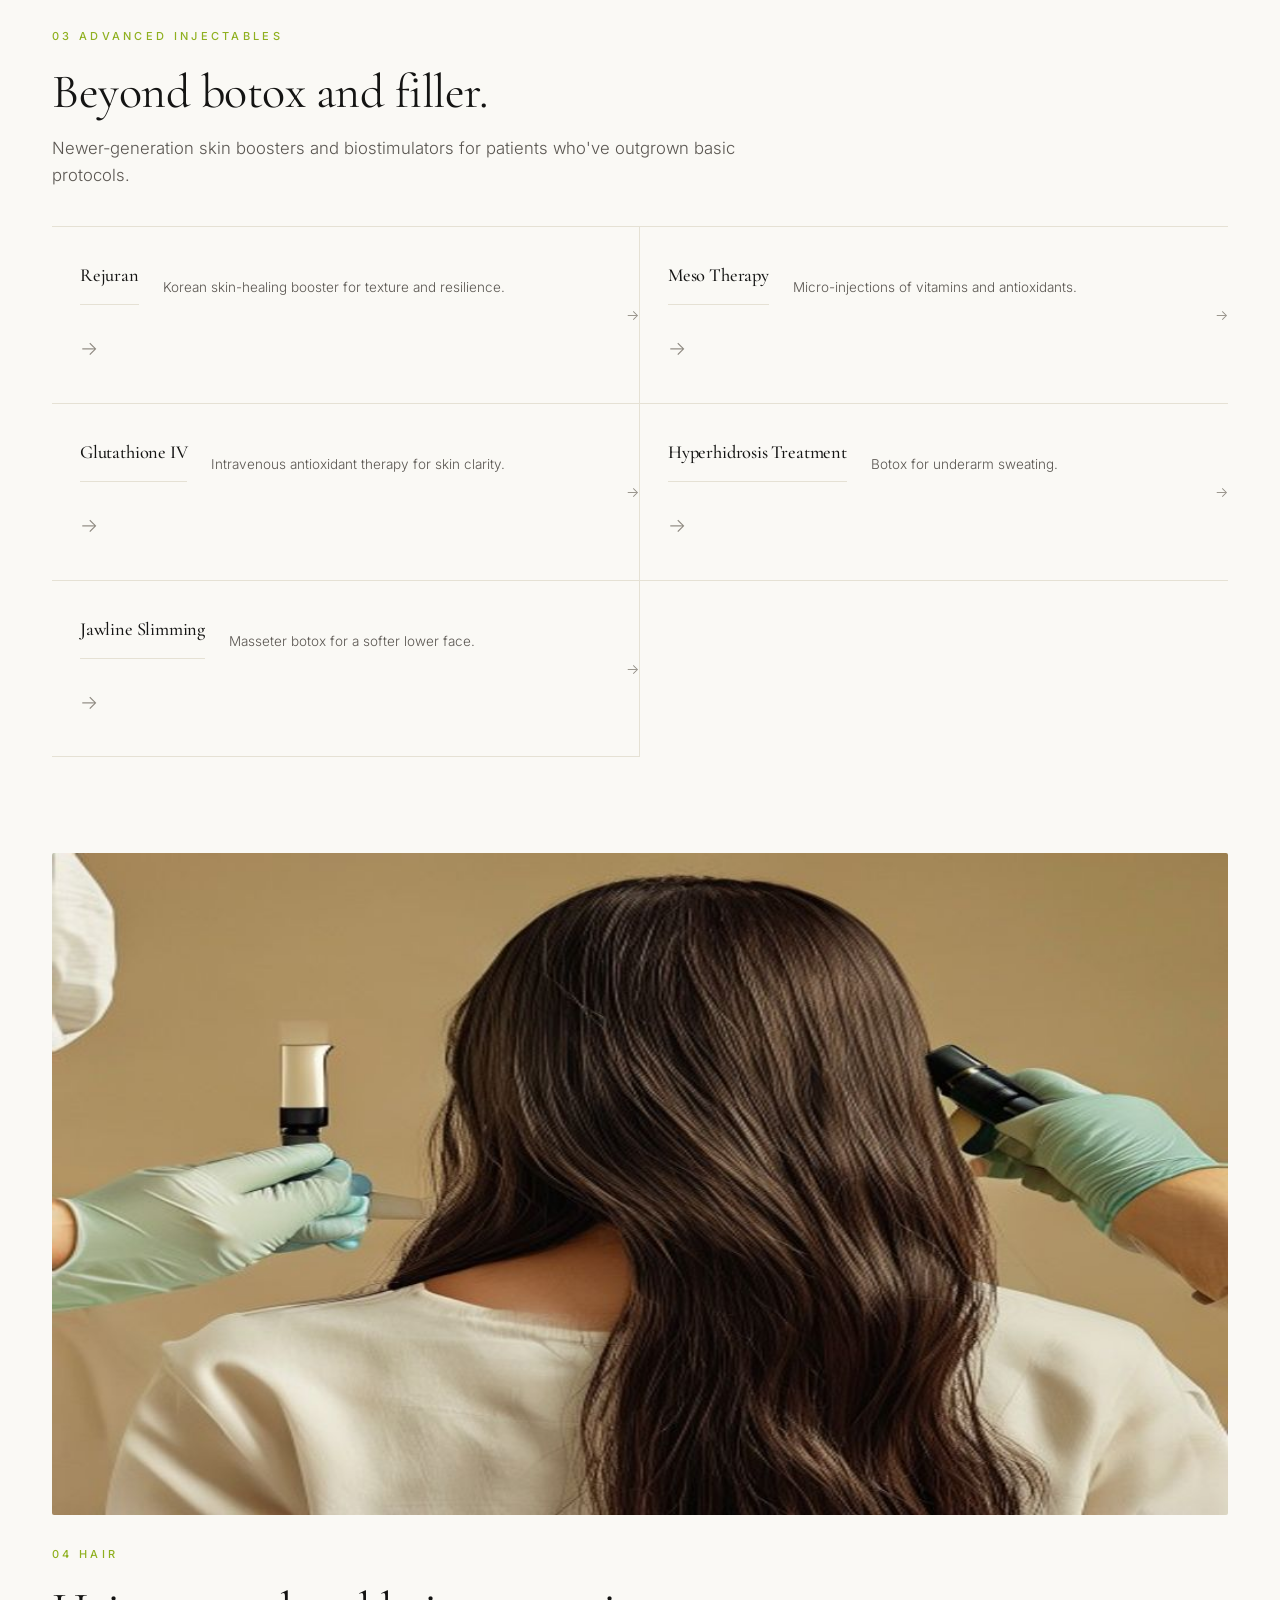
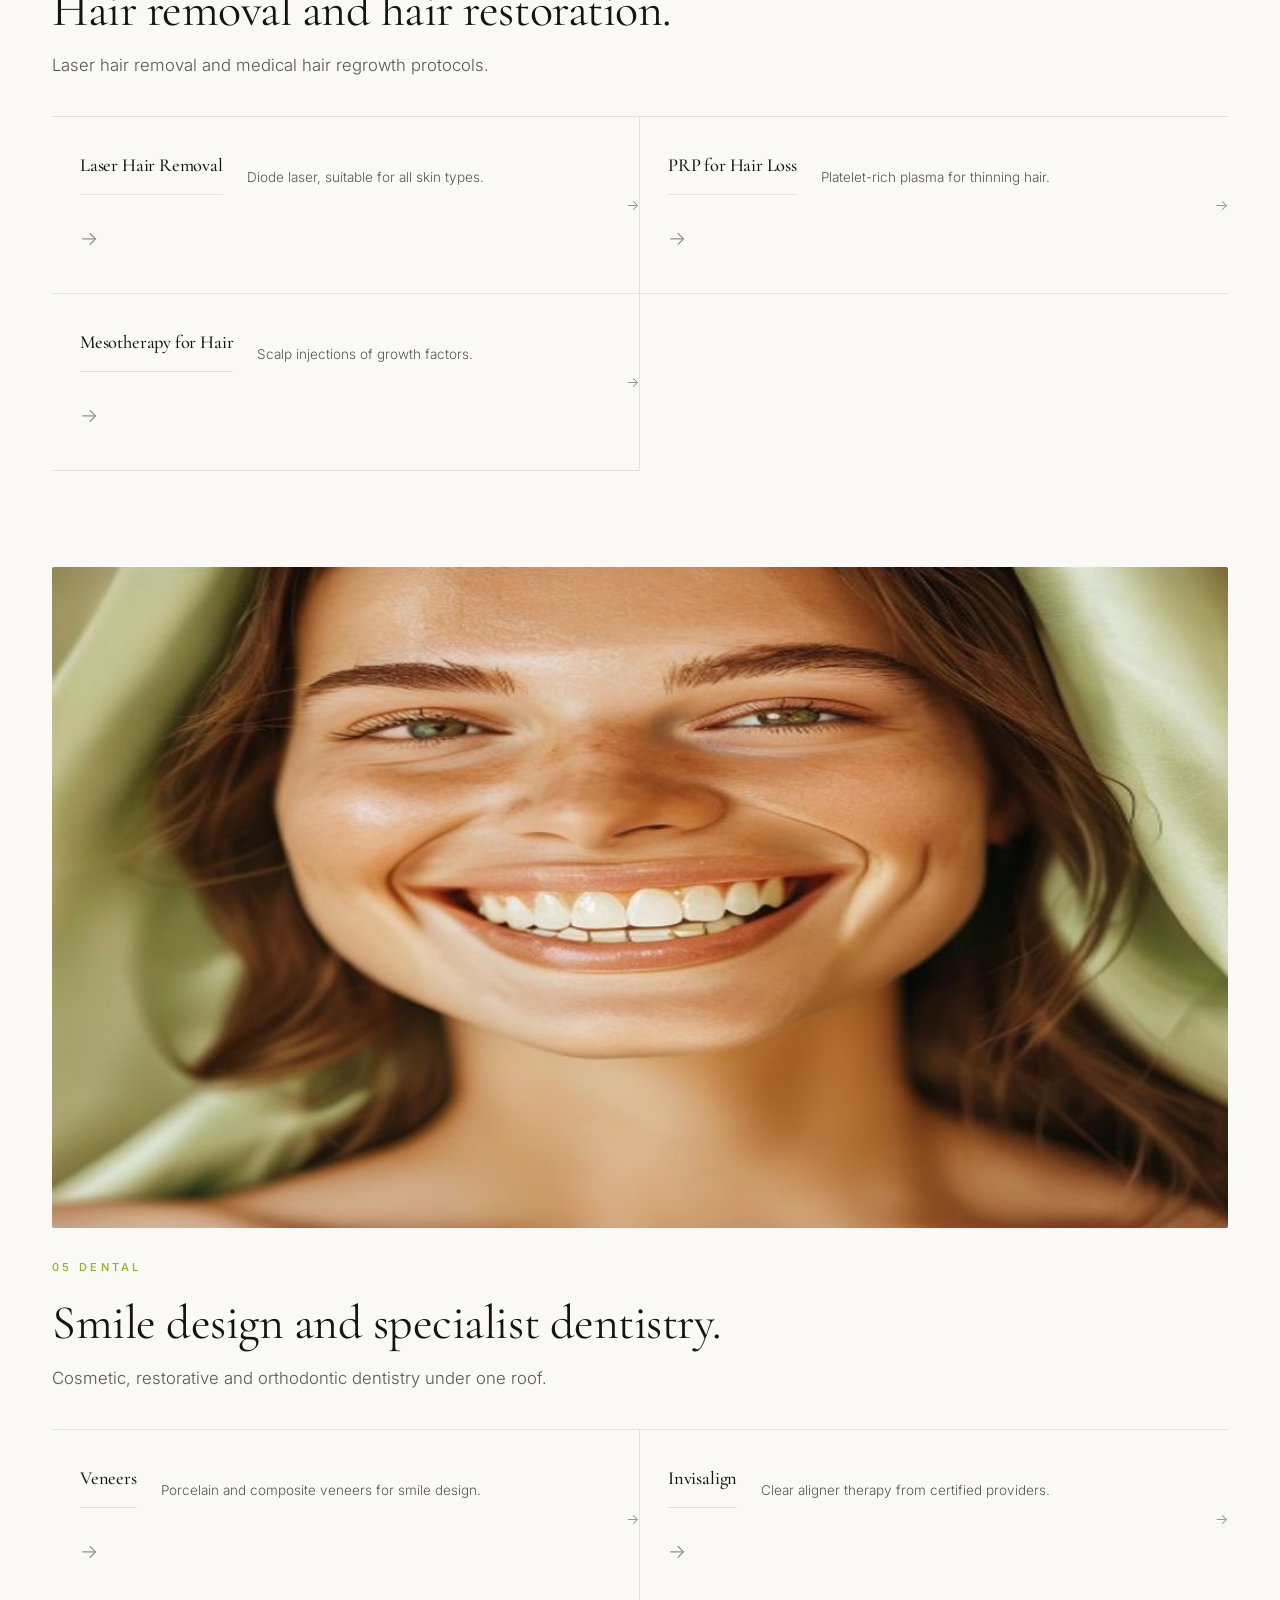
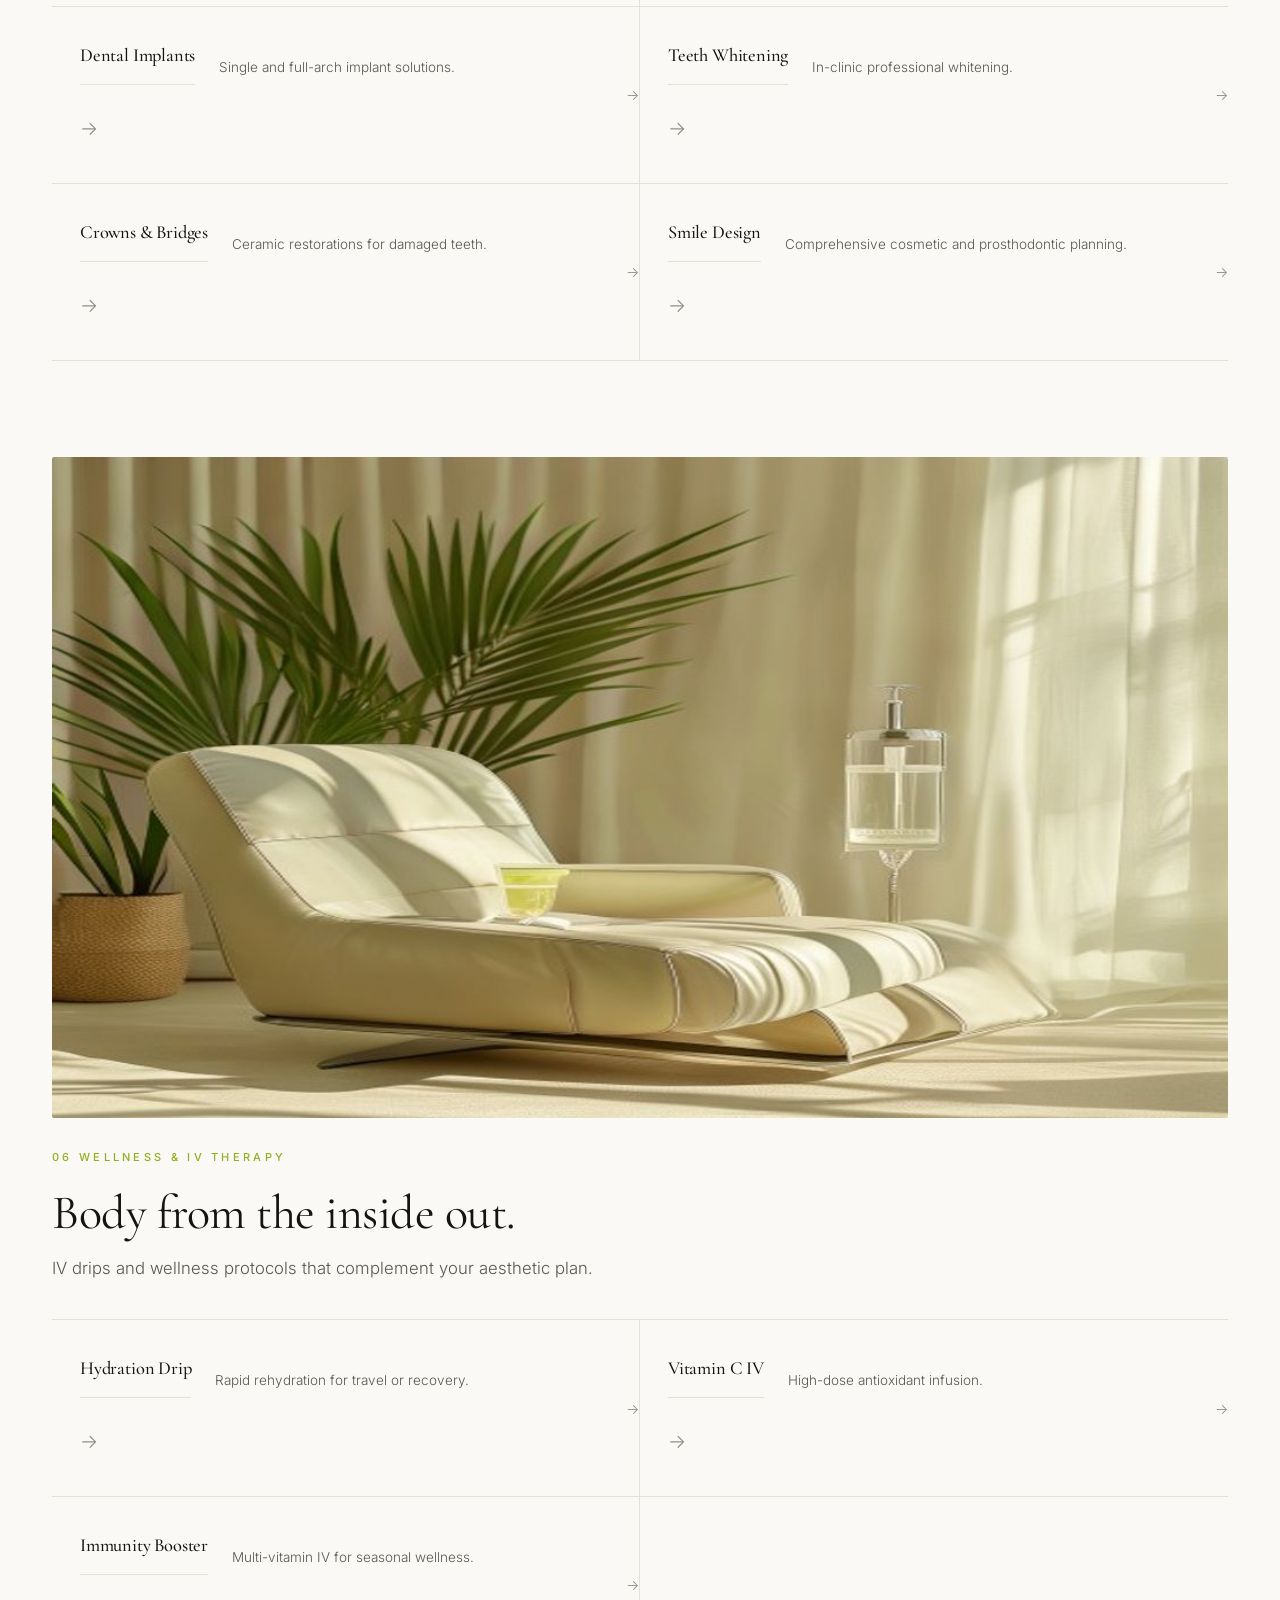
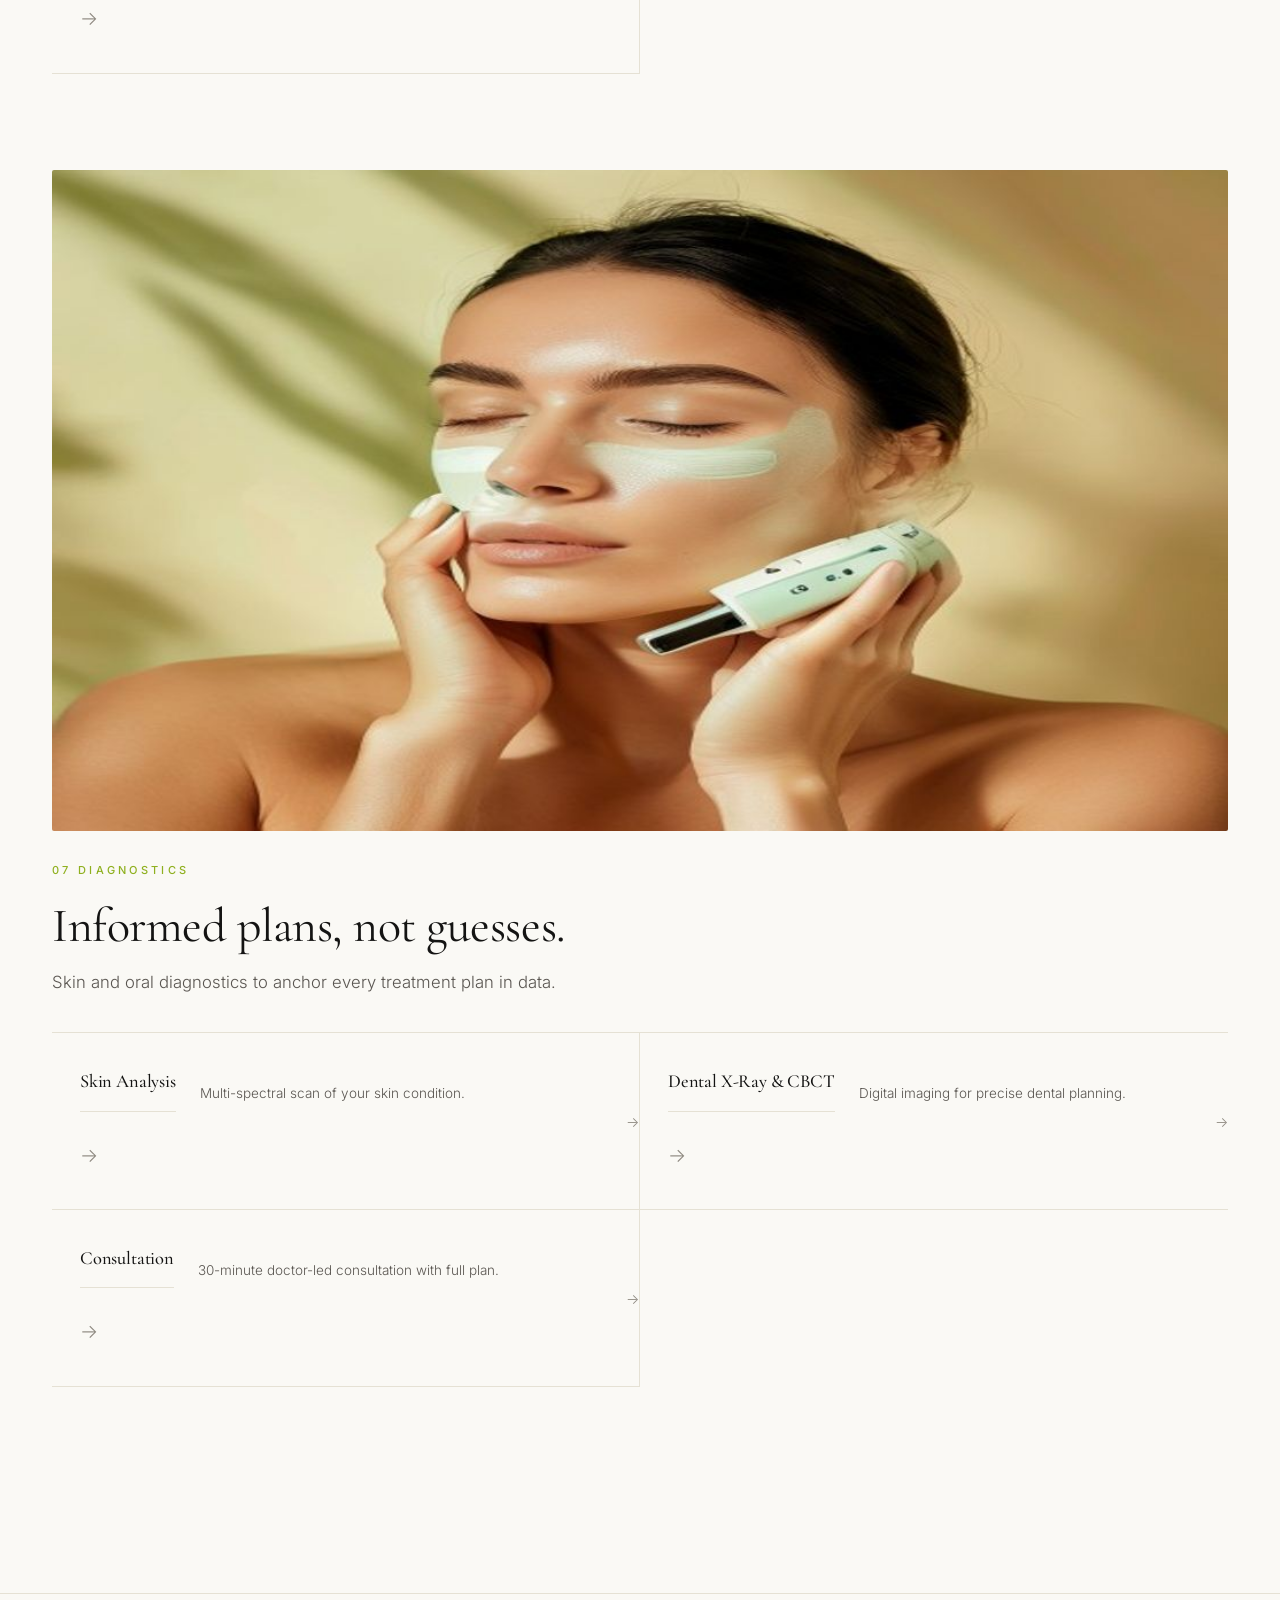
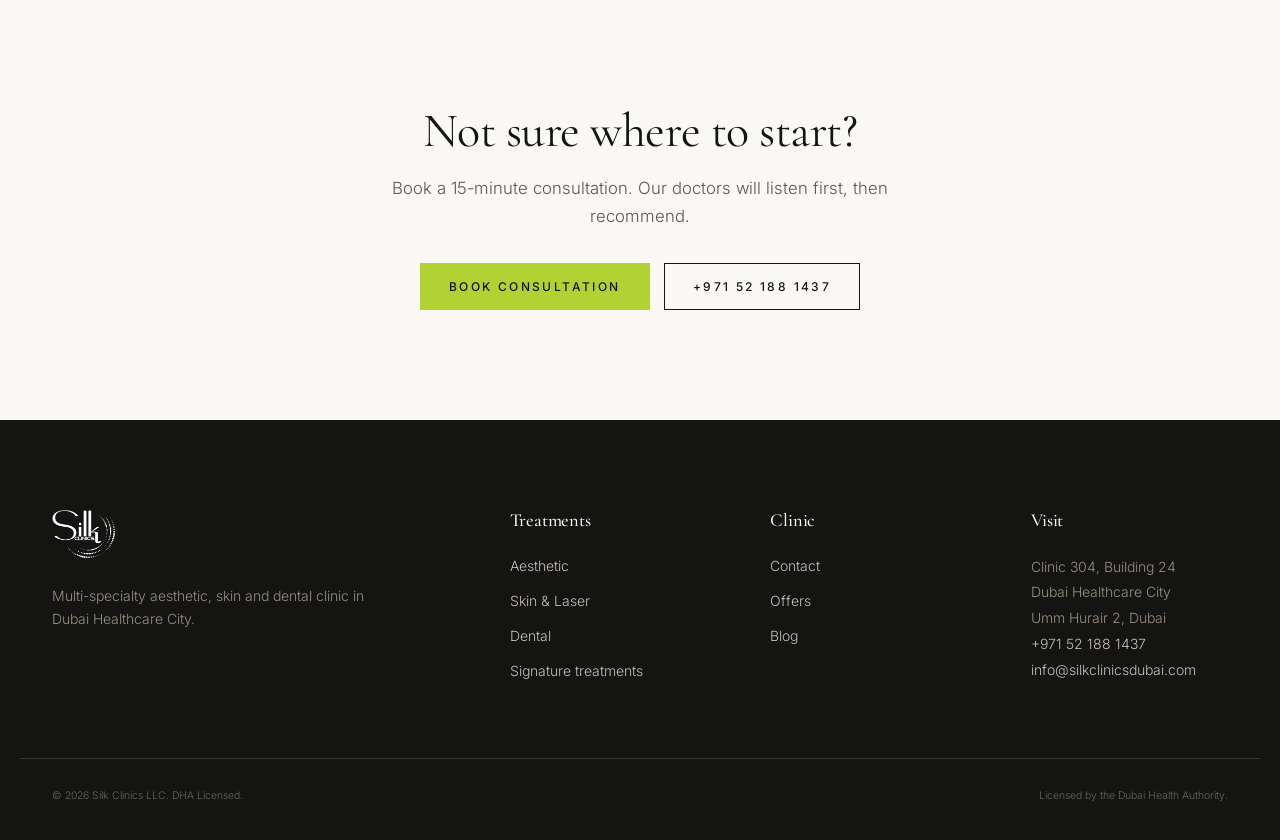
<file: treatments.html>
<!DOCTYPE html>
<html lang="en">
<head>
<meta charset="UTF-8">
<meta name="viewport" content="width=device-width, initial-scale=1.0">
<title>Treatments in Dubai | Silk Clinics Dubai Healthcare City</title>
<meta name="description" content="Explore the full range of aesthetic, skin, laser and dental treatments at Silk Clinics Dubai. Botox, fillers, HydraFacial, CO2 laser, veneers, Invisalign and more.">
<meta name="robots" content="index, follow">
<link rel="canonical" href="https://silkclinicsdubai.com/treatments/">

<meta property="og:type" content="website">
<meta property="og:title" content="Treatments | Silk Clinics Dubai">
<meta property="og:description" content="Full list of aesthetic, skin, laser and dental treatments at Silk Clinics Dubai.">
<meta property="og:url" content="https://silkclinicsdubai.com/treatments/">

<link rel="preconnect" href="https://fonts.googleapis.com">
<link rel="preconnect" href="https://fonts.gstatic.com" crossorigin>
<link href="https://fonts.googleapis.com/css2?family=Cormorant+Garamond:wght@300;400;500;600&family=Inter:wght@300;400;500;600&display=swap" rel="stylesheet">
<link rel="stylesheet" href="styles.css?v=23">
<link rel="icon" type="image/png" href="images/real/Silk-logo-digital-3D.webp">

<script type="application/ld+json">
{
  "@context": "https://schema.org",
  "@type": "BreadcrumbList",
  "itemListElement": [
    {"@type":"ListItem","position":1,"name":"Home","item":"https://silkclinicsdubai.com/"},
    {"@type":"ListItem","position":2,"name":"Treatments","item":"https://silkclinicsdubai.com/treatments/"}
  ]
}
</script>
</head>
<body>

<header class="site-header">
  <nav class="nav" aria-label="Primary">
    <a href="index.html" class="brand"><img src="images/real/Silk-logo-digital-3D.webp" alt="Silk Clinics logo" class="brand-logo"></a>
    <ul class="nav-links">
      <li><a href="index.html">Home</a></li>
      <li><a href="treatments.html" class="active">Treatments</a></li>
      <li><a href="popular-treatments.html">Popular</a></li>
      <li><a href="offers.html">Offers</a></li>
      <li><a href="blog.html">Blog</a></li>
      <li><a href="contact.html">Contact</a></li>
    </ul>
    <a href="contact.html" class="btn btn-primary nav-cta">Book Now</a>
    <button class="menu-toggle" aria-label="Toggle menu" aria-expanded="false">
      <span></span><span></span><span></span>
    </button>
  </nav>
</header>

<main>

<section class="page-hero">
  <div class="container">
    <nav class="breadcrumbs" aria-label="Breadcrumb">
      <a href="index.html">Home</a> <span>/</span> <span>Treatments</span>
    </nav>
    <span class="eyebrow">All treatments</span>
    <h1>Every treatment we offer, in one place.</h1>
    <p class="page-lead">From injectables to implants, Silk Clinics covers the full face and smile. Each treatment below is delivered by a specialist doctor using FDA or CE-approved tools.</p>
  </div>
</section>

<section class="section block">
  <div class="container">
    <div class="category-nav">
      <a href="#aesthetic">Aesthetic</a>
      <a href="#skin">Skin & Laser</a>
      <a href="#injectables">Injectables</a>
      <a href="#hair">Hair</a>
      <a href="#dental">Dental</a>
      <a href="#wellness">Wellness</a>
      <a href="#diagnostics">Diagnostics</a>
    </div>

    <!-- Aesthetic -->
    <div class="category" id="aesthetic">
      <img src="images/generated/cat-aesthetic.jpg" alt="Aesthetic medicine at Silk Clinics" class="category-image" loading="lazy">
      <div class="category-head">
        <span class="eyebrow">01 Aesthetic medicine</span>
        <h2>Subtle, doctor-led aesthetics.</h2>
        <p>Treatments designed to refresh rather than reshape. We work with your natural structure, not against it.</p>
      </div>
      <ul class="treatment-list">
        <li><a href="treatment-botox.html"><h3>Botox</h3><p>Smoothing fine lines and wrinkles with neuromodulators.</p><span class="arrow">&rarr;</span></a></li>
        <li><a href="treatment-botox.html"><h3>Dermal Fillers</h3><p>Restoring volume and contour to cheeks, lips and jaw.</p><span class="arrow">&rarr;</span></a></li>
        <li><a href="treatment-botox.html"><h3>Profhilo</h3><p>Bio-remodeling for deep hydration and skin firmness.</p><span class="arrow">&rarr;</span></a></li>
        <li><a href="treatment-botox.html"><h3>Sculptra</h3><p>Collagen biostimulator for long-term facial rejuvenation.</p><span class="arrow">&rarr;</span></a></li>
        <li><a href="treatment-botox.html"><h3>Radiesse</h3><p>Calcium-based filler that lifts and stimulates collagen.</p><span class="arrow">&rarr;</span></a></li>
        <li><a href="treatment-botox.html"><h3>PRP (Vampire Facial)</h3><p>Platelet-rich plasma to repair and regenerate skin.</p><span class="arrow">&rarr;</span></a></li>
        <li><a href="treatment-botox.html"><h3>PDO Threads</h3><p>Absorbable threads for non-surgical lifting.</p><span class="arrow">&rarr;</span></a></li>
        <li><a href="treatment-botox.html"><h3>Lip Enhancement</h3><p>Natural-looking lip shape and volume.</p><span class="arrow">&rarr;</span></a></li>
      </ul>
    </div>

    <!-- Skin & Laser -->
    <div class="category" id="skin">
      <img src="images/generated/cat-skin.jpg" alt="Skin and laser at Silk Clinics" class="category-image" loading="lazy">
      <div class="category-head">
        <span class="eyebrow">02 Skin & laser</span>
        <h2>Clinical skin care, measured results.</h2>
        <p>HydraFacial and medical-grade laser protocols tuned for Gulf skin.</p>
      </div>
      <ul class="treatment-list">
        <li><a href="treatment-botox.html"><h3>HydraFacial</h3><p>Deep cleanse, extraction and hydration in one session.</p><span class="arrow">&rarr;</span></a></li>
        <li><a href="treatment-botox.html"><h3>CO2 Laser</h3><p>Resurfacing for scars, texture and deep wrinkles.</p><span class="arrow">&rarr;</span></a></li>
        <li><a href="treatment-botox.html"><h3>Chemical Peel</h3><p>Targeted exfoliation for pigmentation and dullness.</p><span class="arrow">&rarr;</span></a></li>
        <li><a href="treatment-botox.html"><h3>Microneedling</h3><p>Collagen induction for texture and fine lines.</p><span class="arrow">&rarr;</span></a></li>
        <li><a href="treatment-botox.html"><h3>Scarlet S (RF Microneedling)</h3><p>Radiofrequency with microneedling for lifting and tightening.</p><span class="arrow">&rarr;</span></a></li>
        <li><a href="treatment-botox.html"><h3>Exosomes Therapy</h3><p>Cell-signalling boosters for next-level skin repair.</p><span class="arrow">&rarr;</span></a></li>
        <li><a href="treatment-botox.html"><h3>Salmon DNA</h3><p>Rejuvenating skin booster with polynucleotides.</p><span class="arrow">&rarr;</span></a></li>
        <li><a href="treatment-botox.html"><h3>Pigmentation Treatment</h3><p>Tailored protocols for melasma and sun damage.</p><span class="arrow">&rarr;</span></a></li>
      </ul>
    </div>

    <!-- Injectables -->
    <div class="category" id="injectables">
      <img src="images/generated/cat-injectables.jpg" alt="Advanced injectables" class="category-image" loading="lazy">
      <div class="category-head">
        <span class="eyebrow">03 Advanced injectables</span>
        <h2>Beyond botox and filler.</h2>
        <p>Newer-generation skin boosters and biostimulators for patients who've outgrown basic protocols.</p>
      </div>
      <ul class="treatment-list">
        <li><a href="treatment-botox.html"><h3>Rejuran</h3><p>Korean skin-healing booster for texture and resilience.</p><span class="arrow">&rarr;</span></a></li>
        <li><a href="treatment-botox.html"><h3>Meso Therapy</h3><p>Micro-injections of vitamins and antioxidants.</p><span class="arrow">&rarr;</span></a></li>
        <li><a href="treatment-botox.html"><h3>Glutathione IV</h3><p>Intravenous antioxidant therapy for skin clarity.</p><span class="arrow">&rarr;</span></a></li>
        <li><a href="treatment-botox.html"><h3>Hyperhidrosis Treatment</h3><p>Botox for underarm sweating.</p><span class="arrow">&rarr;</span></a></li>
        <li><a href="treatment-botox.html"><h3>Jawline Slimming</h3><p>Masseter botox for a softer lower face.</p><span class="arrow">&rarr;</span></a></li>
      </ul>
    </div>

    <!-- Hair -->
    <div class="category" id="hair">
      <img src="images/generated/cat-hair.jpg" alt="Hair treatments" class="category-image" loading="lazy">
      <div class="category-head">
        <span class="eyebrow">04 Hair</span>
        <h2>Hair removal and hair restoration.</h2>
        <p>Laser hair removal and medical hair regrowth protocols.</p>
      </div>
      <ul class="treatment-list">
        <li><a href="treatment-botox.html"><h3>Laser Hair Removal</h3><p>Diode laser, suitable for all skin types.</p><span class="arrow">&rarr;</span></a></li>
        <li><a href="treatment-botox.html"><h3>PRP for Hair Loss</h3><p>Platelet-rich plasma for thinning hair.</p><span class="arrow">&rarr;</span></a></li>
        <li><a href="treatment-botox.html"><h3>Mesotherapy for Hair</h3><p>Scalp injections of growth factors.</p><span class="arrow">&rarr;</span></a></li>
      </ul>
    </div>

    <!-- Dental -->
    <div class="category" id="dental">
      <img src="images/generated/cat-dental.jpg" alt="Dentistry at Silk Clinics" class="category-image" loading="lazy">
      <div class="category-head">
        <span class="eyebrow">05 Dental</span>
        <h2>Smile design and specialist dentistry.</h2>
        <p>Cosmetic, restorative and orthodontic dentistry under one roof.</p>
      </div>
      <ul class="treatment-list">
        <li><a href="treatment-botox.html"><h3>Veneers</h3><p>Porcelain and composite veneers for smile design.</p><span class="arrow">&rarr;</span></a></li>
        <li><a href="treatment-botox.html"><h3>Invisalign</h3><p>Clear aligner therapy from certified providers.</p><span class="arrow">&rarr;</span></a></li>
        <li><a href="treatment-botox.html"><h3>Dental Implants</h3><p>Single and full-arch implant solutions.</p><span class="arrow">&rarr;</span></a></li>
        <li><a href="treatment-botox.html"><h3>Teeth Whitening</h3><p>In-clinic professional whitening.</p><span class="arrow">&rarr;</span></a></li>
        <li><a href="treatment-botox.html"><h3>Crowns & Bridges</h3><p>Ceramic restorations for damaged teeth.</p><span class="arrow">&rarr;</span></a></li>
        <li><a href="treatment-botox.html"><h3>Smile Design</h3><p>Comprehensive cosmetic and prosthodontic planning.</p><span class="arrow">&rarr;</span></a></li>
      </ul>
    </div>

    <!-- Wellness -->
    <div class="category" id="wellness">
      <img src="images/generated/cat-wellness.jpg" alt="Wellness and IV therapy" class="category-image" loading="lazy">
      <div class="category-head">
        <span class="eyebrow">06 Wellness & IV therapy</span>
        <h2>Body from the inside out.</h2>
        <p>IV drips and wellness protocols that complement your aesthetic plan.</p>
      </div>
      <ul class="treatment-list">
        <li><a href="treatment-botox.html"><h3>Hydration Drip</h3><p>Rapid rehydration for travel or recovery.</p><span class="arrow">&rarr;</span></a></li>
        <li><a href="treatment-botox.html"><h3>Vitamin C IV</h3><p>High-dose antioxidant infusion.</p><span class="arrow">&rarr;</span></a></li>
        <li><a href="treatment-botox.html"><h3>Immunity Booster</h3><p>Multi-vitamin IV for seasonal wellness.</p><span class="arrow">&rarr;</span></a></li>
      </ul>
    </div>

    <!-- Diagnostics -->
    <div class="category" id="diagnostics">
      <img src="images/generated/cat-diagnostics.jpg" alt="Diagnostics at Silk Clinics" class="category-image" loading="lazy">
      <div class="category-head">
        <span class="eyebrow">07 Diagnostics</span>
        <h2>Informed plans, not guesses.</h2>
        <p>Skin and oral diagnostics to anchor every treatment plan in data.</p>
      </div>
      <ul class="treatment-list">
        <li><a href="treatment-botox.html"><h3>Skin Analysis</h3><p>Multi-spectral scan of your skin condition.</p><span class="arrow">&rarr;</span></a></li>
        <li><a href="treatment-botox.html"><h3>Dental X-Ray & CBCT</h3><p>Digital imaging for precise dental planning.</p><span class="arrow">&rarr;</span></a></li>
        <li><a href="treatment-botox.html"><h3>Consultation</h3><p>30-minute doctor-led consultation with full plan.</p><span class="arrow">&rarr;</span></a></li>
      </ul>
    </div>

  </div>
</section>

<section class="section block cta-block">
  <div class="container cta-inner">
    <h2>Not sure where to start?</h2>
    <p>Book a 15-minute consultation. Our doctors will listen first, then recommend.</p>
    <div class="cta-actions">
      <a href="contact.html" class="btn btn-primary">Book consultation</a>
      <a href="tel:+971521881437" class="btn btn-ghost">+971 52 188 1437</a>
    </div>
  </div>
</section>

</main>

<footer class="site-footer">
  <div class="container footer-grid">
    <div class="footer-brand">
      <a href="index.html" class="brand brand-light"><img src="images/real/Silk-logo-digital-3D.webp" alt="Silk Clinics logo" class="brand-logo brand-logo-dark"></a>
      <p>Multi-specialty aesthetic, skin and dental clinic in Dubai Healthcare City.</p>
    </div>
    <div>
      <h4>Treatments</h4>
      <ul>
        <li><a href="treatments.html#aesthetic">Aesthetic</a></li>
        <li><a href="treatments.html#skin">Skin & Laser</a></li>
        <li><a href="treatments.html#dental">Dental</a></li>
        <li><a href="popular-treatments.html">Signature treatments</a></li>
      </ul>
    </div>
    <div>
      <h4>Clinic</h4>
      <ul>
        <li><a href="contact.html">Contact</a></li>
        <li><a href="offers.html">Offers</a></li>
        <li><a href="blog.html">Blog</a></li>
      </ul>
    </div>
    <div>
      <h4>Visit</h4>
      <address>
        Clinic 304, Building 24<br>
        Dubai Healthcare City<br>
        Umm Hurair 2, Dubai<br>
        <a href="tel:+971521881437">+971 52 188 1437</a><br>
        <a href="mailto:info@silkclinicsdubai.com">info@silkclinicsdubai.com</a>
      </address>
    </div>
  </div>
  <div class="footer-bottom container">
    <small>&copy; 2026 Silk Clinics LLC. DHA Licensed.</small>
    <small>Licensed by the Dubai Health Authority.</small>
  </div>
</footer>

<a href="https://wa.me/971521881437" class="whatsapp-float" aria-label="WhatsApp us">
  <svg xmlns="http://www.w3.org/2000/svg" viewBox="0 0 24 24" fill="currentColor" width="26" height="26"><path d="M20.52 3.48A11.93 11.93 0 0 0 12.04 0C5.46 0 .1 5.36.1 11.94c0 2.1.55 4.16 1.6 5.98L0 24l6.25-1.64a11.9 11.9 0 0 0 5.79 1.48h.01c6.58 0 11.94-5.36 11.94-11.94 0-3.19-1.24-6.19-3.47-8.42zM12.04 21.8h-.01a9.86 9.86 0 0 1-5.03-1.38l-.36-.21-3.71.97.99-3.61-.23-.37a9.83 9.83 0 0 1-1.52-5.26c0-5.46 4.45-9.9 9.92-9.9 2.65 0 5.14 1.03 7.01 2.9a9.84 9.84 0 0 1 2.9 7.02c0 5.47-4.44 9.92-9.92 9.92zm5.44-7.42c-.3-.15-1.76-.87-2.03-.97-.27-.1-.47-.15-.67.15s-.77.97-.94 1.17c-.17.2-.35.22-.64.07-.3-.15-1.26-.46-2.4-1.48-.89-.79-1.49-1.77-1.66-2.07-.17-.3-.02-.46.13-.6.13-.13.3-.34.45-.5.15-.17.2-.3.3-.5.1-.2.05-.37-.02-.52-.07-.15-.67-1.62-.92-2.22-.24-.58-.49-.5-.67-.51l-.57-.01c-.2 0-.5.07-.77.37-.27.3-1.02 1-1.02 2.42 0 1.42 1.05 2.8 1.2 3 .15.2 2.07 3.17 5.02 4.43.7.3 1.25.48 1.68.62.7.22 1.35.19 1.86.12.57-.08 1.76-.72 2-1.42.25-.7.25-1.3.17-1.42-.07-.12-.27-.2-.57-.35z"/></svg>
</a>

<div class="sticky-cta" aria-hidden="true">
  <a href="tel:+971521881437" class="sc-call">Call</a>
  <a href="contact.html" class="sc-book">Book a visit</a>
</div>

</body>
</html>
</file>
<file: styles.css>
/* =========================================================
   Silk Clinics Dubai — Design System v2
   Brand accent: Silk Green #B2D234
   ========================================================= */

:root {
  --bg:          #FAF9F5;
  --bg-alt:      #F2EFE6;
  --bg-dark:     #141413;
  --ink:         #141413;
  --ink-soft:    #5A5651;
  --ink-muted:   #8C877E;
  --line:        #E5E1D4;
  --line-dark:   #2A2824;
  --accent:      #B2D234;
  --accent-dark: #8FB01F;
  --accent-tint: #E9F1C5;
  --white:       #FFFFFF;
  --whatsapp:    #25D366;

  --serif: 'Cormorant Garamond', 'Times New Roman', serif;
  --sans:  'Inter', -apple-system, BlinkMacSystemFont, 'Segoe UI', sans-serif;
  --mono:  'JetBrains Mono', ui-monospace, monospace;

  --max: 1240px;
  --radius: 2px;
  --ease: cubic-bezier(.4,.0,.2,1);
}

* { box-sizing: border-box; margin: 0; padding: 0; }
html { scroll-behavior: smooth; }
body {
  font-family: var(--sans);
  color: var(--ink);
  background: var(--bg);
  line-height: 1.65;
  font-weight: 300;
  font-size: 16px;
  -webkit-font-smoothing: antialiased;
  text-rendering: optimizeLegibility;
}
img { max-width: 100%; height: auto; display: block; }
a { color: inherit; text-decoration: none; transition: color .2s var(--ease); }
a:hover { color: var(--accent-dark); }
ul { list-style: none; }

h1, h2, h3, h4, h5 {
  font-family: var(--serif);
  font-weight: 400;
  line-height: 1.15;
  letter-spacing: -.01em;
  color: var(--ink);
}
h1 { font-size: clamp(2.5rem, 6vw, 4.75rem); font-weight: 400; }
h2 { font-size: clamp(1.9rem, 3.8vw, 3rem); }
h3 { font-size: clamp(1.35rem, 2vw, 1.65rem); font-weight: 500; }
h4 { font-size: 1.2rem; font-weight: 500; }
p  { color: var(--ink-soft); }

.container { max-width: var(--max); margin: 0 auto; padding: 0 32px; }

.eyebrow {
  display: inline-block;
  font-family: var(--sans);
  font-size: 11px;
  letter-spacing: .3em;
  text-transform: uppercase;
  color: var(--accent-dark);
  font-weight: 500;
  margin-bottom: 20px;
}

/* ===== Header ===== */
.site-header {
  position: sticky;
  top: 0;
  background: rgba(250, 249, 245, .94);
  backdrop-filter: blur(12px);
  -webkit-backdrop-filter: blur(12px);
  border-bottom: 1px solid var(--line);
  z-index: 100;
}
.nav {
  display: flex;
  align-items: center;
  justify-content: space-between;
  padding: 20px 32px;
  max-width: var(--max);
  margin: 0 auto;
}
.brand {
  font-family: var(--serif);
  font-size: 1.55rem;
  font-weight: 500;
  letter-spacing: .12em;
  text-transform: uppercase;
  line-height: 1;
  display: flex;
  align-items: center;
  gap: 6px;
}
.brand .dot {
  width: 7px;
  height: 7px;
  border-radius: 50%;
  background: var(--accent);
  display: inline-block;
}
.brand em {
  color: var(--ink-soft);
  font-style: italic;
  font-weight: 400;
  text-transform: lowercase;
  letter-spacing: .02em;
  font-size: .9em;
}
.nav-links {
  display: flex;
  gap: 36px;
  align-items: center;
}
.nav-links a {
  font-size: 13.5px;
  letter-spacing: .04em;
  color: var(--ink);
  font-weight: 400;
}
.nav-links a.active { color: var(--accent-dark); }
.nav-links a:hover { color: var(--accent-dark); }

.btn {
  display: inline-block;
  padding: 13px 28px;
  font-size: 12px;
  letter-spacing: .2em;
  text-transform: uppercase;
  font-weight: 500;
  border: 1px solid var(--ink);
  color: var(--ink);
  background: transparent;
  cursor: pointer;
  transition: all .25s var(--ease);
  text-decoration: none;
}
.btn:hover { background: var(--ink); color: var(--bg); }
.btn.primary { background: var(--accent); color: var(--ink); border-color: var(--accent); }
.btn.primary:hover { background: var(--accent-dark); border-color: var(--accent-dark); color: var(--ink); }
.btn.dark { background: var(--ink); color: var(--bg); }
.btn.dark:hover { background: var(--accent); color: var(--ink); border-color: var(--accent); }

.menu-toggle {
  display: none;
  background: none;
  border: none;
  cursor: pointer;
  padding: 6px;
}
.menu-toggle span {
  display: block;
  width: 24px;
  height: 1px;
  background: var(--ink);
  margin: 6px 0;
  transition: all .25s var(--ease);
}

/* ===== Hero ===== */
.hero {
  padding: 90px 0 110px;
  position: relative;
  overflow: hidden;
}
.hero-grid {
  display: grid;
  grid-template-columns: 1.05fr 1fr;
  gap: 80px;
  align-items: center;
}
.hero h1 em {
  font-style: italic;
  color: var(--accent-dark);
}
.hero h1 .leaf {
  display: inline-block;
  color: var(--accent);
  font-style: italic;
  padding: 0 4px;
}
.hero-lede {
  font-size: 1.1rem;
  max-width: 480px;
  margin: 26px 0 36px;
  color: var(--ink-soft);
}
.hero-cta { display: flex; gap: 14px; flex-wrap: wrap; }

.hero-visual {
  aspect-ratio: 4/5;
  background:
    radial-gradient(circle at 30% 20%, rgba(178,210,52,.22), transparent 55%),
    linear-gradient(160deg, #F2EFE6 0%, #E5E1D4 100%);
  position: relative;
  overflow: hidden;
}
.hero-visual::before {
  content: "";
  position: absolute;
  inset: 16px;
  border: 1px solid rgba(20,20,19,.08);
}
.hero-tag {
  position: absolute;
  bottom: 40px;
  left: 40px;
  right: 40px;
  font-family: var(--serif);
  font-style: italic;
  font-size: 1.35rem;
  color: var(--ink);
}
.hero-tag::before {
  content: "";
  display: inline-block;
  width: 28px;
  height: 1px;
  background: var(--accent);
  vertical-align: middle;
  margin-right: 14px;
}

/* Trust strip */
.trust {
  padding: 24px 0;
  background: var(--ink);
  color: var(--bg);
  overflow: hidden;
}
.trust-row {
  display: flex;
  justify-content: space-around;
  flex-wrap: wrap;
  gap: 24px;
  font-size: 12px;
  letter-spacing: .18em;
  text-transform: uppercase;
  color: #B9B3A5;
}
.trust-row span { display: flex; align-items: center; gap: 10px; }
.trust-row span::before {
  content: "";
  width: 5px;
  height: 5px;
  background: var(--accent);
  border-radius: 50%;
}

/* ===== Sections ===== */
section.block { padding: 110px 0; border-top: 1px solid var(--line); }
.section-head {
  text-align: center;
  max-width: 680px;
  margin: 0 auto 72px;
}
.section-head p { margin-top: 18px; font-size: 1.05rem; }

/* Service cards (homepage) */
.services-grid {
  display: grid;
  grid-template-columns: repeat(3, 1fr);
  gap: 1px;
  background: var(--line);
  border: 1px solid var(--line);
}
.service {
  background: var(--bg);
  padding: 48px 36px;
  transition: background .3s var(--ease);
  position: relative;
}
.service:hover { background: var(--white); }
.service:hover .service-num { color: var(--accent-dark); }
.service-num {
  font-family: var(--serif);
  font-style: italic;
  color: var(--ink-muted);
  font-size: 1rem;
  margin-bottom: 20px;
  transition: color .25s var(--ease);
  display: flex;
  align-items: center;
  gap: 10px;
}
.service-num::after {
  content: "";
  flex: 1;
  height: 1px;
  background: var(--line);
}
.service h3 { margin-bottom: 14px; }
.service p { font-size: 14.5px; line-height: 1.7; }
.service a.more {
  display: inline-block;
  margin-top: 20px;
  font-size: 12px;
  letter-spacing: .18em;
  text-transform: uppercase;
  color: var(--ink);
  border-bottom: 1px solid var(--accent);
  padding-bottom: 3px;
  font-weight: 500;
}
.service a.more:hover { color: var(--accent-dark); }

/* Treatment list (treatments page) */
.categories {
  display: grid;
  grid-template-columns: repeat(2, 1fr);
  gap: 64px 80px;
}
.category h3 {
  font-family: var(--serif);
  font-weight: 500;
  padding-bottom: 18px;
  margin-bottom: 22px;
  border-bottom: 1px solid var(--line);
  display: flex;
  align-items: baseline;
  justify-content: space-between;
}
.category h3 .count {
  font-family: var(--sans);
  font-size: 12px;
  letter-spacing: .2em;
  font-weight: 500;
  color: var(--accent-dark);
  text-transform: uppercase;
}
.category ul li {
  padding: 14px 0;
  border-bottom: 1px solid var(--line);
  font-size: 15px;
  display: flex;
  justify-content: space-between;
  align-items: center;
  cursor: pointer;
  transition: padding .2s var(--ease);
}
.category ul li:hover { padding-left: 10px; color: var(--accent-dark); }
.category ul li::after {
  content: "→";
  color: var(--ink-muted);
  font-size: 14px;
  transition: transform .2s var(--ease);
}
.category ul li:hover::after { color: var(--accent-dark); transform: translateX(4px); }

/* About */
.about-grid {
  display: grid;
  grid-template-columns: 1fr 1.1fr;
  gap: 80px;
  align-items: center;
}
.about-visual {
  aspect-ratio: 4/5;
  background:
    radial-gradient(circle at 70% 30%, rgba(178,210,52,.25), transparent 60%),
    linear-gradient(160deg, #E5E1D4 0%, #C9C0B4 100%);
  position: relative;
}
.about-visual::before {
  content: "";
  position: absolute;
  inset: -18px 18px 18px -18px;
  border: 1px solid var(--accent);
  z-index: -1;
}
.about ul { margin-top: 32px; }
.about ul li {
  padding: 16px 0;
  border-bottom: 1px solid var(--line);
  color: var(--ink);
  font-size: 15px;
  display: flex;
  gap: 16px;
  align-items: flex-start;
}
.about ul li::before {
  content: "";
  width: 8px;
  height: 8px;
  background: var(--accent);
  border-radius: 50%;
  flex-shrink: 0;
  margin-top: 8px;
}

/* Values */
.values-grid {
  display: grid;
  grid-template-columns: repeat(4, 1fr);
  gap: 44px;
}
.value { text-align: center; }
.value-num {
  font-family: var(--serif);
  font-style: italic;
  font-size: 3rem;
  color: var(--accent);
  line-height: 1;
  margin-bottom: 18px;
  position: relative;
  display: inline-block;
}
.value-num::after {
  content: "";
  position: absolute;
  bottom: -8px;
  left: 50%;
  transform: translateX(-50%);
  width: 22px;
  height: 1px;
  background: var(--accent-dark);
}
.value h4 { font-size: 1.25rem; margin-bottom: 10px; }
.value p { font-size: 14px; }

/* Team */
.team { background: var(--bg-alt); }
.team-block { margin-bottom: 70px; }
.team-block:last-child { margin-bottom: 0; }
.team-block-title {
  text-align: center;
  margin-bottom: 44px;
}
.team-grid {
  display: grid;
  grid-template-columns: repeat(3, 1fr);
  gap: 28px;
}
.team-card {
  background: var(--white);
  padding: 40px 28px;
  text-align: center;
  border: 1px solid var(--line);
  transition: transform .25s var(--ease), border-color .25s var(--ease);
}
.team-card:hover { transform: translateY(-4px); border-color: var(--accent); }
.team-avatar {
  width: 96px;
  height: 96px;
  border-radius: 50%;
  margin: 0 auto 22px;
  background: linear-gradient(135deg, var(--accent-tint), var(--accent));
  display: flex;
  align-items: center;
  justify-content: center;
  color: var(--ink);
  font-family: var(--serif);
  font-size: 2.25rem;
  font-weight: 500;
}
.team-card h4 {
  font-family: var(--serif);
  font-size: 1.3rem;
  margin-bottom: 6px;
}
.team-card .role {
  font-size: 11.5px;
  letter-spacing: .18em;
  text-transform: uppercase;
  color: var(--accent-dark);
  font-weight: 500;
}

/* Popular treatments (featured) */
.featured-grid {
  display: grid;
  grid-template-columns: repeat(3, 1fr);
  gap: 32px;
}
.feature-card {
  background: var(--white);
  border: 1px solid var(--line);
  padding: 40px;
  position: relative;
  overflow: hidden;
  transition: border-color .25s var(--ease);
}
.feature-card:hover { border-color: var(--accent); }
.feature-card::before {
  content: "";
  position: absolute;
  top: 0; left: 0;
  width: 4px;
  height: 0;
  background: var(--accent);
  transition: height .3s var(--ease);
}
.feature-card:hover::before { height: 100%; }
.feature-card .ft-visual {
  aspect-ratio: 3/2;
  background: linear-gradient(135deg, var(--accent-tint), var(--bg-alt));
  margin-bottom: 28px;
  position: relative;
}
.feature-card .ft-visual .ft-badge {
  position: absolute;
  top: 16px;
  left: 16px;
  background: var(--ink);
  color: var(--bg);
  font-size: 11px;
  letter-spacing: .18em;
  text-transform: uppercase;
  padding: 7px 14px;
  font-weight: 500;
}
.feature-card h3 { margin-bottom: 14px; }
.feature-card p { font-size: 14.5px; line-height: 1.7; margin-bottom: 18px; }

/* Offer banner */
.offer-banner {
  background:
    radial-gradient(circle at 0% 0%, var(--accent-tint), transparent 50%),
    var(--ink);
  color: var(--bg);
  padding: 100px 0;
  text-align: center;
  position: relative;
}
.offer-banner h2 { color: var(--bg); }
.offer-banner p { color: #C9C0B4; max-width: 640px; margin: 20px auto 36px; }
.offer-pill {
  display: inline-block;
  background: var(--accent);
  color: var(--ink);
  padding: 8px 20px;
  font-size: 11px;
  letter-spacing: .25em;
  text-transform: uppercase;
  font-weight: 500;
  margin-bottom: 24px;
}

/* Offer items grid */
.offer-items {
  display: grid;
  grid-template-columns: repeat(4, 1fr);
  gap: 24px;
  margin-top: 60px;
}
.offer-item {
  background: var(--bg);
  padding: 36px 28px;
  text-align: center;
  border: 1px solid var(--line);
}
.offer-item .disc {
  font-family: var(--serif);
  font-style: italic;
  font-size: 2.5rem;
  color: var(--accent-dark);
  line-height: 1;
  margin-bottom: 14px;
}
.offer-item h4 { font-size: 1.1rem; margin-bottom: 6px; }
.offer-item p { font-size: 13px; }

/* Testimonial */
.testimonial {
  text-align: center;
  max-width: 820px;
  margin: 0 auto;
}
.testimonial blockquote {
  font-family: var(--serif);
  font-style: italic;
  font-size: clamp(1.5rem, 3vw, 2.25rem);
  line-height: 1.35;
  color: var(--ink);
  margin-bottom: 28px;
  position: relative;
}
.testimonial blockquote::before {
  content: "\201C";
  display: block;
  font-size: 4rem;
  color: var(--accent);
  line-height: 0;
  margin-bottom: 30px;
}
.testimonial cite {
  font-style: normal;
  font-size: 13px;
  letter-spacing: .2em;
  text-transform: uppercase;
  color: var(--ink-muted);
}

/* Contact */
.contact-grid {
  display: grid;
  grid-template-columns: 1fr 1fr;
  gap: 80px;
}
.contact-info h3 {
  font-family: var(--serif);
  font-size: 1.4rem;
  margin: 36px 0 12px;
  font-weight: 500;
}
.contact-info h3:first-child { margin-top: 0; }
.contact-info p,
.contact-info a {
  color: var(--ink-soft);
  line-height: 1.85;
  font-size: 15px;
}
.contact-info a:hover { color: var(--accent-dark); }

.contact-form label {
  display: block;
  font-size: 11px;
  letter-spacing: .2em;
  text-transform: uppercase;
  color: var(--ink);
  margin: 24px 0 8px;
  font-weight: 500;
}
.contact-form label:first-child { margin-top: 0; }
.contact-form input,
.contact-form textarea,
.contact-form select {
  width: 100%;
  padding: 14px 0;
  background: transparent;
  border: none;
  border-bottom: 1px solid var(--line);
  font-family: var(--sans);
  font-size: 15px;
  color: var(--ink);
  transition: border-color .2s var(--ease);
}
.contact-form input:focus,
.contact-form textarea:focus,
.contact-form select:focus {
  outline: none;
  border-bottom-color: var(--accent);
}
.contact-form textarea { resize: vertical; min-height: 100px; }
.contact-form button { margin-top: 32px; }

.map {
  margin-top: 56px;
  aspect-ratio: 21/8;
  border: 1px solid var(--line);
  overflow: hidden;
}
.map iframe { width: 100%; height: 100%; border: 0; filter: grayscale(.25) contrast(.96); }

/* Breadcrumbs */
.breadcrumbs {
  padding: 28px 0 0;
  font-size: 12px;
  letter-spacing: .12em;
  text-transform: uppercase;
  color: var(--ink-muted);
}
.breadcrumbs a { color: var(--ink-muted); }
.breadcrumbs a:hover { color: var(--accent-dark); }
.breadcrumbs span { margin: 0 10px; color: var(--line); }

/* Page hero (sub pages) */
.page-hero {
  padding: 60px 0 80px;
  text-align: center;
}
.page-hero h1 { margin-bottom: 16px; }
.page-hero p {
  font-size: 1.1rem;
  max-width: 640px;
  margin: 0 auto;
}

/* Treatment detail page */
.treatment-detail {
  display: grid;
  grid-template-columns: 1fr 380px;
  gap: 72px;
  align-items: flex-start;
}
.treatment-detail h2 { margin: 56px 0 20px; }
.treatment-detail h2:first-child { margin-top: 0; }
.treatment-detail p { margin-bottom: 16px; line-height: 1.75; }
.treatment-detail ul { margin: 18px 0 28px; }
.treatment-detail ul li {
  padding: 12px 0 12px 28px;
  border-bottom: 1px solid var(--line);
  position: relative;
  font-size: 15px;
  color: var(--ink);
}
.treatment-detail ul li::before {
  content: "";
  position: absolute;
  left: 0;
  top: 20px;
  width: 16px;
  height: 1px;
  background: var(--accent);
}
.sidebar-card {
  background: var(--bg-alt);
  padding: 36px;
  position: sticky;
  top: 100px;
  border-left: 2px solid var(--accent);
}
.sidebar-card h3 { margin-bottom: 18px; }
.sidebar-card .info {
  display: flex;
  justify-content: space-between;
  padding: 12px 0;
  border-bottom: 1px solid var(--line);
  font-size: 14px;
}
.sidebar-card .info span { color: var(--ink-soft); }
.sidebar-card .btn { margin-top: 24px; width: 100%; text-align: center; }

/* Gallery */
.gallery {
  display: grid;
  grid-template-columns: repeat(4, 1fr);
  gap: 2px;
}
.gallery-item {
  aspect-ratio: 1;
  background: linear-gradient(135deg, var(--bg-alt), var(--accent-tint));
  position: relative;
  overflow: hidden;
}
.gallery-item:nth-child(2n) { background: linear-gradient(135deg, var(--accent-tint), #D9D4C1); }
.gallery-item:nth-child(3n) { background: linear-gradient(135deg, #D9D4C1, var(--bg-alt)); }
.gallery-item .cap {
  position: absolute;
  bottom: 14px;
  left: 18px;
  right: 18px;
  color: var(--ink);
  font-family: var(--serif);
  font-size: 1rem;
  font-style: italic;
}

/* Blog */
.blog-grid {
  display: grid;
  grid-template-columns: repeat(3, 1fr);
  gap: 40px;
}
.blog-card {
  background: var(--bg);
  border: 1px solid var(--line);
  transition: border-color .25s var(--ease), transform .25s var(--ease);
}
.blog-card:hover { border-color: var(--accent); transform: translateY(-3px); }
.blog-card .thumb {
  aspect-ratio: 3/2;
  background: linear-gradient(135deg, var(--accent-tint), var(--bg-alt));
}
.blog-card .body { padding: 28px; }
.blog-card .tag {
  display: inline-block;
  font-size: 10.5px;
  letter-spacing: .2em;
  text-transform: uppercase;
  color: var(--accent-dark);
  font-weight: 500;
  margin-bottom: 14px;
}
.blog-card h3 { font-size: 1.4rem; margin-bottom: 12px; }
.blog-card p { font-size: 14px; margin-bottom: 20px; }
.blog-card .meta { font-size: 11.5px; letter-spacing: .15em; text-transform: uppercase; color: var(--ink-muted); }

/* Footer */
footer.site-footer {
  background: var(--bg-dark);
  color: #C9C0B4;
  padding: 90px 0 36px;
}
.footer-grid {
  display: grid;
  grid-template-columns: 2fr 1fr 1fr 1fr;
  gap: 64px;
  margin-bottom: 64px;
}
footer.site-footer h4 {
  font-family: var(--serif);
  color: var(--bg);
  font-size: 1.15rem;
  margin-bottom: 22px;
  font-weight: 500;
}
footer.site-footer ul li { margin-bottom: 12px; font-size: 14px; }
footer.site-footer a { color: #C9C0B4; }
footer.site-footer a:hover { color: var(--accent); }
.footer-brand .brand { color: var(--bg); }
.footer-brand p { color: #9A8F80; margin-top: 18px; font-size: 14px; max-width: 340px; }
.socials { display: flex; gap: 12px; margin-top: 22px; }
.socials a {
  width: 38px;
  height: 38px;
  border: 1px solid #3A342C;
  display: flex;
  align-items: center;
  justify-content: center;
  font-size: 11px;
  letter-spacing: .1em;
  font-weight: 500;
  transition: all .2s var(--ease);
}
.socials a:hover { background: var(--accent); border-color: var(--accent); color: var(--ink); }
.footer-bottom {
  border-top: 1px solid #3A342C;
  padding-top: 28px;
  display: flex;
  justify-content: space-between;
  color: #6D655A;
  font-size: 12.5px;
}

/* WhatsApp float */
.whatsapp-float {
  position: fixed;
  bottom: 24px;
  right: 24px;
  width: 56px;
  height: 56px;
  background: var(--whatsapp);
  color: white;
  border-radius: 50%;
  display: flex;
  align-items: center;
  justify-content: center;
  box-shadow: 0 8px 24px rgba(37, 211, 102, .35);
  z-index: 50;
  transition: transform .2s var(--ease);
}
.whatsapp-float:hover { transform: scale(1.08); color: white; }
.whatsapp-float svg { width: 28px; height: 28px; }

/* Responsive */
@media (max-width: 980px) {
  .nav-links { display: none; }
  .menu-toggle { display: block; }
  .nav-links.open {
    display: flex;
    position: absolute;
    top: 100%;
    left: 0;
    right: 0;
    background: var(--bg);
    flex-direction: column;
    padding: 28px 32px;
    gap: 24px;
    border-bottom: 1px solid var(--line);
  }
  .hero { padding: 50px 0 80px; }
  .hero-grid,
  .about-grid,
  .contact-grid,
  .treatment-detail { grid-template-columns: 1fr; gap: 40px; }
  .services-grid,
  .team-grid,
  .values-grid,
  .featured-grid,
  .blog-grid,
  .categories,
  .offer-items,
  .gallery { grid-template-columns: 1fr 1fr; }
  .services-grid { grid-template-columns: 1fr; }
  .footer-grid { grid-template-columns: 1fr 1fr; gap: 40px; }
  .footer-bottom { flex-direction: column; gap: 10px; text-align: center; }
  section.block { padding: 72px 0; }
  .sidebar-card { position: static; }
}
@media (max-width: 600px) {
  .team-grid,
  .featured-grid,
  .values-grid,
  .categories,
  .offer-items,
  .blog-grid,
  .gallery { grid-template-columns: 1fr; }
  .gallery { grid-template-columns: 1fr 1fr; }
  .footer-grid { grid-template-columns: 1fr; }
  .trust-row { gap: 12px; font-size: 10.5px; }
  .container { padding: 0 22px; }
}

/* =========================================================
   Addendum: v2 multi-page HTML support
   ========================================================= */

/* Brand dot */
.brand-dot {
  display: inline-block;
  width: 7px;
  height: 7px;
  border-radius: 50%;
  background: var(--accent);
  margin: 0 2px;
}
.brand-light { color: var(--bg) !important; }

/* Button variants used in new HTML */
.btn-primary {
  display: inline-block;
  padding: 13px 28px;
  font-size: 12px;
  letter-spacing: .2em;
  text-transform: uppercase;
  font-weight: 500;
  border: 1px solid var(--accent);
  background: var(--accent);
  color: var(--ink);
  cursor: pointer;
  transition: all .25s var(--ease);
  text-decoration: none;
}
.btn-primary:hover {
  background: var(--accent-dark);
  border-color: var(--accent-dark);
  color: var(--ink);
}
.btn-ghost {
  display: inline-block;
  padding: 13px 28px;
  font-size: 12px;
  letter-spacing: .2em;
  text-transform: uppercase;
  font-weight: 500;
  border: 1px solid var(--ink);
  background: transparent;
  color: var(--ink);
  cursor: pointer;
  transition: all .25s var(--ease);
  text-decoration: none;
}
.btn-ghost:hover { background: var(--ink); color: var(--bg); }
.btn-dark {
  display: inline-block;
  padding: 13px 28px;
  font-size: 12px;
  letter-spacing: .2em;
  text-transform: uppercase;
  font-weight: 500;
  border: 1px solid var(--ink);
  background: var(--ink);
  color: var(--bg);
  cursor: pointer;
  transition: all .25s var(--ease);
  text-decoration: none;
}
.btn-dark:hover { background: var(--accent); border-color: var(--accent); color: var(--ink); }
.btn-light {
  display: inline-block;
  padding: 13px 28px;
  font-size: 12px;
  letter-spacing: .2em;
  text-transform: uppercase;
  font-weight: 500;
  background: var(--bg);
  color: var(--ink);
  border: 1px solid var(--bg);
  cursor: pointer;
  transition: all .25s var(--ease);
  text-decoration: none;
}
.btn-light:hover { background: var(--accent); border-color: var(--accent); }
.nav-cta { padding: 10px 22px; font-size: 11px; }

/* Hero v2 */
.hero-copy { }
.hero-lead { font-size: 1.1rem; max-width: 520px; margin: 26px 0 36px; color: var(--ink-soft); }
.hero-actions { display: flex; gap: 14px; flex-wrap: wrap; }
.hero-meta {
  display: flex;
  gap: 40px;
  margin-top: 56px;
  padding-top: 32px;
  border-top: 1px solid var(--line);
}
.hero-meta li { display: flex; flex-direction: column; gap: 6px; }
.hero-meta strong {
  font-family: var(--serif);
  font-size: 2.2rem;
  font-weight: 400;
  color: var(--ink);
  line-height: 1;
}
.hero-meta span {
  font-size: 12px;
  letter-spacing: .12em;
  text-transform: uppercase;
  color: var(--ink-muted);
}

.hero-visual-inner {
  position: absolute;
  inset: 32px;
  display: flex;
  flex-direction: column;
  justify-content: space-between;
}
.hv-badge {
  align-self: flex-start;
  background: var(--ink);
  color: var(--bg);
  font-size: 10.5px;
  letter-spacing: .22em;
  text-transform: uppercase;
  padding: 8px 14px;
  font-weight: 500;
}
.hv-card {
  background: rgba(250, 249, 245, .92);
  backdrop-filter: blur(8px);
  padding: 28px;
  border-left: 2px solid var(--accent);
}
.hv-label {
  display: block;
  font-size: 10.5px;
  letter-spacing: .22em;
  text-transform: uppercase;
  color: var(--accent-dark);
  margin-bottom: 10px;
  font-weight: 500;
}
.hv-card h3 { font-size: 1.5rem; margin-bottom: 8px; }
.hv-card p { font-size: 14px; color: var(--ink-soft); }

/* Trust strip v2 */
.trust-strip {
  padding: 28px 0;
  background: var(--ink);
  color: var(--bg);
}
.trust-grid {
  display: grid;
  grid-template-columns: repeat(4, 1fr);
  gap: 40px;
}
.trust-grid > div {
  display: flex;
  align-items: baseline;
  gap: 14px;
  justify-content: center;
}
.trust-grid strong {
  font-family: var(--serif);
  font-size: 1.6rem;
  color: var(--accent);
  font-weight: 500;
}
.trust-grid span {
  font-size: 11.5px;
  letter-spacing: .18em;
  text-transform: uppercase;
  color: #B9B3A5;
}

/* Background alt */
.bg-alt { background: var(--bg-alt); }

/* Service cards v2 (.service-card) */
.service-card {
  background: var(--bg);
  padding: 48px 36px;
  border: 1px solid var(--line);
  transition: all .3s var(--ease);
  position: relative;
}
.service-card:hover { background: var(--white); border-color: var(--accent); }
.service-card:hover .service-index { color: var(--accent-dark); }
.service-index {
  display: block;
  font-family: var(--serif);
  font-style: italic;
  color: var(--ink-muted);
  font-size: 1rem;
  margin-bottom: 18px;
  transition: color .25s var(--ease);
}
.service-card h3 { margin-bottom: 14px; }
.service-card p { font-size: 14.5px; line-height: 1.7; margin-bottom: 22px; }
.services-grid { gap: 0; }

.link-arrow {
  display: inline-block;
  font-size: 12px;
  letter-spacing: .18em;
  text-transform: uppercase;
  color: var(--ink);
  border-bottom: 1px solid var(--accent);
  padding-bottom: 3px;
  font-weight: 500;
}
.link-arrow::after { content: " \2192"; }
.link-arrow:hover { color: var(--accent-dark); }

/* Featured cards v2 (.featured-card) */
.featured-card {
  background: var(--white);
  border: 1px solid var(--line);
  padding: 40px;
  position: relative;
  overflow: hidden;
  transition: border-color .25s var(--ease), transform .25s var(--ease);
}
.featured-card:hover { border-color: var(--accent); transform: translateY(-3px); }
.featured-card::before {
  content: "";
  position: absolute;
  top: 0; left: 0;
  width: 4px;
  height: 100%;
  background: var(--accent);
  transform: scaleY(0);
  transform-origin: top;
  transition: transform .3s var(--ease);
}
.featured-card:hover::before { transform: scaleY(1); }
.featured-tag {
  display: inline-block;
  font-size: 10.5px;
  letter-spacing: .22em;
  text-transform: uppercase;
  background: var(--accent-tint);
  color: var(--accent-dark);
  padding: 5px 12px;
  font-weight: 500;
  margin-bottom: 22px;
}
.featured-card h3 { margin-bottom: 14px; }
.featured-card p { font-size: 14.5px; line-height: 1.7; margin-bottom: 22px; }

/* Offer banner v2 */
.offer-banner {
  background:
    radial-gradient(circle at 0% 0%, var(--accent-tint), transparent 50%),
    var(--ink);
  color: var(--bg);
  padding: 64px 56px;
  display: grid;
  grid-template-columns: 1.5fr auto;
  gap: 48px;
  align-items: center;
  text-align: left;
}
.offer-banner h2 { color: var(--bg); margin-bottom: 12px; }
.offer-banner p { color: #C9C0B4; max-width: 560px; }

/* Values v2 */
.values-grid { grid-template-columns: repeat(2, 1fr); gap: 28px; }
.value {
  text-align: left;
  padding: 24px;
  border: 1px solid var(--line);
  background: var(--bg);
}
.value h4 {
  font-family: var(--serif);
  font-size: 1.25rem;
  margin-bottom: 8px;
  position: relative;
  padding-left: 18px;
}
.value h4::before {
  content: "";
  position: absolute;
  left: 0;
  top: 50%;
  transform: translateY(-50%);
  width: 8px;
  height: 8px;
  background: var(--accent);
  border-radius: 50%;
}
.value p { font-size: 14px; }

/* Testimonial v2 */
.testimonial {
  text-align: center;
  max-width: 820px;
  margin: 0 auto;
  font-family: var(--serif);
  font-style: italic;
  font-size: clamp(1.5rem, 3vw, 2.25rem);
  line-height: 1.35;
  color: var(--ink);
  position: relative;
}
.testimonial p { color: var(--ink); margin-bottom: 24px; }
.testimonial::before {
  content: "\201C";
  display: block;
  font-size: 4rem;
  color: var(--accent);
  line-height: 0;
  margin-bottom: 30px;
}
.testimonial footer {
  font-style: normal;
  font-family: var(--sans);
  font-size: 12.5px;
  letter-spacing: .2em;
  text-transform: uppercase;
  color: var(--ink-muted);
}

/* CTA block */
.cta-block { text-align: center; }
.cta-inner { max-width: 620px; margin: 0 auto; }
.cta-inner h2 { margin-bottom: 16px; }
.cta-inner p { margin-bottom: 32px; font-size: 1.05rem; }
.cta-actions { display: flex; gap: 14px; justify-content: center; flex-wrap: wrap; }

/* Page hero */
.page-lead {
  font-size: 1.1rem;
  max-width: 700px;
  margin: 24px auto 0;
  color: var(--ink-soft);
}

/* Category nav on treatments */
.category-nav {
  display: flex;
  gap: 24px;
  flex-wrap: wrap;
  justify-content: center;
  margin-bottom: 72px;
  padding-bottom: 24px;
  border-bottom: 1px solid var(--line);
}
.category-nav a {
  font-size: 12px;
  letter-spacing: .2em;
  text-transform: uppercase;
  color: var(--ink-soft);
  font-weight: 500;
  padding: 8px 16px;
  border: 1px solid var(--line);
  transition: all .2s var(--ease);
}
.category-nav a:hover { border-color: var(--accent); color: var(--ink); background: var(--accent-tint); }

/* Category block */
.category {
  margin-bottom: 96px;
  scroll-margin-top: 120px;
}
.category-head {
  text-align: left;
  max-width: 720px;
  margin-bottom: 36px;
}
.category-head h2 { margin-bottom: 14px; }
.category-head p { font-size: 1.05rem; }

/* Treatment list v2 */
.treatment-list {
  display: grid;
  grid-template-columns: repeat(2, 1fr);
  gap: 0;
  border-top: 1px solid var(--line);
}
.treatment-list li {
  border-bottom: 1px solid var(--line);
  border-right: 1px solid var(--line);
}
.treatment-list li:nth-child(2n) { border-right: none; }
.treatment-list li a {
  display: grid;
  grid-template-columns: 1fr auto;
  gap: 24px;
  align-items: center;
  padding: 24px 28px;
  transition: all .25s var(--ease);
}
.treatment-list li a:hover {
  background: var(--accent-tint);
  padding-left: 36px;
}
.treatment-list li a:hover .arrow { color: var(--accent-dark); transform: translateX(4px); }
.treatment-list h3 {
  font-size: 1.15rem;
  font-weight: 500;
  margin-bottom: 4px;
}
.treatment-list p {
  font-size: 13.5px;
  color: var(--ink-soft);
  line-height: 1.5;
}
.treatment-list .arrow {
  font-size: 1.2rem;
  color: var(--ink-muted);
  transition: all .25s var(--ease);
}

/* Popular treatment feature split */
.feature-split {
  display: grid;
  grid-template-columns: 1.3fr 1fr;
  gap: 80px;
  align-items: center;
  scroll-margin-top: 120px;
}
.feature-split.reverse .feature-copy { order: 2; }
.feature-split.reverse .feature-visual { order: 1; }
.feature-copy h2 { margin-bottom: 20px; }
.feature-copy > p { margin-bottom: 28px; font-size: 1.05rem; }
.feature-points {
  border-top: 1px solid var(--line);
  margin-bottom: 32px;
}
.feature-points li {
  padding: 14px 0;
  border-bottom: 1px solid var(--line);
  font-size: 15px;
  color: var(--ink);
  display: grid;
  grid-template-columns: 180px 1fr;
  gap: 24px;
}
.feature-points strong {
  font-size: 11.5px;
  letter-spacing: .2em;
  text-transform: uppercase;
  color: var(--ink-muted);
  font-weight: 500;
  align-self: center;
}

.feature-visual {
  display: grid;
  grid-template-columns: 1fr;
  gap: 16px;
}
.feature-stat {
  background: var(--bg-alt);
  border-left: 2px solid var(--accent);
  padding: 36px 32px;
}
.feature-stat.alt { background: var(--accent-tint); }
.stat-value {
  display: block;
  font-family: var(--serif);
  font-size: 3.5rem;
  font-weight: 400;
  color: var(--accent-dark);
  line-height: 1;
  margin-bottom: 10px;
}
.stat-label {
  font-size: 13px;
  color: var(--ink-soft);
  line-height: 1.5;
}

/* Offers page grid */
.offer-grid {
  display: grid;
  grid-template-columns: repeat(2, 1fr);
  gap: 24px;
  margin-bottom: 72px;
}
.offer-card {
  background: var(--bg);
  border: 1px solid var(--line);
  padding: 44px 36px;
  position: relative;
  transition: all .25s var(--ease);
}
.offer-card:hover { border-color: var(--accent); transform: translateY(-3px); }
.offer-badge {
  position: absolute;
  top: 20px;
  right: 20px;
  background: var(--accent);
  color: var(--ink);
  font-size: 11px;
  letter-spacing: .22em;
  text-transform: uppercase;
  padding: 7px 14px;
  font-weight: 600;
}
.offer-card h3 { margin-bottom: 14px; }
.offer-card p { font-size: 14.5px; line-height: 1.7; margin-bottom: 22px; }
.offer-terms {
  background: var(--bg-alt);
  padding: 32px 40px;
  border-left: 2px solid var(--accent);
}
.offer-terms h4 {
  font-family: var(--serif);
  font-size: 1.2rem;
  margin-bottom: 16px;
  font-weight: 500;
}
.offer-terms ul li {
  padding: 8px 0 8px 20px;
  position: relative;
  font-size: 14.5px;
  color: var(--ink-soft);
}
.offer-terms ul li::before {
  content: "\2022";
  position: absolute;
  left: 0;
  color: var(--accent-dark);
}

/* Contact page v2 */
.contact-info h2 { margin-bottom: 36px; }
.contact-item { margin-bottom: 28px; }
.contact-item h4 {
  font-size: 11px;
  letter-spacing: .22em;
  text-transform: uppercase;
  color: var(--accent-dark);
  margin-bottom: 8px;
  font-weight: 500;
}
.contact-item p {
  color: var(--ink);
  line-height: 1.75;
  font-size: 15.5px;
}
.contact-item a {
  color: var(--ink);
  border-bottom: 1px solid var(--line);
}
.contact-item a:hover { color: var(--accent-dark); border-bottom-color: var(--accent); }

.contact-form {
  background: var(--bg-alt);
  padding: 48px;
  border-left: 2px solid var(--accent);
}
.contact-form h2 { margin-bottom: 28px; }
.field { margin-bottom: 22px; }
.field label {
  display: block;
  font-size: 11px;
  letter-spacing: .2em;
  text-transform: uppercase;
  color: var(--ink);
  margin-bottom: 8px;
  font-weight: 500;
}
.field input,
.field textarea,
.field select {
  width: 100%;
  padding: 14px 0;
  background: transparent;
  border: none;
  border-bottom: 1px solid var(--line);
  font-family: var(--sans);
  font-size: 15px;
  color: var(--ink);
  transition: border-color .2s var(--ease);
}
.field input:focus,
.field textarea:focus,
.field select:focus {
  outline: none;
  border-bottom-color: var(--accent);
}
.field textarea { resize: vertical; min-height: 120px; }
.field-row {
  display: grid;
  grid-template-columns: 1fr 1fr;
  gap: 24px;
}
.form-note {
  margin-top: 18px;
  font-size: 12.5px;
  color: var(--ink-muted);
}

.map-container {
  aspect-ratio: 21/8;
  border: 1px solid var(--line);
  overflow: hidden;
}
.map-container iframe {
  filter: grayscale(.25) contrast(.96);
  width: 100%;
  height: 100%;
  border: 0;
}

/* Blog v2 */
.blog-feature {
  background: var(--ink);
  color: var(--bg);
  padding: 64px;
  margin-bottom: 80px;
  background-image: radial-gradient(circle at 100% 0%, rgba(178,210,52,.18), transparent 60%);
}
.blog-feature h2 { color: var(--bg); max-width: 720px; margin-bottom: 18px; }
.blog-feature p { color: #C9C0B4; max-width: 640px; margin-bottom: 24px; }
.blog-feature-body { max-width: 780px; }
.blog-tag {
  display: inline-block;
  font-size: 10.5px;
  letter-spacing: .22em;
  text-transform: uppercase;
  color: var(--accent);
  margin-bottom: 18px;
  font-weight: 500;
}
.blog-meta {
  display: flex;
  gap: 24px;
  margin-bottom: 28px;
  font-size: 12px;
  letter-spacing: .15em;
  text-transform: uppercase;
  color: #9A8F80;
}

.blog-grid { grid-template-columns: repeat(3, 1fr); }
.blog-card {
  padding: 36px 32px;
  background: var(--bg);
  border: 1px solid var(--line);
  transition: all .25s var(--ease);
}
.blog-card:hover { border-color: var(--accent); transform: translateY(-3px); }
.blog-card .blog-tag { color: var(--accent-dark); }
.blog-card h3 { font-size: 1.35rem; margin-bottom: 14px; }
.blog-card p { font-size: 14px; margin-bottom: 24px; line-height: 1.65; }
.blog-read {
  font-size: 11.5px;
  letter-spacing: .18em;
  text-transform: uppercase;
  color: var(--ink-muted);
  font-weight: 500;
}

/* Treatment detail v2 */
.treatment-body .detail-block {
  padding-bottom: 56px;
  margin-bottom: 56px;
  border-bottom: 1px solid var(--line);
}
.treatment-body .detail-block:last-child {
  border-bottom: none;
  margin-bottom: 0;
}
.detail-block h2 { margin: 12px 0 20px; }
.detail-block p { margin-bottom: 16px; line-height: 1.75; }

.check-list {
  border-top: 1px solid var(--line);
  margin-top: 18px;
}
.check-list li {
  padding: 14px 0 14px 30px;
  border-bottom: 1px solid var(--line);
  position: relative;
  font-size: 15px;
  color: var(--ink);
}
.check-list li::before {
  content: "";
  position: absolute;
  left: 0;
  top: 22px;
  width: 16px;
  height: 1px;
  background: var(--accent);
}

.process-list {
  counter-reset: step;
  margin-top: 18px;
}
.process-list li {
  counter-increment: step;
  padding: 20px 0 20px 64px;
  border-bottom: 1px solid var(--line);
  position: relative;
  font-size: 15px;
  line-height: 1.7;
  color: var(--ink-soft);
  list-style: none;
}
.process-list li strong { color: var(--ink); margin-right: 6px; }
.process-list li::before {
  content: counter(step, decimal-leading-zero);
  position: absolute;
  left: 0;
  top: 22px;
  font-family: var(--serif);
  font-style: italic;
  color: var(--accent-dark);
  font-size: 1.2rem;
}

.combine-grid {
  display: grid;
  grid-template-columns: repeat(3, 1fr);
  gap: 20px;
  margin-top: 18px;
}
.combine-card {
  background: var(--bg-alt);
  padding: 28px 24px;
  border-left: 2px solid var(--accent);
  transition: all .25s var(--ease);
}
.combine-card:hover { background: var(--accent-tint); transform: translateY(-3px); }
.combine-card h4 {
  font-family: var(--serif);
  font-size: 1.2rem;
  margin-bottom: 8px;
  font-weight: 500;
}
.combine-card p { font-size: 13.5px; color: var(--ink-soft); }

.sidebar-card { }
.side-meta {
  margin: 16px 0 24px;
  border-top: 1px solid var(--line);
}
.side-meta li {
  display: flex;
  justify-content: space-between;
  padding: 12px 0;
  border-bottom: 1px solid var(--line);
  font-size: 14px;
}
.side-meta li span { color: var(--ink-soft); text-transform: uppercase; font-size: 11.5px; letter-spacing: .15em; }
.side-meta li strong { color: var(--ink); font-weight: 500; }
.side-note {
  margin-top: 16px;
  font-size: 12.5px;
  color: var(--ink-muted);
  text-align: center;
}
.btn-primary.full, .btn-ghost.full, .btn-dark.full {
  display: block;
  text-align: center;
  margin-top: 12px;
}

/* Override default .treatment-detail ul/li styles for sidebar */
.treatment-detail aside.sidebar-card ul { margin: 16px 0; }
.treatment-detail aside.sidebar-card ul li { padding: 12px 0; border-bottom: 1px solid var(--line); }
.treatment-detail aside.sidebar-card ul li::before { display: none; }

/* Footer adjustments */
address {
  font-style: normal;
  color: #9A8F80;
  line-height: 1.85;
  font-size: 14px;
}
address a { color: #C9C0B4; }
address a:hover { color: var(--accent); }
.footer-brand .brand-light { font-size: 1.55rem; }
.footer-brand p { margin-top: 18px; }

/* Responsive for addendum */
@media (max-width: 980px) {
  .hero-meta { gap: 24px; flex-wrap: wrap; }
  .trust-grid { grid-template-columns: repeat(2, 1fr); gap: 20px; }
  .featured-grid { grid-template-columns: 1fr; }
  .offer-banner { grid-template-columns: 1fr; padding: 48px 32px; gap: 24px; }
  .feature-split { grid-template-columns: 1fr; gap: 40px; }
  .feature-split.reverse .feature-copy { order: 1; }
  .feature-split.reverse .feature-visual { order: 2; }
  .treatment-list { grid-template-columns: 1fr; }
  .treatment-list li { border-right: none; }
  .offer-grid { grid-template-columns: 1fr; }
  .combine-grid { grid-template-columns: 1fr; }
  .blog-grid { grid-template-columns: 1fr; }
  .blog-feature { padding: 40px 28px; }
  .values-grid { grid-template-columns: 1fr; }
  .contact-form { padding: 32px 24px; }
  .field-row { grid-template-columns: 1fr; gap: 0; }
  .feature-points li { grid-template-columns: 1fr; gap: 4px; }
}
@media (max-width: 600px) {
  .hero-meta { flex-direction: column; gap: 16px; }
  .trust-grid { grid-template-columns: 1fr; }
  .category-nav { gap: 8px; }
  .category-nav a { padding: 6px 10px; font-size: 10.5px; letter-spacing: .15em; }
}

/* =========================================================
   v2.1 — Image wiring, team grid, page hero images
   ========================================================= */

/* Brand logo in header */
.brand { display: inline-flex; align-items: center; gap: 8px; }
.brand-logo {
  height: 44px;
  width: auto;
  display: block;
  object-fit: contain;
}
.brand-logo-dark {
  height: 48px;
  filter: brightness(0) invert(1);
}

/* Hero image (homepage) - absolutely fills .hero-visual which already has aspect-ratio 4/5 */
.hero-visual { position: relative; }
.hero-image {
  position: absolute;
  inset: 0;
  width: 100%;
  height: 100%;
  object-fit: cover;
  object-position: center;
  z-index: 0;
}
.hero-visual-inner { z-index: 2; }
.hero-visual::before { z-index: 1; pointer-events: none; }

/* Page hero images (interior pages) */
.page-hero-image {
  width: 100%;
  aspect-ratio: 21 / 9;
  object-fit: cover;
  object-position: center;
  display: block;
  border-radius: var(--radius);
  margin-top: 40px;
  box-shadow: 0 16px 48px rgba(20, 20, 19, .08);
}

/* Service cards (homepage) — bleed image to card edges (card uses 48px/36px padding) */
.service-card { overflow: hidden; padding: 0; }
.service-image {
  width: 100%;
  aspect-ratio: 16 / 9;
  object-fit: cover;
  object-position: center;
  display: block;
}
.service-card .service-index,
.service-card h3,
.service-card p,
.service-card .link-arrow { margin-left: 36px; margin-right: 36px; }
.service-card .service-index { margin-top: 32px; }
.service-card .link-arrow { margin-bottom: 40px; }

/* Featured cards (homepage signature treatments) */
.featured-card { overflow: hidden; padding: 0; }
.featured-image {
  width: 100%;
  aspect-ratio: 16 / 10;
  object-fit: cover;
  object-position: center;
  display: block;
}
.featured-card .featured-tag { margin-left: 32px; margin-right: 32px; margin-top: 28px; }
.featured-card h3,
.featured-card p,
.featured-card .link-arrow { margin-left: 32px; margin-right: 32px; }
.featured-card .link-arrow { margin-bottom: 36px; display: inline-block; }

/* Treatment category images */
.category-image {
  width: 100%;
  aspect-ratio: 16 / 9;
  object-fit: cover;
  object-position: center;
  border-radius: var(--radius);
  display: block;
  margin-bottom: 24px;
}

/* Feature visual (popular-treatments split sections) */
.feature-visual img {
  width: 100%;
  aspect-ratio: 16 / 10;
  object-fit: cover;
  object-position: center;
  border-radius: var(--radius);
  display: block;
  margin-bottom: 20px;
}
.feature-stat-row {
  display: grid;
  grid-template-columns: 1fr 1fr;
  gap: 16px;
}
.feature-stat {
  background: var(--bg-alt);
  padding: 24px 20px;
  border-radius: var(--radius);
  text-align: center;
}
.feature-stat.alt {
  background: var(--accent-tint);
}
.feature-stat .stat-value {
  display: block;
  font-family: var(--serif);
  font-size: 2.2rem;
  color: var(--ink);
  line-height: 1;
  margin-bottom: 6px;
}
.feature-stat .stat-label {
  display: block;
  font-size: 11.5px;
  letter-spacing: .12em;
  text-transform: uppercase;
  color: var(--ink-soft);
}

/* Blog images */
.blog-feature { display: grid; grid-template-columns: 1fr 1fr; gap: 0; overflow: hidden; padding: 0; align-items: stretch; }
.blog-feature-image {
  width: 100%;
  height: 100%;
  min-height: 360px;
  object-fit: cover;
}
.blog-feature-body { padding: 48px 56px; display: flex; flex-direction: column; justify-content: center; }
.blog-card { overflow: hidden; padding: 0; }
.blog-card-image {
  width: 100%;
  aspect-ratio: 16 / 10;
  object-fit: cover;
}
.blog-card .blog-tag,
.blog-card h3,
.blog-card p,
.blog-card .blog-read {
  margin-left: 24px;
  margin-right: 24px;
}
.blog-card .blog-tag { margin-top: 24px; }
.blog-card .blog-read { margin-bottom: 24px; }

/* Team section (homepage) */
.team {
  padding-top: 0;
}
.team-grid {
  display: grid;
  grid-template-columns: repeat(3, 1fr);
  gap: 32px;
  margin-top: 48px;
}
.team-card {
  background: var(--white);
  border: 1px solid var(--line);
  border-radius: var(--radius);
  overflow: hidden;
  transition: transform .3s var(--ease), box-shadow .3s var(--ease);
}
.team-card:hover {
  transform: translateY(-4px);
  box-shadow: 0 16px 40px rgba(20, 20, 19, .08);
}
.team-card img {
  width: 100%;
  aspect-ratio: 3 / 4;
  object-fit: cover;
  object-position: top center;
}
.team-card figcaption {
  padding: 22px 26px 26px;
}
.team-card h4 {
  font-family: var(--serif);
  font-size: 1.35rem;
  font-weight: 500;
  margin-bottom: 6px;
}
.team-card figcaption span {
  font-size: 11.5px;
  letter-spacing: .18em;
  text-transform: uppercase;
  color: var(--accent-dark);
  font-weight: 500;
  display: block;
}

.team-strip {
  display: grid;
  grid-template-columns: repeat(6, 1fr);
  gap: 12px;
  margin-top: 56px;
}
.team-strip img {
  width: 100%;
  aspect-ratio: 1 / 1;
  object-fit: cover;
  object-position: top center;
  border-radius: var(--radius);
  filter: grayscale(15%);
  transition: filter .3s var(--ease);
}
.team-strip img:hover {
  filter: grayscale(0%);
}

/* Clinic showcase (homepage) */
.clinic-showcase {
  display: grid;
  grid-template-columns: 1fr 1fr;
  gap: 24px;
  margin-top: 48px;
}
.clinic-showcase img {
  width: 100%;
  aspect-ratio: 16 / 10;
  object-fit: cover;
  object-position: center;
  border-radius: var(--radius);
  display: block;
}

/* Responsive */
@media (max-width: 980px) {
  .blog-feature { grid-template-columns: 1fr; }
  .blog-feature-image { min-height: 240px; }
  .blog-feature-body { padding: 32px 28px; }
  .team-grid { grid-template-columns: repeat(2, 1fr); gap: 24px; }
  .team-strip { grid-template-columns: repeat(3, 1fr); }
  .clinic-showcase { grid-template-columns: 1fr; }
  .feature-stat-row { grid-template-columns: 1fr 1fr; }
}
@media (max-width: 600px) {
  .team-grid { grid-template-columns: 1fr; }
  .team-strip { grid-template-columns: repeat(2, 1fr); }
  .brand-logo { height: 36px; }
  .page-hero-image { aspect-ratio: 16 / 10; margin-top: 28px; }
  .feature-stat .stat-value { font-size: 1.7rem; }
}

/* =========================================================
   v2.2 — Booking widget, FAQ, sticky mobile CTA
   ========================================================= */

.booking-widget {
  background: var(--white);
  border: 1px solid var(--line);
  padding: 40px 36px;
  border-radius: var(--radius);
  box-shadow: 0 12px 36px rgba(20,20,19,.04);
}
.booking-widget h2 { margin-bottom: 8px; font-size: 2rem; }
.booking-lead { color: var(--ink-soft); margin-bottom: 28px; font-size: 14.5px; }

.date-strip {
  display: grid;
  grid-template-columns: repeat(7, 1fr);
  gap: 8px;
  margin-top: 8px;
}
.date-chip {
  background: var(--bg);
  border: 1px solid var(--line);
  border-radius: var(--radius);
  padding: 10px 4px;
  cursor: pointer;
  text-align: center;
  font-family: var(--sans);
  transition: all .15s var(--ease);
  display: flex;
  flex-direction: column;
  align-items: center;
  gap: 2px;
}
.date-chip:hover { border-color: var(--accent); background: var(--white); }
.date-chip.active {
  background: var(--ink);
  border-color: var(--ink);
  color: var(--bg);
}
.date-chip.active .d-day,
.date-chip.active .d-mon { color: var(--accent); }
.d-day { font-size: 10.5px; letter-spacing: .12em; text-transform: uppercase; color: var(--ink-muted); }
.d-num { font-family: var(--serif); font-size: 1.4rem; line-height: 1; color: var(--ink); }
.date-chip.active .d-num { color: var(--bg); }
.d-mon { font-size: 10px; letter-spacing: .1em; text-transform: uppercase; color: var(--ink-muted); }

.time-grid {
  display: grid;
  grid-template-columns: repeat(5, 1fr);
  gap: 8px;
  margin-top: 8px;
}
.time-chip {
  background: var(--bg);
  border: 1px solid var(--line);
  padding: 10px 6px;
  font-family: var(--sans);
  font-size: 13px;
  cursor: pointer;
  border-radius: var(--radius);
  transition: all .15s var(--ease);
  color: var(--ink);
}
.time-chip:hover { border-color: var(--accent); }
.time-chip.active {
  background: var(--accent);
  border-color: var(--accent);
  color: var(--ink);
  font-weight: 500;
}
.hours-note {
  margin-top: 10px;
  font-size: 11.5px;
  color: var(--ink-muted);
  letter-spacing: .12em;
  text-transform: uppercase;
}

.btn.full { width: 100%; margin-top: 8px; }
.btn:disabled { opacity: .45; cursor: not-allowed; pointer-events: none; }
.form-note.alt { margin-top: 4px; }

/* FAQ */
.faq-grid {
  display: grid;
  gap: 16px;
  margin-top: 32px;
  max-width: 920px;
  margin-left: auto;
  margin-right: auto;
}
.faq-item {
  background: var(--white);
  border: 1px solid var(--line);
  border-radius: var(--radius);
  padding: 0;
  overflow: hidden;
}
.faq-item summary {
  cursor: pointer;
  padding: 22px 28px;
  font-family: var(--serif);
  font-size: 1.2rem;
  font-weight: 500;
  color: var(--ink);
  list-style: none;
  position: relative;
  padding-right: 56px;
}
.faq-item summary::-webkit-details-marker { display: none; }
.faq-item summary::after {
  content: "+";
  position: absolute;
  right: 28px;
  top: 50%;
  transform: translateY(-50%);
  color: var(--accent-dark);
  font-size: 1.5rem;
  font-weight: 300;
  transition: transform .25s var(--ease);
}
.faq-item[open] summary::after { content: "−"; }
.faq-item .faq-body {
  padding: 0 28px 24px;
  color: var(--ink-soft);
  font-size: 14.5px;
  line-height: 1.75;
}

/* Sticky mobile book bar */
.sticky-cta {
  display: none;
  position: fixed;
  left: 0; right: 0; bottom: 0;
  background: var(--ink);
  color: var(--bg);
  padding: 14px 16px;
  z-index: 80;
  gap: 8px;
  align-items: center;
  justify-content: space-between;
  box-shadow: 0 -8px 24px rgba(20,20,19,.18);
}
.sticky-cta a {
  flex: 1;
  text-align: center;
  padding: 10px 12px;
  font-size: 12.5px;
  letter-spacing: .15em;
  text-transform: uppercase;
  border-radius: var(--radius);
  font-weight: 500;
}
.sticky-cta .sc-call {
  background: transparent;
  border: 1px solid var(--accent);
  color: var(--accent);
}
.sticky-cta .sc-book {
  background: var(--accent);
  color: var(--ink);
}

@media (max-width: 760px) {
  .sticky-cta { display: flex; }
  body { padding-bottom: 72px; }
  .whatsapp-float { bottom: 90px; }
  .date-strip { grid-template-columns: repeat(4, 1fr); }
  .time-grid { grid-template-columns: repeat(4, 1fr); }
  .booking-widget { padding: 28px 22px; }
}

/* v2.3 — Booking field hint */
.field-hint {
  margin-top: 8px;
  font-size: 12.5px;
  color: var(--ink-muted);
  line-height: 1.5;
}
</file>
